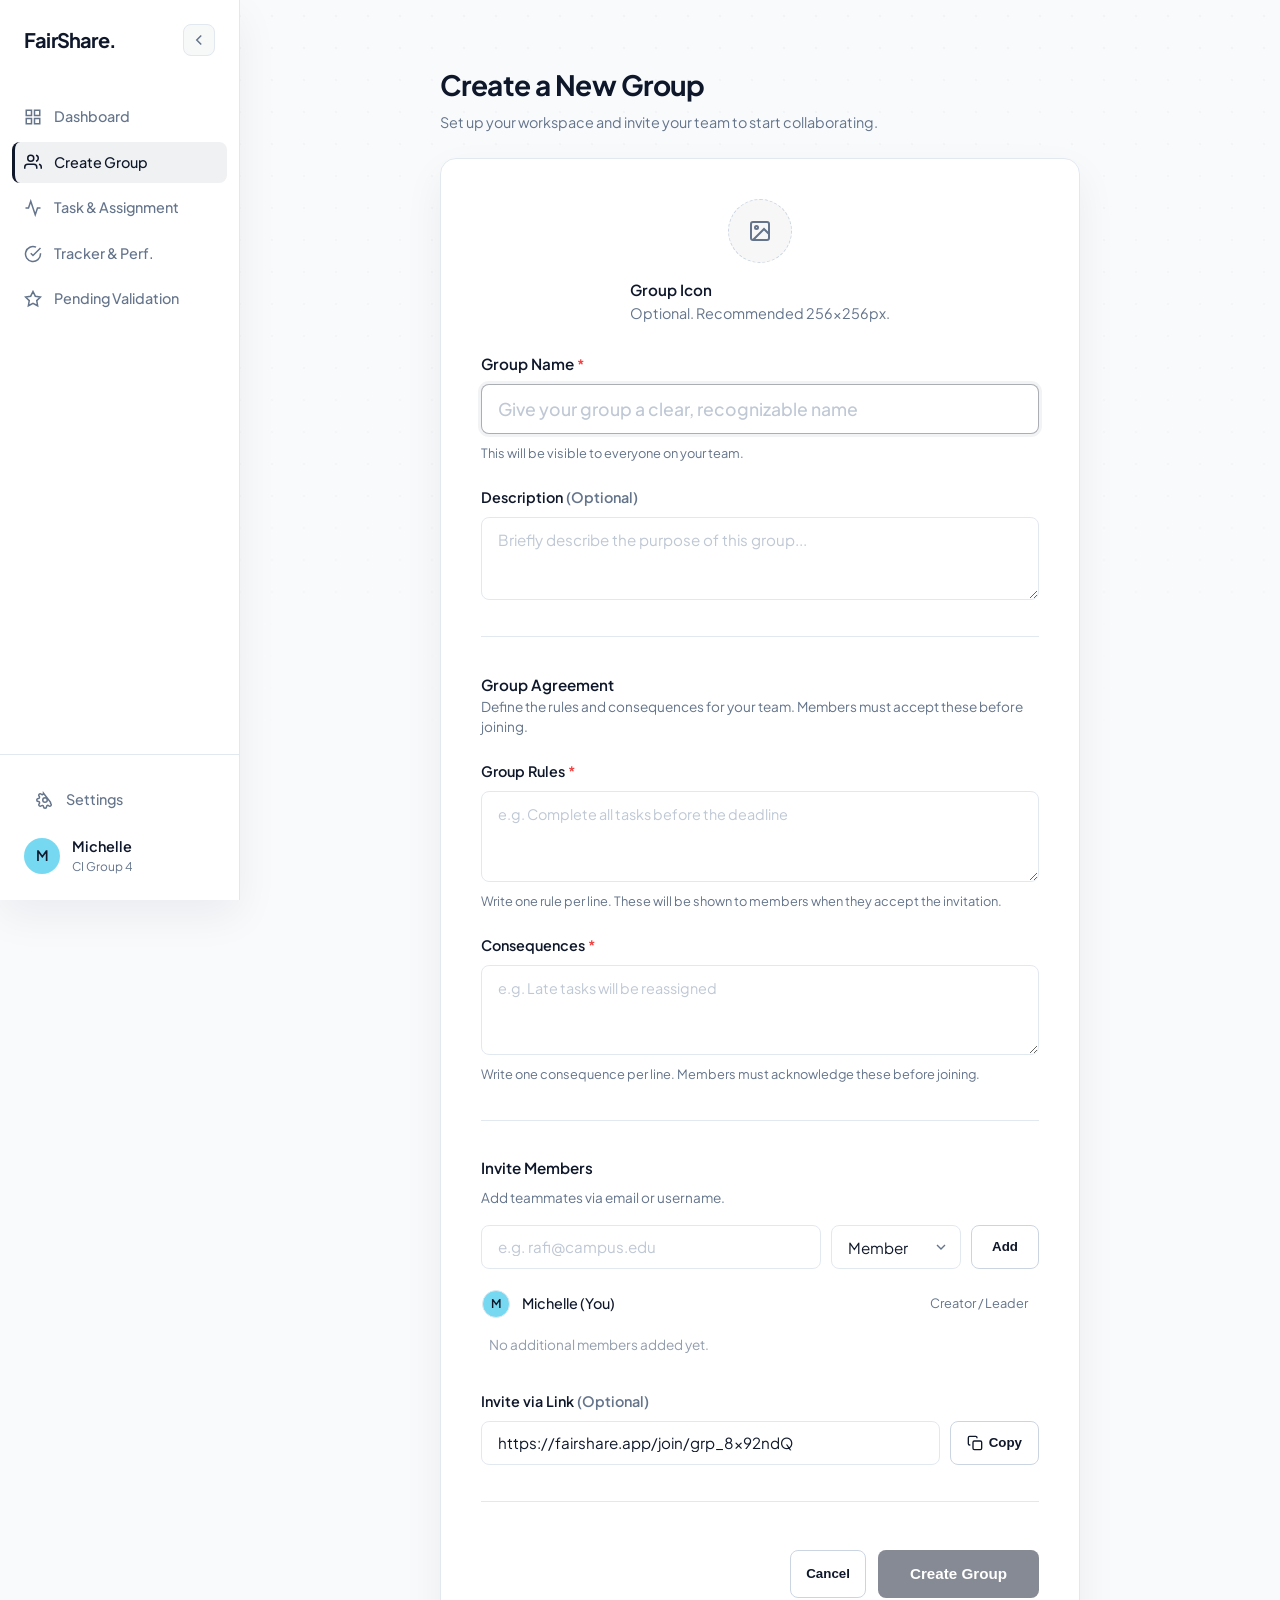
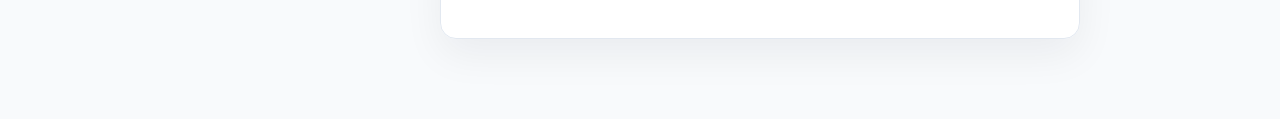
<file: create-group.html>
<!DOCTYPE html>
<html lang="en">
<head>
    <meta charset="UTF-8">
    <meta name="viewport" content="width=device-width, initial-scale=1.0">
    <title>Create Group | FairShare</title>
    <link rel="stylesheet" href="css/dashboard.css">
    <link rel="stylesheet" href="css/create-group.css"> 
    <link rel="icon" type="image/x-icon" href="assets/FairShare Logo.png">
    <link href="https://fonts.googleapis.com/css2?family=Plus+Jakarta+Sans:wght@400;500;600;700&display=swap" rel="stylesheet">
</head>
<body class="light-theme">

    <div class="bg-grid"></div>

    <header class="mobile-header">
        <div class="logo"><span class="logo-text">FairShare.</span></div>
        <button class="mobile-menu-btn" aria-label="Open menu">
            <svg width="24" height="24" viewBox="0 0 24 24" fill="none" stroke="currentColor" stroke-width="2"><line x1="3" y1="12" x2="21" y2="12"></line><line x1="3" y1="6" x2="21" y2="6"></line><line x1="3" y1="18" x2="21" y2="18"></line></svg>
        </button>
    </header>

    <div class="app-container">
        
        <!-- SIDEBAR -->
        <aside class="sidebar" id="sidebar">
            <div class="sidebar-header">
                <a href="index.html" class="logo-link">
                    <img src="assets/FairShare Logo.png" alt="FairShare Logo" class="logo-img" onerror="this.style.display='none';">
                    <span class="logo-text">FairShare.</span>
                </a>
                <button class="desktop-collapse-btn" id="collapseBtn" aria-label="Toggle Sidebar">
                    <svg class="toggle-icon" width="18" height="18" viewBox="0 0 24 24" fill="none" stroke="currentColor" stroke-width="2"><path d="m15 18-6-6 6-6"/></svg>
                </button>
            </div>

            <nav class="sidebar-nav">
                <a href="dashboard.html" class="nav-item" title="Dashboard">
                    <svg width="18" height="18" viewBox="0 0 24 24" fill="none" stroke="currentColor" stroke-width="2"><rect x="3" y="3" width="7" height="7"></rect><rect x="14" y="3" width="7" height="7"></rect><rect x="14" y="14" width="7" height="7"></rect><rect x="3" y="14" width="7" height="7"></rect></svg>
                    <span class="nav-text">Dashboard</span>
                </a>
                <!-- ACTIVE PAGE -->
                <a href="create-group.html" class="nav-item active" title="Create Group">
                    <svg width="18" height="18" viewBox="0 0 24 24" fill="none" stroke="currentColor" stroke-width="2"><path d="M17 21v-2a4 4 0 0 0-4-4H5a4 4 0 0 0-4 4v2"></path><circle cx="9" cy="7" r="4"></circle><path d="M23 21v-2a4 4 0 0 0-3-3.87"></path><path d="M16 3.13a4 4 0 0 1 0 7.75"></path></svg>
                    <span class="nav-text">Create Group</span>
                </a>
                <a href="task.html" class="nav-item" title="Task & Assignment">
                    <svg width="18" height="18" viewBox="0 0 24 24" fill="none" stroke="currentColor" stroke-width="2"><polyline points="22 12 18 12 15 21 9 3 6 12 2 12"></polyline></svg>
                    <span class="nav-text">Task & Assignment</span>
                </a>
                <a href="tracker.html" class="nav-item" title="Tracker & Performance">
                    <svg width="18" height="18" viewBox="0 0 24 24" fill="none" stroke="currentColor" stroke-width="2"><path d="M22 11.08V12a10 10 0 1 1-5.93-9.14"></path><polyline points="22 4 12 14.01 9 11.01"></polyline></svg>
                    <span class="nav-text">Tracker & Perf.</span>
                </a>
                <a href="settings.html" class="nav-item" title="Pending Validation">
                    <svg width="18" height="18" viewBox="0 0 24 24" fill="none" stroke="currentColor" stroke-width="2"><polygon points="12 2 15.09 8.26 22 9.27 17 14.14 18.18 21.02 12 17.77 5.82 21.02 7 14.14 2 9.27 8.91 8.26 12 2"></polygon></svg>
                    <span class="nav-text">Pending Validation</span>
                </a>
            </nav>

            <div class="sidebar-footer">
                <a href="#" class="nav-item" title="Settings">
                    <svg width="18" height="18" viewBox="0 0 24 24" fill="none" stroke="currentColor" stroke-width="2"><circle cx="12" cy="12" r="3"></circle><path d="M19.4 15a1.65 1.65 0 0 0 .33 1.82l.06.06a2 2 0 0 1 0 2.83 2 2 0 0 1-2.83 0l-.06-.06a1.65 1.65 0 0 0-1.82-.33 1.65 1.65 0 0 0-1 1.51V21a2 2 0 0 1-2 2 2 2 0 0 1-2-2v-.09A1.65 1.65 0 0 0 9 19.4a1.65 1.65 0 0 0-1.82.33l-.06.06a2 2 0 0 1-2.83 0 2 2 0 0 1 0-2.83l.06-.06a1.65 1.65 0 0 0 .33-1.82 1.65 1.65 0 0 0-1.51-1H3a2 2 0 0 1-2-2 2 2 0 0 1 2-2h.09A1.65 1.65 0 0 0 4.6 9a1.65 1.65 0 0 0-.33-1.82l-.06-.06a2 2 0 0 1 0-2.83 2 2 0 0 1 2.83 0l.06.06a1.65 1.65 0 0 0 1.82.33H9a1.65 1.65 0 0 0 1-1.51V3z"></path></svg>
                    <span class="nav-text">Settings</span>
                </a>
                <div class="user-profile">
                    <div class="avatar" title="Michelle">M</div>
                    <div class="user-info">
                        <span class="user-name">Michelle</span>
                        <span class="user-role">CI Group 4</span>
                    </div>
                </div>
            </div>
        </aside>

        <!-- MAIN CONTENT AREA -->
        <main class="main-content">
            
            <div class="form-wrapper">
                
                <header class="form-header fade-up-anim" style="animation-delay: 0.1s;">
                    <h1>Create a New Group</h1>
                    <p class="subtitle">Set up your workspace and invite your team to start collaborating.</p>
                </header>

                <form id="createGroupForm" class="create-form card fade-up-anim" style="animation-delay: 0.2s;">
                    
                    <!-- Group Icon -->
                    <div class="form-section icon-section">
                        <div class="icon-upload-circle" id="iconUploadBtn">
                            <svg width="24" height="24" viewBox="0 0 24 24" fill="none" stroke="currentColor" stroke-width="2"><rect x="3" y="3" width="18" height="18" rx="2" ry="2"></rect><circle cx="8.5" cy="8.5" r="1.5"></circle><polyline points="21 15 16 10 5 21"></polyline></svg>
                        </div>
                        <div class="icon-text">
                            <h4>Group Icon</h4>
                            <p class="muted">Optional. Recommended 256x256px.</p>
                        </div>
                    </div>

                    <!-- Core Details -->
                    <div class="form-section">
                        <label for="groupName" class="label-large">Group Name <span class="text-red">*</span></label>
                        <input type="text" id="groupName" class="form-input input-lg" placeholder="Give your group a clear, recognizable name" required autocomplete="off">
                        <span class="helper-text">This will be visible to everyone on your team.</span>
                    </div>

                    <div class="form-section">
                        <label for="groupDesc">Description <span class="muted">(Optional)</span></label>
                        <textarea id="groupDesc" class="form-input" rows="3" placeholder="Briefly describe the purpose of this group..."></textarea>
                    </div>

                    <hr class="divider">

                    <!-- Group Agreement -->
                    <div class="form-section agreement-section">
                        <div class="agreement-header">
                            <label class="label-large">Group Agreement</label>
                            <p class="muted agreement-intro">Define the rules and consequences for your team. Members must accept these before joining.</p>
                        </div>

                        <div class="form-section">
                            <label for="groupRules">Group Rules <span class="text-red">*</span></label>
                            <textarea id="groupRules" class="form-input agreement-textarea" rows="3" placeholder="e.g. Complete all tasks before the deadline" required></textarea>
                            <span class="helper-text">Write one rule per line. These will be shown to members when they accept the invitation.</span>
                        </div>

                        <div class="form-section">
                            <label for="groupConsequences">Consequences <span class="text-red">*</span></label>
                            <textarea id="groupConsequences" class="form-input agreement-textarea" rows="3" placeholder="e.g. Late tasks will be reassigned" required></textarea>
                            <span class="helper-text">Write one consequence per line. Members must acknowledge these before joining.</span>
                        </div>
                    </div>

                    <hr class="divider">

                    <!-- Invite Members -->
                    <div class="form-section">
                        <label class="label-large">Invite Members</label>
                        <p class="muted" style="margin-bottom: 8px; font-size: 0.85rem;">Add teammates via email or username.</p>
                        
                        <div class="invite-row">
                            <input type="text" id="memberInput" class="form-input" placeholder="e.g. rafi@campus.edu" autocomplete="off">
                            <div class="select-wrapper">
                                <select id="memberRole" class="form-select">
                                    <option value="Member">Member</option>
                                    <option value="Leader">Leader</option>
                                </select>
                                <svg class="select-icon" width="16" height="16" viewBox="0 0 24 24" fill="none" stroke="currentColor" stroke-width="2"><polyline points="6 9 12 15 18 9"></polyline></svg>
                            </div>
                            <button type="button" id="addMemberBtn" class="btn btn-secondary">Add</button>
                        </div>
                        
                        <!-- Dynamic List -->
                        <div id="membersList" class="members-list">
                            <!-- Creator stays pinned -->
                            <div class="member-chip is-creator">
                                <div class="avatar-sm">M</div>
                                <div class="chip-info">
                                    <span class="chip-name">Michelle (You)</span>
                                    <span class="chip-role muted">Creator / Leader</span>
                                </div>
                            </div>
                            <!-- Empty state text -->
                            <div id="emptyMembersText" class="empty-members-text">
                                No additional members added yet.
                            </div>
                        </div>
                    </div>

                    <div class="form-section" style="margin-top: 8px;">
                        <label>Invite via Link <span class="muted">(Optional)</span></label>
                        <div class="invite-link-row">
                            <input type="text" id="inviteLinkInput" class="form-input link-input" value="https://fairshare.app/join/grp_8x92ndQ" readonly>
                            <button type="button" id="copyLinkBtn" class="btn btn-secondary btn-icon-text">
                                <svg width="16" height="16" viewBox="0 0 24 24" fill="none" stroke="currentColor" stroke-width="2"><rect x="9" y="9" width="13" height="13" rx="2" ry="2"></rect><path d="M5 15H4a2 2 0 0 1-2-2V4a2 2 0 0 1 2-2h9a2 2 0 0 1 2 2v1"></path></svg>
                                Copy
                            </button>
                        </div>
                    </div>

                    <hr class="divider">

                    <!-- Submit Action -->
                    <div class="form-actions">
                        <button type="button" class="btn btn-secondary" onclick="window.history.back()">Cancel</button>
                        <button type="submit" id="submitGroupBtn" class="btn btn-primary btn-lg" disabled>Create Group</button>
                    </div>

                </form>

            </div>

        </main>
    </div>

    <!-- Success Toast (Hidden by default) -->
    <div id="successToast" class="toast hidden">
        <svg width="20" height="20" viewBox="0 0 24 24" fill="none" stroke="currentColor" stroke-width="2"><path d="M22 11.08V12a10 10 0 1 1-5.93-9.14"></path><polyline points="22 4 12 14.01 9 11.01"></polyline></svg>
        <span>Creating your group...</span>
    </div>

    <div class="sidebar-overlay"></div>
    <script src="js/dashboard.js"></script>
    <script src="js/create-group.js"></script>
</body>
</html>
</file>
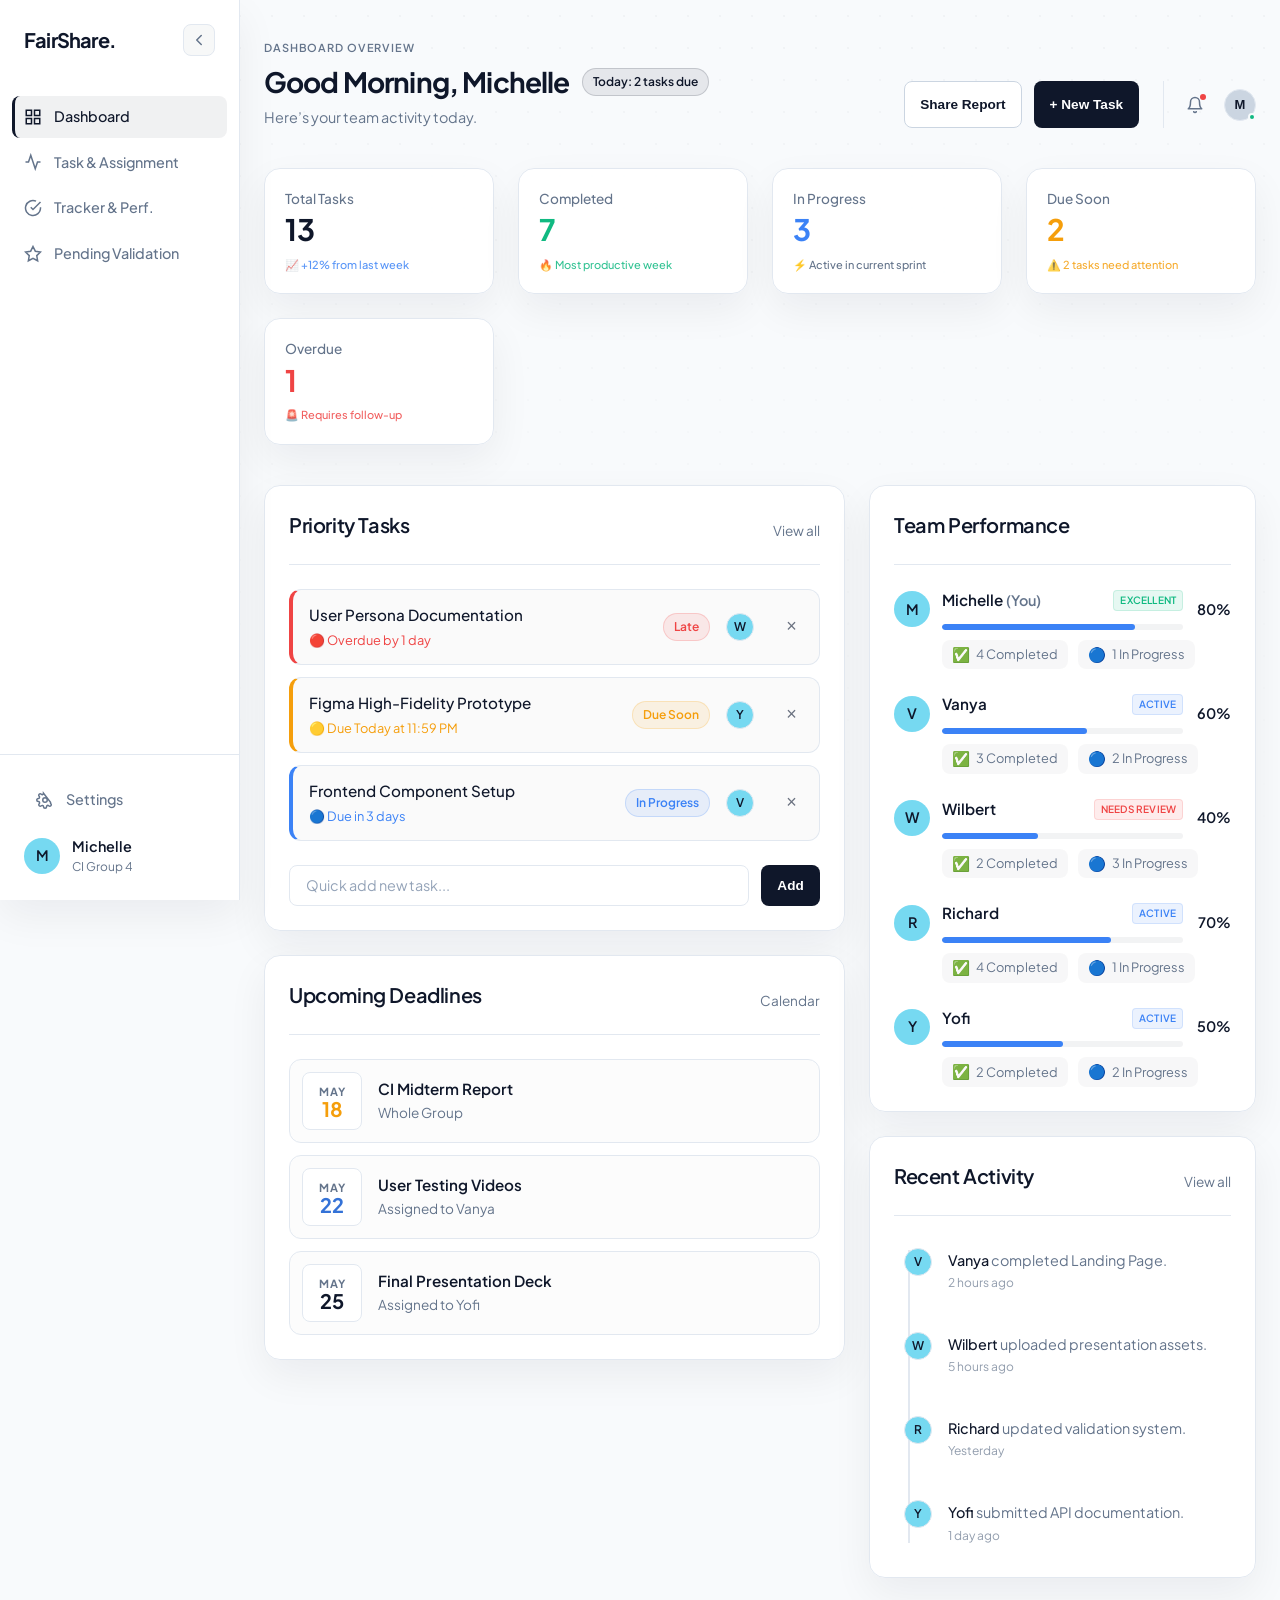
<file: dashboard.html>
<!DOCTYPE html>
<html lang="en">
<head>
    <meta charset="UTF-8">
    <meta name="viewport" content="width=device-width, initial-scale=1.0">
    <title>Dashboard | FairShare</title>
    <link rel="stylesheet" href="css/dashboard.css">
    <link rel="icon" type="image/x-icon" href="assets/FairShare Logo.png">
    <link href="https://fonts.googleapis.com/css2?family=Plus+Jakarta+Sans:wght@400;500;600;700&display=swap" rel="stylesheet">
</head>
<body class="light-theme">

    <div class="bg-grid"></div>

    <header class="mobile-header">
        <div class="logo">
            <span class="logo-text">FairShare.</span>
        </div>
        <button class="mobile-menu-btn" aria-label="Open menu">
            <svg width="24" height="24" viewBox="0 0 24 24" fill="none" stroke="currentColor" stroke-width="2"><line x1="3" y1="12" x2="21" y2="12"></line><line x1="3" y1="6" x2="21" y2="6"></line><line x1="3" y1="18" x2="21" y2="18"></line></svg>
        </button>
    </header>

    <div class="app-container">
        
        <aside class="sidebar" id="sidebar">
            <div class="sidebar-header">
                <a href="index.html" class="logo-link">
                    <img src="assets/FairShare Logo.png" alt="FairShare Logo" class="logo-img" onerror="this.style.display='none';">
                    <span class="logo-text">FairShare.</span>
                </a>
                <button class="desktop-collapse-btn" id="collapseBtn" aria-label="Toggle Sidebar" title="Collapse Sidebar">
                    <svg class="toggle-icon" width="18" height="18" viewBox="0 0 24 24" fill="none" stroke="currentColor" stroke-width="2" stroke-linecap="round" stroke-linejoin="round"><path d="m15 18-6-6 6-6"/></svg>
                </button>
                <button class="close-sidebar-btn" aria-label="Close menu">
                    <svg width="20" height="20" viewBox="0 0 24 24" fill="none" stroke="currentColor" stroke-width="2"><line x1="18" y1="6" x2="6" y2="18"></line><line x1="6" y1="6" x2="18" y2="18"></line></svg>
                </button>
            </div>

            <nav class="sidebar-nav">
                <a href="#" class="nav-item active" title="Dashboard">
                    <svg width="18" height="18" viewBox="0 0 24 24" fill="none" stroke="currentColor" stroke-width="2"><rect x="3" y="3" width="7" height="7"></rect><rect x="14" y="3" width="7" height="7"></rect><rect x="14" y="14" width="7" height="7"></rect><rect x="3" y="14" width="7" height="7"></rect></svg>
                    <span class="nav-text">Dashboard</span>
                </a>
                <a href="task.html" class="nav-item" title="Task & Assignment">
                    <svg width="18" height="18" viewBox="0 0 24 24" fill="none" stroke="currentColor" stroke-width="2"><polyline points="22 12 18 12 15 21 9 3 6 12 2 12"></polyline></svg>
                    <span class="nav-text">Task & Assignment</span>
                </a>
                <a href="tracker.html" class="nav-item" title="Tracker & Performance">
                    <svg width="18" height="18" viewBox="0 0 24 24" fill="none" stroke="currentColor" stroke-width="2"><path d="M22 11.08V12a10 10 0 1 1-5.93-9.14"></path><polyline points="22 4 12 14.01 9 11.01"></polyline></svg>
                    <span class="nav-text">Tracker & Perf.</span>
                </a>
                <a href="validation.html" class="nav-item" title="Pending Validation">
                    <svg width="18" height="18" viewBox="0 0 24 24" fill="none" stroke="currentColor" stroke-width="2"><polygon points="12 2 15.09 8.26 22 9.27 17 14.14 18.18 21.02 12 17.77 5.82 21.02 7 14.14 2 9.27 8.91 8.26 12 2"></polygon></svg>
                    <span class="nav-text">Pending Validation</span>
                </a>
            </nav>

            <div class="sidebar-footer">
                <a href="settings.html" class="nav-item" title="Settings">
                    <svg width="18" height="18" viewBox="0 0 24 24" fill="none" stroke="currentColor" stroke-width="2"><circle cx="12" cy="12" r="3"></circle><path d="M19.4 15a1.65 1.65 0 0 0 .33 1.82l.06.06a2 2 0 0 1 0 2.83 2 2 0 0 1-2.83 0l-.06-.06a1.65 1.65 0 0 0-1.82-.33 1.65 1.65 0 0 0-1 1.51V21a2 2 0 0 1-2 2 2 2 0 0 1-2-2v-.09A1.65 1.65 0 0 0 9 19.4a1.65 1.65 0 0 0-1.82.33l-.06.06a2 2 0 0 1-2.83 0 2 2 0 0 1 0-2.83l.06-.06a1.65 1.65 0 0 0 .33-1.82 1.65 1.65 0 0 0-1.51-1H3a2 2 0 0 1-2-2 2 2 0 0 1 2-2h.09A1.65 1.65 0 0 0 4.6 9a1.65 1.65 0 0 0-.33-1.82l-.06-.06a2 2 0 0 1 0-2.83 2 2 0 0 1 2.83 0l.06.06a1.65 1.65 0 0 0 1.82.33H9a1.65 1.65 0 0 0 1-1.51V3z"></path></svg>
                    <span class="nav-text">Settings</span>
                </a>
                <div class="user-profile">
                    <div class="avatar" title="Michelle">M</div>
                    <div class="user-info">
                        <span class="user-name">Michelle</span>
                        <span class="user-role">CI Group 4</span>
                    </div>
                </div>
            </div>
        </aside>

        <main class="main-content">
            
            <header class="dashboard-header reveal stagger">
                <div>
                    <p class="header-date">Dashboard Overview</p>
                    <div class="title-row">
                        <h1>Good Morning, Michelle</h1>
                        <span class="badge badge-focus">Today: 2 tasks due</span>
                    </div>
                    <p class="subtitle">Here’s your team activity today.</p>
                </div>
                <div class="header-actions">
                    <button class="btn btn-secondary btn-sm">Share Report</button>
                    <button class="btn btn-primary btn-sm">+ New Task</button>
                    
                    <div class="header-controls">
                        <div class="notification-wrapper">
                            <button class="notification-trigger" aria-label="Notifications" title="System Notifications">
                                <svg width="18" height="18" viewBox="0 0 24 24" fill="none" stroke="currentColor" stroke-width="2" stroke-linecap="round" stroke-linejoin="round"><path d="M18 8A6 6 0 0 0 6 8c0 7-3 9-3 9h18s-3-2-3-9"></path><path d="M13.73 21a2 2 0 0 1-3.46 0"></path></svg>
                                <span class="noti-badge-dot"></span>
                            </button>
                            
                            <div class="header-dropdown noti-dropdown">
                                <div class="dropdown-caption">Notifications</div>
                                <div class="dropdown-link-item">
                                    <p><strong>Michelle</strong> assigned you to <span>Figma Prototype</span></p>
                                    <small>2 hours ago</small>
                                </div>
                                <div class="dropdown-link-item">
                                    <p><strong>Richard</strong> requested peer validation on <span>Component Setup</span></p>
                                    <small>Yesterday</small>
                                </div>
                                <div class="dropdown-link-item">
                                    <p><strong>Yofi</strong> pushed changes to <span>API Docs</span></p>
                                    <small>2 days ago</small>
                                </div>
                            </div>
                        </div>

                        <div class="header-profile-status">
                            <button class="profile-trigger-btn" aria-label="User Profile" title="Michelle">
                                <div class="avatar-sm header-avatar">M</div>
                                <span class="fake-online-dot" title="Active Collaboration Connection"></span>
                            </button>
                            
                            <div class="header-dropdown profile-dropdown">
                                <div class="dropdown-caption">Workspace Identity</div>
                                <div class="dropdown-link-item" style="cursor: default; background: transparent;">
                                    <p style="font-weight: 600;">Michelle</p>
                                    <small style="color: var(--text-secondary); margin-top: 1px;">michelle@binus.ac.id</small>
                                </div>
                                <div class="dropdown-divider"></div>
                                <a href="settings.html" class="dropdown-link-item">
                                    <p>Workspace Settings</p>
                                </a>
                                <button class="dropdown-link-item" style="color: var(--status-late);">
                                    <p>Sign Out Workspace</p>
                                </button>
                            </div>
                        </div>
                    </div>
                </div>
            </header>

            <section class="quick-stats reveal stagger">
                <div class="stat-card card">
                    <h3 class="stat-title">Total Tasks</h3>
                    <div class="stat-value">13</div>
                    <div class="stat-support-text text-dim-blue">📈 +12% from last week</div>
                </div>
                <div class="stat-card card">
                    <h3 class="stat-title">Completed</h3>
                    <div class="stat-value text-green">7</div>
                    <div class="stat-support-text text-dim-green">🔥 Most productive week</div>
                </div>
                <div class="stat-card card">
                    <h3 class="stat-title">In Progress</h3>
                    <div class="stat-value text-blue">3</div>
                    <div class="stat-support-text">⚡ Active in current sprint</div>
                </div>
                <div class="stat-card card">
                    <h3 class="stat-title">Due Soon</h3>
                    <div class="stat-value text-yellow">2</div>
                    <div class="stat-support-text text-dim-yellow">⚠️ 2 tasks need attention</div>
                </div>
                <div class="stat-card card">
                    <h3 class="stat-title">Overdue</h3>
                    <div class="stat-value text-red">1</div>
                    <div class="stat-support-text text-dim-red">🚨 Requires follow-up</div>
                </div>
            </section>

            <div class="dashboard-grid">
                
                <div class="grid-col-left">
                    
                    <section class="task-overview card reveal stagger">
                        <div class="card-header">
                            <h2>Priority Tasks</h2>
                            <a href="#" class="view-all">View all</a>
                        </div>
                        
                        <div class="task-list">
                            
                            <a href="#" class="task-item task-red">
                                <div class="task-info">
                                    <h3 class="task-title">User Persona Documentation</h3>
                                    <span class="task-meta text-red">🔴 Overdue by 1 day</span>
                                </div>
                                <div class="task-actions">
                                    <span class="badge badge-late">Late</span>
                                    <div class="avatar-sm" title="Assigned to Wilbert">W</div>
                                    <button class="task-delete-btn" title="Delete Task">&times;</button>
                                </div>
                            </a>

                            <a href="#" class="task-item task-yellow">
                                <div class="task-info">
                                    <h3 class="task-title">Figma High-Fidelity Prototype</h3>
                                    <span class="task-meta text-yellow">🟡 Due Today at 11:59 PM</span>
                                </div>
                                <div class="task-actions">
                                    <span class="badge badge-warning">Due Soon</span>
                                    <div class="avatar-sm" title="Assigned to Yofi">Y</div>
                                    <button class="task-delete-btn" title="Delete Task">&times;</button>
                                </div>
                            </a>

                            <a href="#" class="task-item task-blue">
                                <div class="task-info">
                                    <h3 class="task-title">Frontend Component Setup</h3>
                                    <span class="task-meta text-blue">🔵 Due in 3 days</span>
                                </div>
                                <div class="task-actions">
                                    <span class="badge badge-progress">In Progress</span>
                                    <div class="avatar-sm" title="Assigned to Vanya">V</div>
                                    <button class="task-delete-btn" title="Delete Task">&times;</button>
                                </div>
                            </a>

                            <a href="#" class="task-item task-blue extra-task" style="display: none;">
                                <div class="task-info">
                                    <h3 class="task-title">CI Interview Transcripts</h3>
                                    <span class="task-meta text-blue">🔵 Due in 4 days</span>
                                </div>
                                <div class="task-actions">
                                    <span class="badge badge-progress">In Progress</span>
                                    <div class="avatar-sm"  title="Assigned to Wilbert">W</div>
                                    <button class="task-delete-btn" title="Delete Task">&times;</button>
                                </div>
                            </a>

                            <a href="#" class="task-item task-yellow extra-task" style="display: none;">
                                <div class="task-info">
                                    <h3 class="task-title">Usability Testing Plan</h3>
                                    <span class="task-meta text-yellow">🟡 Due in 1 day</span>
                                </div>
                                <div class="task-actions">
                                    <span class="badge badge-warning">Due Soon</span>
                                    <div class="avatar-sm" style="background: #1F2937;" title="Assigned to Richard">R</div>
                                    <button class="task-delete-btn" title="Delete Task">&times;</button>
                                </div>
                            </a>

                            <a href="#" class="task-item task-blue extra-task" style="display: none;">
                                <div class="task-info">
                                    <h3 class="task-title">Deployment & QA Checklist</h3>
                                    <span class="task-meta text-blue">🔵 Due in 6 days</span>
                                </div>
                                <div class="task-actions">
                                    <span class="badge badge-progress">In Progress</span>
                                    <div class="avatar-sm" style="background: #4B5563;" title="Assigned to Yofi">Y</div>
                                    <button class="task-delete-btn" title="Delete Task">&times;</button>
                                </div>
                            </a>

                        </div>

                        <div class="quick-add">
                            <input type="text" placeholder="Quick add new task..." class="quick-add-input">
                            <button class="btn btn-primary btn-sm">Add</button>
                        </div>
                    </section>

                    <section class="upcoming-deadlines card reveal collapse-widget">
                        <div class="card-header">
                            <h2>Upcoming Deadlines</h2>
                            <a href="#" class="view-all">Calendar</a>
                        </div>
                        <div class="deadline-list">
                            <div class="deadline-item">
                                <div class="date-box box-yellow">
                                    <span class="month">MAY</span>
                                    <span class="day">18</span>
                                </div>
                                <div class="deadline-info">
                                    <h4>CI Midterm Report</h4>
                                    <p class="muted">Whole Group</p>
                                </div>
                            </div>
                            <div class="deadline-item">
                                <div class="date-box box-blue">
                                    <span class="month">MAY</span>
                                    <span class="day">22</span>
                                </div>
                                <div class="deadline-info">
                                    <h4>User Testing Videos</h4>
                                    <p class="muted">Assigned to Vanya</p>
                                </div>
                            </div>
                            <div class="deadline-item">
                                <div class="date-box box-default">
                                    <span class="month">MAY</span>
                                    <span class="day">25</span>
                                </div>
                                <div class="deadline-info">
                                    <h4>Final Presentation Deck</h4>
                                    <p class="muted">Assigned to Yofi</p>
                                </div>
                            </div>
                        </div>
                    </section>
                </div>

                <div class="grid-col-right">
                    
                    <section class="contributor-tracker card reveal stagger">
                        <div class="card-header">
                            <h2>Team Performance</h2>
                        </div>
                        
                        <div class="contributor-list">
                            <div class="contributor-item">
                                <div class="contributor-main">
                                    <div class="avatar">M</div>
                                    <div class="contributor-info">
                                        <div class="contributor-main-header">
                                            <h4>Michelle <span class="muted">(You)</span></h4>
                                            <span class="contributor-status-tag tag-excellent">Excellent</span>
                                        </div>
                                        <div class="progress-bar"><div class="progress-fill fill-blue" style="width: 80%;"></div></div>
                                    </div>
                                    <div class="contributor-percent">80%</div>
                                </div>
                                <div class="contributor-breakdown">
                                    <span class="stat-badge"><span class="icon">✅</span> 4 Completed</span>
                                    <span class="stat-badge"><span class="icon">🔵</span> 1 In Progress</span>
                                </div>
                            </div>

                            <div class="contributor-item">
                                <div class="contributor-main">
                                    <div class="avatar">V</div>
                                    <div class="contributor-info">
                                        <div class="contributor-main-header">
                                            <h4>Vanya</h4>
                                            <span class="contributor-status-tag tag-active">Active</span>
                                        </div>
                                        <div class="progress-bar"><div class="progress-fill fill-blue" style="width: 60%;"></div></div>
                                    </div>
                                    <div class="contributor-percent">60%</div>
                                </div>
                                <div class="contributor-breakdown">
                                    <span class="stat-badge"><span class="icon">✅</span> 3 Completed</span>
                                    <span class="stat-badge"><span class="icon">🔵</span> 2 In Progress</span>
                                </div>
                            </div>

                            <div class="contributor-item">
                                <div class="contributor-main">
                                    <div class="avatar" >W</div>
                                    <div class="contributor-info">
                                        <div class="contributor-main-header">
                                            <h4>Wilbert</h4>
                                            <span class="contributor-status-tag tag-review">Needs Review</span>
                                        </div>
                                        <div class="progress-bar"><div class="progress-fill fill-blue" style="width: 40%;"></div></div>
                                    </div>
                                    <div class="contributor-percent">40%</div>
                                </div>
                                <div class="contributor-breakdown">
                                    <span class="stat-badge"><span class="icon">✅</span> 2 Completed</span>
                                    <span class="stat-badge"><span class="icon">🔵</span> 3 In Progress</span>
                                </div>
                            </div>

                            <div class="contributor-item">
                                <div class="contributor-main">
                                    <div class="avatar">R</div>
                                    <div class="contributor-info">
                                        <div class="contributor-main-header">
                                            <h4>Richard</h4>
                                            <span class="contributor-status-tag tag-active">Active</span>
                                        </div>
                                        <div class="progress-bar"><div class="progress-fill fill-blue" style="width: 70%;"></div></div>
                                        </div>
                                    <div class="contributor-percent">70%</div>
                                </div>
                                <div class="contributor-breakdown">
                                    <span class="stat-badge"><span class="icon">✅</span> 4 Completed</span>
                                    <span class="stat-badge"><span class="icon">🔵</span> 1 In Progress</span>
                                </div>
                            </div>

                            <div class="contributor-item">
                                <div class="contributor-main">
                                    <div class="avatar" >Y</div>
                                    <div class="contributor-info">
                                        <div class="contributor-main-header">
                                            <h4>Yofi</h4>
                                            <span class="contributor-status-tag tag-active">Active</span>
                                        </div>
                                        <div class="progress-bar"><div class="progress-fill fill-blue" style="width: 50%;"></div></div>
                                    </div>
                                    <div class="contributor-percent">50%</div>
                                </div>
                                <div class="contributor-breakdown">
                                    <span class="stat-badge"><span class="icon">✅</span> 2 Completed</span>
                                    <span class="stat-badge"><span class="icon">🔵</span> 2 In Progress</span>
                                </div>
                            </div>
                        </div>
                    </section>

                    <section class="activity-log card reveal">
                        <div class="card-header">
                            <h2>Recent Activity</h2>
                            <a href="#" class="view-all">View all</a>
                        </div>
                        <div class="activity-feed">
                            <div class="activity-item">
                                <div class="avatar-sm" >V</div>
                                <div class="activity-content">
                                    <p><strong>Vanya</strong> completed Landing Page.</p>
                                    <span class="activity-time">2 hours ago</span>
                                </div>
                            </div>
                            <div class="activity-item">
                                <div class="avatar-sm" >W</div>
                                <div class="activity-content">
                                    <p><strong>Wilbert</strong> uploaded presentation assets.</p>
                                    <span class="activity-time">5 hours ago</span>
                                </div>
                            </div>
                            <div class="activity-item">
                                <div class="avatar-sm">R</div>
                                <div class="activity-content">
                                    <p><strong>Richard</strong> updated validation system.</p>
                                    <span class="activity-time">Yesterday</span>
                                </div>
                            </div>
                            <div class="activity-item">
                                <div class="avatar-sm" >Y</div>
                                <div class="activity-content">
                                    <p><strong>Yofi</strong> submitted API documentation.</p>
                                    <span class="activity-time">1 day ago</span>
                                </div>
                            </div>
                            
                            <div class="activity-item extra-activity" style="display: none;">
                                <div class="avatar-sm" >Y</div>
                                <div class="activity-content">
                                    <p><strong>Yofi</strong> polished Dashboard Quick Stats.</p>
                                    <span class="activity-time">2 days ago</span>
                                </div>
                            </div>
                            <div class="activity-item extra-activity" style="display: none;">
                                <div class="avatar-sm" style="background: var(--border-hover);">V</div>
                                <div class="activity-content">
                                    <p><strong>Vanya</strong> resolved Navbar animation glitch.</p>
                                    <span class="activity-time">2 days ago</span>
                                </div>
                            </div>
                            <div class="activity-item extra-activity" style="display: none;">
                                <div class="avatar-sm" style="background: #4B5563;">R</div>
                                <div class="activity-content">
                                    <p><strong>Richard</strong> refined User Testing scripts.</p>
                                    <span class="activity-time">3 days ago</span>
                                </div>
                            </div>
                        </div>
                    </section>

                </div>
            </div>
        </main>
    </div>

    <div class="sidebar-overlay"></div>

    <div class="toast-container" id="toastContainer"></div>

    <script src="js/dashboard.js"></script>
</body>
</html>
</file>
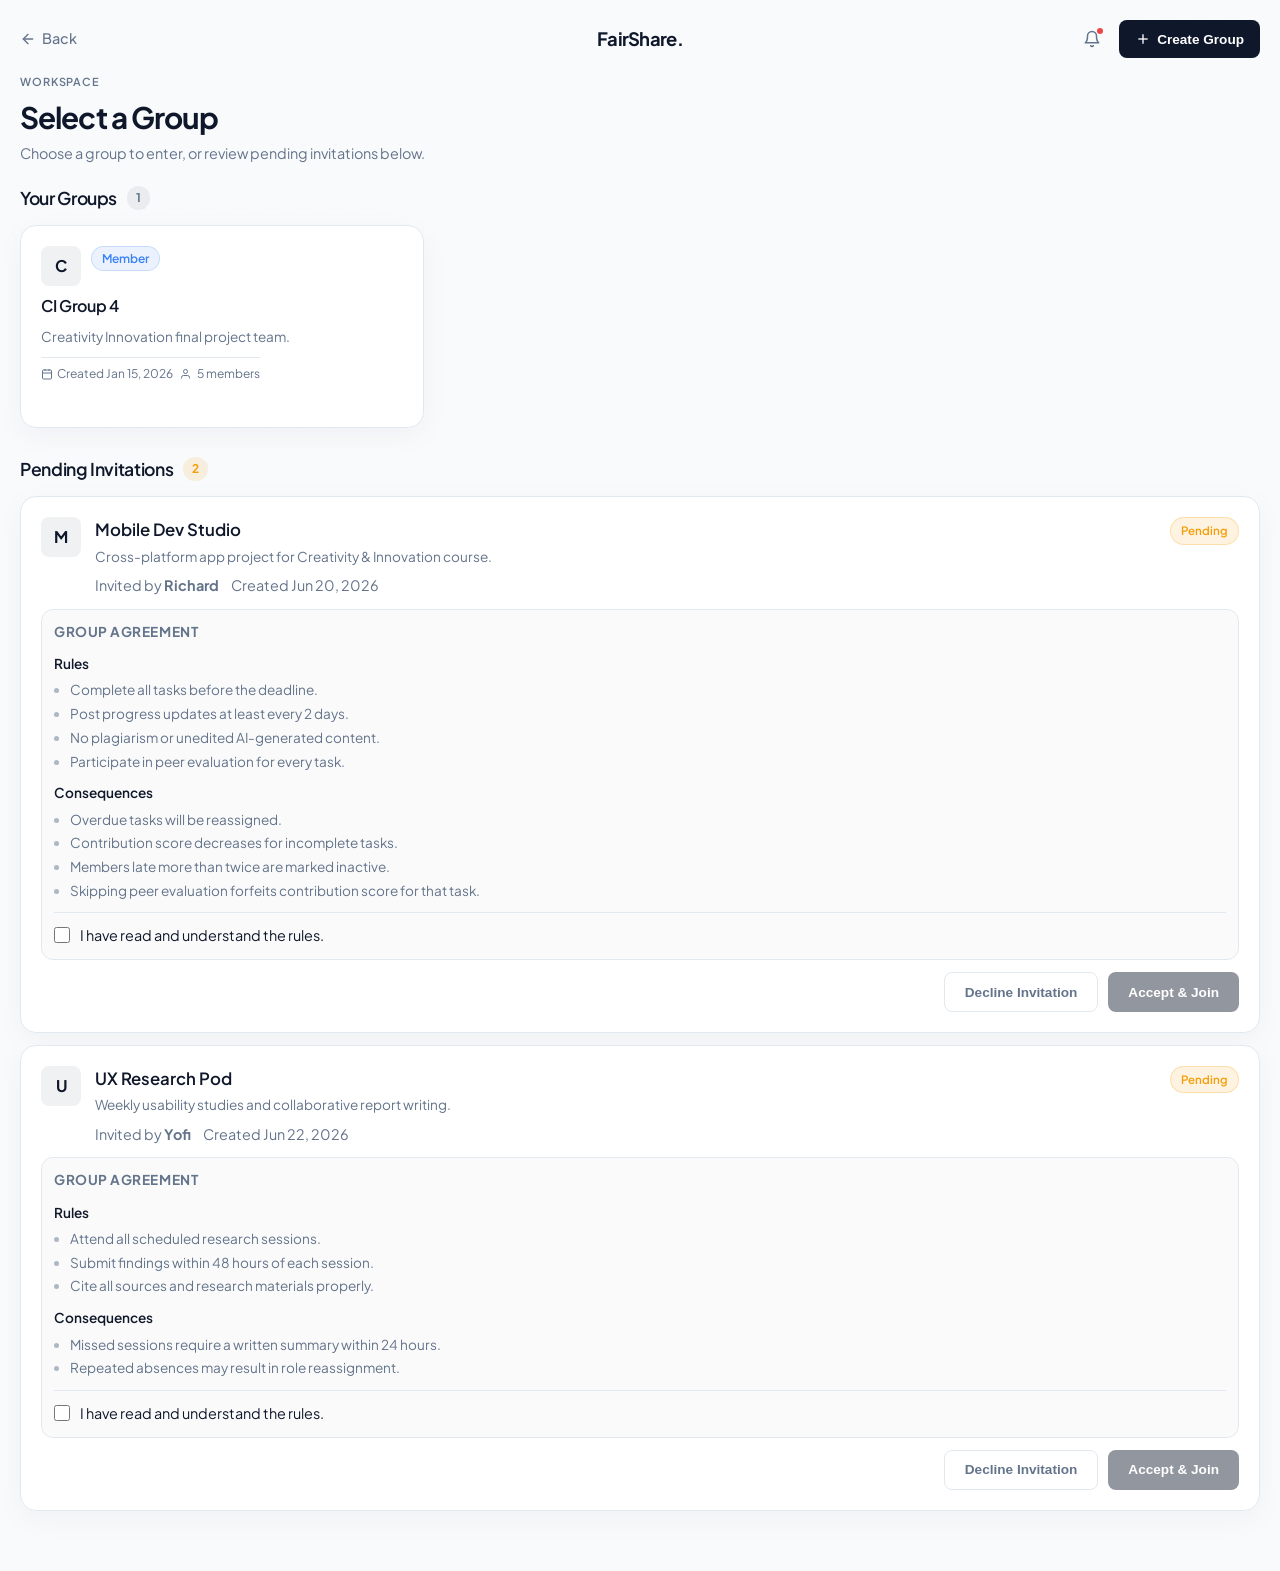
<file: groups.html>
<!DOCTYPE html>
<html lang="en">
<head>
    <meta charset="UTF-8">
    <meta name="viewport" content="width=device-width, initial-scale=1.0">
    <title>Select Group | FairShare</title>
    <link rel="stylesheet" href="css/dashboard.css">
    <link rel="stylesheet" href="css/create-group.css">
    <link rel="stylesheet" href="css/groups.css">
    <link rel="icon" type="image/x-icon" href="assets/FairShare Logo.png">
    <link href="https://fonts.googleapis.com/css2?family=Plus+Jakarta+Sans:wght@400;500;600;700&display=swap" rel="stylesheet">
</head>
<body class="light-theme groups-page">

    <div class="bg-grid"></div>

    <div class="groups-layout">

        <!-- Top Bar -->
        <header class="groups-topbar">
            <a href="index.html" class="back-button">
                <svg width="16" height="16" viewBox="0 0 24 24" fill="none" stroke="currentColor" stroke-width="2" stroke-linecap="round" stroke-linejoin="round">
                    <line x1="19" y1="12" x2="5" y2="12"></line>
                    <polyline points="12 19 5 12 12 5"></polyline>
                </svg>
                Back
            </a>

            <a href="index.html" class="groups-logo">
                <span class="logo-text">FairShare.</span>
            </a>

            <div class="groups-topbar-actions">
                <div class="notification-wrapper">
                    <button class="notification-trigger" id="notiTrigger" aria-label="Notifications" title="Notifications">
                        <svg width="18" height="18" viewBox="0 0 24 24" fill="none" stroke="currentColor" stroke-width="2" stroke-linecap="round" stroke-linejoin="round"><path d="M18 8A6 6 0 0 0 6 8c0 7-3 9-3 9h18s-3-2-3-9"></path><path d="M13.73 21a2 2 0 0 1-3.46 0"></path></svg>
                        <span class="noti-badge-dot"></span>
                    </button>
                    <div class="header-dropdown noti-dropdown" id="notiDropdown">
                        <div class="dropdown-caption">Notifications</div>
                        <div class="dropdown-link-item">
                            <p><strong>Richard</strong> invited you to <span>Mobile Dev Studio</span></p>
                            <small>2 hours ago</small>
                        </div>
                        <div class="dropdown-link-item">
                            <p><strong>Yofi</strong> invited you to <span>UX Research Pod</span></p>
                            <small>Yesterday</small>
                        </div>
                        <div class="dropdown-link-item">
                            <p>Your task <span>Figma Prototype</span> is due tomorrow</p>
                            <small>3 days ago</small>
                        </div>
                    </div>
                </div>
                <button type="button" id="openCreateGroupBtn" class="btn btn-primary btn-sm">
                    <svg width="16" height="16" viewBox="0 0 24 24" fill="none" stroke="currentColor" stroke-width="2"><line x1="12" y1="5" x2="12" y2="19"></line><line x1="5" y1="12" x2="19" y2="12"></line></svg>
                    Create Group
                </button>
            </div>
        </header>

        <main class="groups-main">

            <header class="groups-header fade-up-anim">
                <div>
                    <p class="header-date">Workspace</p>
                    <h1>Select a Group</h1>
                    <p class="subtitle">Choose a group to enter, or review pending invitations below.</p>
                </div>
            </header>

            <!-- Joined Groups -->
            <section class="groups-section fade-up-anim" style="animation-delay: 0.1s;">
                <div class="section-heading">
                    <h2>Your Groups</h2>
                    <span class="section-count" id="joinedCount">0</span>
                </div>
                <div id="joinedGroupsGrid" class="groups-grid"></div>
                <p id="joinedEmpty" class="empty-state hidden">You haven't joined any groups yet. Create one or accept an invitation.</p>
            </section>

            <!-- Pending Invitations -->
            <section class="groups-section fade-up-anim" style="animation-delay: 0.2s;">
                <div class="section-heading">
                    <h2>Pending Invitations</h2>
                    <span class="section-count section-count-pending" id="pendingCount">0</span>
                </div>
                <div id="pendingInvitesList" class="invites-list"></div>
                <p id="pendingEmpty" class="empty-state hidden">No pending invitations right now.</p>
            </section>

        </main>
    </div>

    <!-- Create Group Modal -->
    <div id="createGroupModal" class="modal-overlay" aria-hidden="true">
        <div class="modal-panel" role="dialog" aria-modal="true" aria-labelledby="createGroupTitle">
            <div class="modal-header">
                <div>
                    <h2 id="createGroupTitle">Create a New Group</h2>
                    <p>Set up your workspace and invite your team.</p>
                </div>
                <button type="button" class="modal-close" id="closeCreateGroupBtn" aria-label="Close">
                    <svg width="20" height="20" viewBox="0 0 24 24" fill="none" stroke="currentColor" stroke-width="2"><line x1="18" y1="6" x2="6" y2="18"></line><line x1="6" y1="6" x2="18" y2="18"></line></svg>
                </button>
            </div>
            <div class="modal-body">
                <form id="createGroupForm" class="create-form">
                    <div class="form-section">
                        <label for="groupName" class="label-large">Group Name <span class="text-red">*</span></label>
                        <input type="text" id="groupName" class="form-input input-lg" placeholder="Give your group a clear name" required autocomplete="off">
                    </div>

                    <div class="form-section">
                        <label for="groupDesc">Description <span class="muted">(Optional)</span></label>
                        <textarea id="groupDesc" class="form-input" rows="2" placeholder="Briefly describe this group..."></textarea>
                    </div>

                    <div class="form-section agreement-section">
                        <label class="label-large">Group Agreement</label>
                        <div class="form-section">
                            <label for="groupRules">Group Rules <span class="text-red">*</span></label>
                            <textarea id="groupRules" class="form-input agreement-textarea" rows="2" placeholder="e.g. Complete all tasks before the deadline" required></textarea>
                        </div>
                        <div class="form-section">
                            <label for="groupConsequences">Consequences <span class="text-red">*</span></label>
                            <textarea id="groupConsequences" class="form-input agreement-textarea" rows="2" placeholder="e.g. Late tasks will be reassigned" required></textarea>
                        </div>
                    </div>

                    <div class="form-section">
                        <label class="label-large">Invite Members</label>
                        <div class="invite-row">
                            <input type="text" id="memberInput" class="form-input" placeholder="e.g. rafi@campus.edu" autocomplete="off">
                            <div class="select-wrapper">
                                <select id="memberRole" class="form-select">
                                    <option value="Member">Member</option>
                                    <option value="Leader">Leader</option>
                                </select>
                                <svg class="select-icon" width="16" height="16" viewBox="0 0 24 24" fill="none" stroke="currentColor" stroke-width="2"><polyline points="6 9 12 15 18 9"></polyline></svg>
                            </div>
                            <button type="button" id="addMemberBtn" class="btn btn-secondary">Add</button>
                        </div>
                        <div id="membersList" class="members-list">
                            <div class="member-chip is-creator">
                                <div class="avatar-sm">M</div>
                                <div class="chip-info">
                                    <span class="chip-name">Michelle (You)</span>
                                    <span class="chip-role muted">Creator / Leader</span>
                                </div>
                            </div>
                            <div id="emptyMembersText" class="empty-members-text">No additional members added yet.</div>
                        </div>
                    </div>

                    <div class="form-actions">
                        <button type="button" class="btn btn-secondary" id="cancelCreateGroupBtn">Cancel</button>
                        <button type="submit" id="submitGroupBtn" class="btn btn-primary btn-lg" disabled>Create Group</button>
                    </div>
                </form>
            </div>
        </div>
    </div>

    <div id="toastContainer" class="toast-container"></div>

    <script src="js/groups.js"></script>
</body>
</html>
</file>
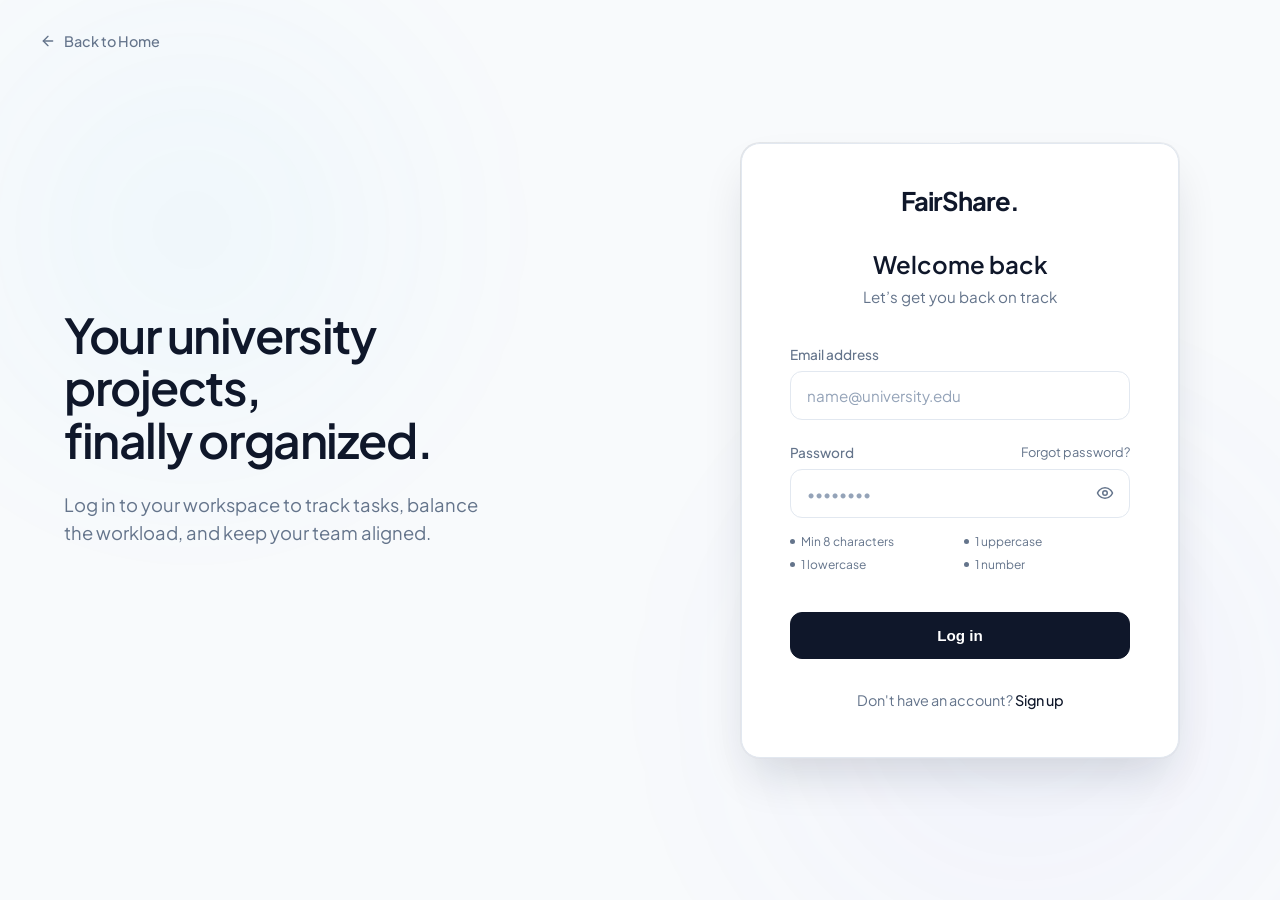
<file: login.html>
<!DOCTYPE html>
<html lang="en">
<head>
    <meta charset="UTF-8">
    <meta name="viewport" content="width=device-width, initial-scale=1.0">
    <title>Log in to FairShare</title>
    <link rel="stylesheet" href="css/login.css">
    <link rel="icon" type="image/x-icon" href="assets/FairShare Logo.png">
    <link href="https://fonts.googleapis.com/css2?family=Plus+Jakarta+Sans:wght@400;500;600;700&display=swap" rel="stylesheet">
</head>
<body class="light-theme">

    <!-- Tombol Back to Home Baru -->
    <a href="index.html" class="back-button">
        <svg xmlns="http://www.w3.org/2000/svg" width="16" height="16" viewBox="0 0 24 24" fill="none" stroke="currentColor" stroke-width="2" stroke-linecap="round" stroke-linejoin="round">
            <line x1="19" y1="12" x2="5" y2="12"></line>
            <polyline points="12 19 5 12 12 5"></polyline>
        </svg>
        Back to Home
    </a>

    <main class="saas-layout">
        <!-- Soft moving background blur shapes -->
        <div class="ambient-mesh">
            <div class="blob blob-1"></div>
            <div class="blob blob-2"></div>
        </div>

        <!-- Left: Brand & Context -->
        <section class="brand-section slide-up" style="--delay: 0s;">
            <div class="brand-copy">
                <h1>Your university projects, <br>finally organized.</h1>
                <p>Log in to your workspace to track tasks, balance the workload, and keep your team aligned.</p>
            </div>
        </section>

        <!-- Right: Floating Action Panel -->
        <section class="form-section">
            <div class="floating-card slide-up" style="--delay: 0.1s;">
                <!-- Inner card acts as the background, leaving a 1px gap for the glowing border -->
                <div class="floating-card-inner">
                    
                    <!-- Tempat Anda Memasukkan Logo -->
                    <div class="logo-container">
                        <!-- Ganti "logo.png" dengan path logo asli Anda -->
                        <img src="assets/FairShare Logo.png" alt="FairShare" class="brand-logo" onerror="this.style.display='none'">
                        <span class="logo-text">FairShare.</span>
                    </div>

                    <div class="card-header">
                        <h2>Welcome back</h2>
                        <p>Let’s get you back on track</p>
                    </div>

                    <!-- Hidden Error Banner -->
                    <div id="error-banner" class="error-banner">
                        <svg xmlns="http://www.w3.org/2000/svg" width="16" height="16" viewBox="0 0 24 24" fill="none" stroke="currentColor" stroke-width="2" stroke-linecap="round" stroke-linejoin="round">
                            <circle cx="12" cy="12" r="10"></circle>
                            <line x1="12" y1="8" x2="12" y2="12"></line>
                            <line x1="12" y1="16" x2="12.01" y2="16"></line>
                        </svg>
                        <span>Email or password doesn't match. Try again.</span>
                    </div>

                    <form id="loginForm" class="login-form">
                        <div class="form-group">
                            <label for="email">Email address</label>
                            <input type="email" id="email" name="email" placeholder="name@university.edu" required autocomplete="email">
                        </div>

                        <div class="form-group">
                            <div class="label-row">
                                <label for="password">Password</label>
                                <a href="#forgot" class="link-muted">Forgot password?</a>
                            </div>
                            
                            <div class="input-wrapper">
                                <input type="password" id="password" name="password" placeholder="••••••••" required autocomplete="current-password">
                                <button type="button" class="password-toggle" aria-label="Toggle password visibility">
                                    <svg class="eye-icon" xmlns="http://www.w3.org/2000/svg" width="18" height="18" viewBox="0 0 24 24" fill="none" stroke="currentColor" stroke-width="2" stroke-linecap="round" stroke-linejoin="round">
                                        <path d="M2 12s3-7 10-7 10 7 10 7-3 7-10 7-10-7-10-7Z"/>
                                        <circle cx="12" cy="12" r="3"/>
                                    </svg>
                                </button>
                            </div>

                            <!-- Real-time Validation UI -->
                            <ul class="password-reqs">
                                <li id="req-len" class="invalid"><span></span> Min 8 characters</li>
                                <li id="req-up" class="invalid"><span></span> 1 uppercase</li>
                                <li id="req-low" class="invalid"><span></span> 1 lowercase</li>
                                <li id="req-num" class="invalid"><span></span> 1 number</li>
                            </ul>
                        </div>

                        <button type="submit" id="submitBtn" class="btn btn-primary" disabled>Log in</button>
                    </form>

                    <div class="card-footer">
                        <p>Don't have an account? <a href="signup.html" class="link-highlight">Sign up</a></p>
                    </div>
                </div>
            </div>
        </section>
    </main>

    <script src="js/login.js"></script>
</body>
</html>
</file>
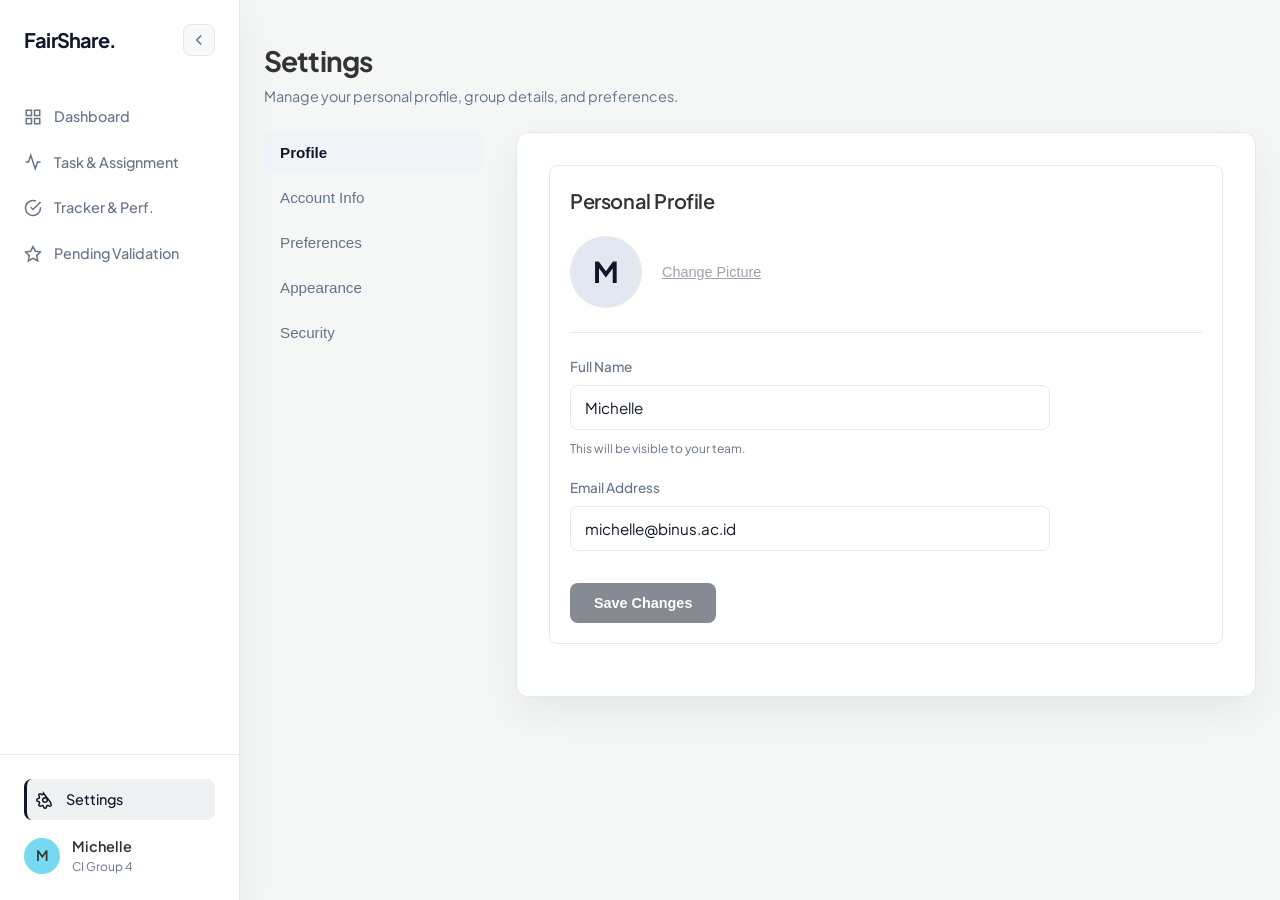
<file: settings.html>
<!DOCTYPE html>
<html lang="en">
<head>
    <meta charset="UTF-8">
    <meta name="viewport" content="width=device-width, initial-scale=1.0">
    <title>Settings | FairShare</title>
    <link rel="stylesheet" href="css/dashboard.css">
    <link rel="stylesheet" href="css/settings.css">
    <link rel="icon" type="image/x-icon" href="assets/FairShare Logo.png">
    <link href="https://fonts.googleapis.com/css2?family=Plus+Jakarta+Sans:wght@400;500;600;700&display=swap" rel="stylesheet">
</head>
<body class="light-theme">

    <div class="bg-grid"></div>

    <header class="mobile-header">
        <div class="logo"><span class="logo-text">FairShare.</span></div>
        <button class="mobile-menu-btn" aria-label="Open menu">
            <svg width="24" height="24" viewBox="0 0 24 24" fill="none" stroke="currentColor" stroke-width="2"><line x1="3" y1="12" x2="21" y2="12"></line><line x1="3" y1="6" x2="21" y2="6"></line><line x1="3" y1="18" x2="21" y2="18"></line></svg>
        </button>
    </header>

    <div class="app-container">
        
        <!-- SIDEBAR -->
        <aside class="sidebar" id="sidebar">
            <div class="sidebar-header">
                <a href="index.html" class="logo-link">
                    <img src="assets/FairShare Logo.png" alt="FairShare Logo" class="logo-img" onerror="this.style.display='none';">
                    <span class="logo-text">FairShare.</span>
                </a>
                <button class="desktop-collapse-btn" id="collapseBtn" aria-label="Toggle Sidebar">
                    <svg class="toggle-icon" width="18" height="18" viewBox="0 0 24 24" fill="none" stroke="currentColor" stroke-width="2"><path d="m15 18-6-6 6-6"/></svg>
                </button>
            </div>

            <nav class="sidebar-nav">
                <a href="dashboard.html" class="nav-item" title="Dashboard">
                    <svg width="18" height="18" viewBox="0 0 24 24" fill="none" stroke="currentColor" stroke-width="2"><rect x="3" y="3" width="7" height="7"></rect><rect x="14" y="3" width="7" height="7"></rect><rect x="14" y="14" width="7" height="7"></rect><rect x="3" y="14" width="7" height="7"></rect></svg>
                    <span class="nav-text">Dashboard</span>
                </a>
                <a href="tasks.html" class="nav-item" title="Task & Assignment">
                    <svg width="18" height="18" viewBox="0 0 24 24" fill="none" stroke="currentColor" stroke-width="2"><polyline points="22 12 18 12 15 21 9 3 6 12 2 12"></polyline></svg>
                    <span class="nav-text">Task & Assignment</span>
                </a>
                <a href="tracker.html" class="nav-item" title="Tracker & Performance">
                    <svg width="18" height="18" viewBox="0 0 24 24" fill="none" stroke="currentColor" stroke-width="2"><path d="M22 11.08V12a10 10 0 1 1-5.93-9.14"></path><polyline points="22 4 12 14.01 9 11.01"></polyline></svg>
                    <span class="nav-text">Tracker & Perf.</span>
                </a>
                <a href="validation.html" class="nav-item" title="Pending Validation">
                    <svg width="18" height="18" viewBox="0 0 24 24" fill="none" stroke="currentColor" stroke-width="2"><polygon points="12 2 15.09 8.26 22 9.27 17 14.14 18.18 21.02 12 17.77 5.82 21.02 7 14.14 2 9.27 8.91 8.26 12 2"></polygon></svg>
                    <span class="nav-text">Pending Validation</span>
                </a>
            </nav>

            <div class="sidebar-footer">
                <a href="settings.html" class="nav-item active" title="Settings">
                    <svg width="18" height="18" viewBox="0 0 24 24" fill="none" stroke="currentColor" stroke-width="2"><circle cx="12" cy="12" r="3"></circle><path d="M19.4 15a1.65 1.65 0 0 0 .33 1.82l.06.06a2 2 0 0 1 0 2.83 2 2 0 0 1-2.83 0l-.06-.06a1.65 1.65 0 0 0-1.82-.33 1.65 1.65 0 0 0-1 1.51V21a2 2 0 0 1-2 2 2 2 0 0 1-2-2v-.09A1.65 1.65 0 0 0 9 19.4a1.65 1.65 0 0 0-1.82.33l-.06.06a2 2 0 0 1-2.83 0 2 2 0 0 1 0-2.83l.06-.06a1.65 1.65 0 0 0 .33-1.82 1.65 1.65 0 0 0-1.51-1H3a2 2 0 0 1-2-2 2 2 0 0 1 2-2h.09A1.65 1.65 0 0 0 4.6 9a1.65 1.65 0 0 0-.33-1.82l-.06-.06a2 2 0 0 1 0-2.83 2 2 0 0 1 2.83 0l.06.06a1.65 1.65 0 0 0 1.82.33H9a1.65 1.65 0 0 0 1-1.51V3z"></path></svg>
                    <span class="nav-text">Settings</span>
                </a>
                <div class="user-profile">
                    <div class="avatar" title="Michelle">M</div>
                    <div class="user-info">
                        <span class="user-name">Michelle</span>
                        <span class="user-role">CI Group 4</span>
                    </div>
                </div>
            </div>
        </aside>

        <!-- MAIN CONTENT AREA -->
        <main class="main-content">
            <header class="page-header">
                <h1>Settings</h1>
                <p class="subtitle">Manage your personal profile, group details, and preferences.</p>
            </header>

            <div class="settings-container">
                
                <aside class="settings-nav">
                    <button class="settings-tab active" data-target="profile">Profile</button>
                    <button class="settings-tab" data-target="account">Account Info</button>
                    <button class="settings-tab" data-target="preferences">Preferences</button>
                    <button class="settings-tab" data-target="appearance">Appearance</button>
                    <button class="settings-tab" data-target="security">Security</button>
                </aside>

                <div class="settings-content">
                    
                    <!-- 1. PROFILE SECTION -->
                    <section id="profile" class="settings-section active">
                        <h2>Personal Profile</h2>
                        <div class="profile-pic-area">
                            <div class="avatar-lg" id="profile-avatar">M</div>
                            <button class="btn-text">Change Picture</button>
                        </div>
                        
                        <div class="section-divider"></div>

                        <form class="settings-form" id="form-profile">
                            <div class="form-group">
                                <label>Full Name</label>
                                <input type="text" class="form-input" id="profile-name" value="Michelle" autocomplete="off">
                                <span class="helper-text">This will be visible to your team.</span>
                            </div>
                            <div class="form-group">
                                <label>Email Address</label>
                                <input type="email" class="form-input" id="profile-email" value="michelle@binus.ac.id" autocomplete="off">
                            </div>
                            <div class="form-actions">
                                <button type="submit" class="btn-primary" id="btn-save-profile" disabled>Save Changes</button>
                                <span class="last-updated hidden" id="last-updated-profile">Last updated: just now</span>
                            </div>
                        </form>
                    </section>

                    <!-- 2. ACCOUNT / GROUP SECTION -->
                    <section id="account" class="settings-section">
                        <h2>Group Information</h2>
                        <p class="muted-text" style="margin-bottom: 24px;">This information is managed by your workspace.</p>
                        <div class="section-divider"></div>
                        <div class="info-card">
                            <div class="info-row">
                                <span class="info-label">Group Name</span>
                                <span class="info-value">CI Group 4</span>
                            </div>
                            <div class="info-row">
                                <span class="info-label">Your Role</span>
                                <span class="info-value">Project Member</span>
                            </div>
                            <div class="info-row">
                                <span class="info-label">Total Members</span>
                                <span class="info-value">5 Members</span>
                            </div>
                        </div>
                    </section>

                    <!-- 3. PREFERENCES SECTION -->
                    <div id="preferences" class="settings-section">
                        <h2>Preferences</h2>
                        <div class="section-divider"></div>
                        <div class="toggle-list">
                            <div class="toggle-item">
                                <div class="toggle-info">
                                    <label>Push Notifications</label>
                                    <p>Receive updates when a task status changes.</p>
                                </div>
                                <label class="switch">
                                    <input type="checkbox" checked>
                                    <span class="slider"></span>
                                </label>
                            </div>

                            <div class="toggle-item">
                                <div class="toggle-info">
                                    <label>Task Reminders</label>
                                    <p>Get alerted when a deadline is approaching.</p>
                                </div>
                                <label class="switch">
                                    <input type="checkbox" checked>
                                    <span class="slider"></span>
                                </label>
                            </div>
                        </div>
                    </div>


                    <section id="appearance" class="settings-section">
                        <h2>Appearance</h2>
                        <div class="section-divider"></div>
                        <div class="toggle-list">
                            <div class="toggle-item">
                                <div class="toggle-info">
                                    <label>Dark Mode</label>
                                    <p>Switch between light and dark theme templates.</p>
                                </div>
                                <label class="switch">
                                    <input type="checkbox" id="darkModeToggle">
                                    <span class="slider round"></span>
                                </label>
                            </div>
                        </div>
                    </section>

                    <!-- 4. SECURITY SECTION -->
                    <section id="security" class="settings-section">
                        <h2>Security</h2>
                        <div class="section-divider"></div>
                        <form class="settings-form" id="form-security">
                            <div class="form-group">
                                <label>New Password</label>
                                <input type="password" class="form-input" id="new-password" placeholder="Enter new password">
                                <span class="error-text hidden" id="err-new-pwd">Password must be at least 6 characters</span>
                            </div>
                            <div class="form-group">
                                <label>Confirm Password</label>
                                <input type="password" class="form-input" id="confirm-password" placeholder="Confirm new password">
                                <span class="error-text hidden" id="err-conf-pwd">Passwords do not match</span>
                            </div>
                            <div class="form-actions">
                                <button type="submit" class="btn-primary" id="btn-update-pwd" disabled>Update Password</button>
                                <span class="last-updated hidden" id="last-updated-security">Last updated: just now</span>
                            </div>
                        </form>
                    </section>

                </div>
            </div>
        </main>
    </div>

    <div class="sidebar-overlay"></div>
    <script src="js/dashboard.js"></script>
    <script src="js/settings.js"></script>
</body>
</html>
</file>
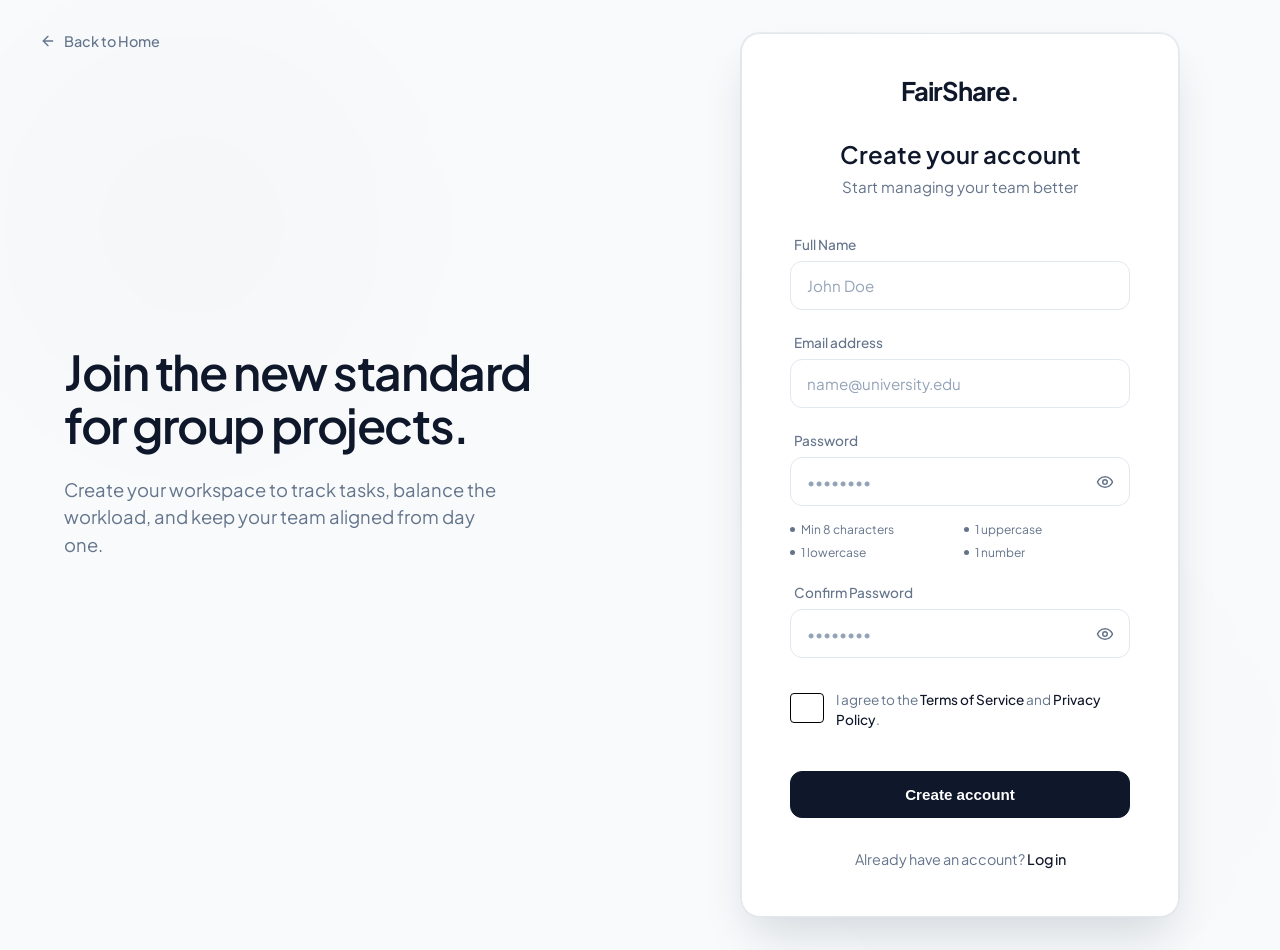
<file: signup.html>
<!DOCTYPE html>
<html lang="en">
<head>
    <meta charset="UTF-8">
    <meta name="viewport" content="width=device-width, initial-scale=1.0">
    <title>Create FairShare Account</title>
    <!-- We reuse the SAME login.css to enforce strict design consistency -->
    <link rel="stylesheet" href="css/sign.css">
    <link rel="icon" type="image/x-icon" href="assets/FairShare Logo.png">
    <link href="https://fonts.googleapis.com/css2?family=Plus+Jakarta+Sans:wght@400;500;600;700&display=swap" rel="stylesheet">
</head>
<body class="light-theme">

    <!-- Top Navigation (Escape Route) -->
    <a href="index.html" class="back-button">
        <svg xmlns="http://www.w3.org/2000/svg" width="16" height="16" viewBox="0 0 24 24" fill="none" stroke="currentColor" stroke-width="2" stroke-linecap="round" stroke-linejoin="round">
            <line x1="19" y1="12" x2="5" y2="12"></line>
            <polyline points="12 19 5 12 12 5"></polyline>
        </svg>
        Back to Home
    </a>

    <main class="saas-layout">
        <!-- Soft moving background blur shapes -->
        <div class="ambient-mesh">
            <div class="blob blob-1"></div>
            <div class="blob blob-2"></div>
        </div>

        <!-- Left: Brand & Context -->
        <section class="brand-section slide-up" style="--delay: 0s;">
            <div class="brand-copy">
                <h1>Join the new standard <br>for group projects.</h1>
                <p>Create your workspace to track tasks, balance the workload, and keep your team aligned from day one.</p>
            </div>
        </section>

        <!-- Right: Floating Action Panel -->
        <section class="form-section">
            <div class="floating-card slide-up" style="--delay: 0.1s;">
                <!-- Inner card acts as the background, leaving a 1px gap for the glowing border -->
                <div class="floating-card-inner">
                    
                    <!-- Centered Logo -->
                    <div class="logo-container">
                        <img src="assets/FairShare Logo.png" alt="FairShare" class="brand-logo" onerror="this.style.display='none'">
                        <span class="logo-text">FairShare.</span>
                    </div>

                    <div class="card-header">
                        <h2>Create your account</h2>
                        <p>Start managing your team better</p>
                    </div>

                    <!-- Hidden Error Banner -->
                    <div id="error-banner" class="error-banner">
                        <svg xmlns="http://www.w3.org/2000/svg" width="16" height="16" viewBox="0 0 24 24" fill="none" stroke="currentColor" stroke-width="2" stroke-linecap="round" stroke-linejoin="round">
                            <circle cx="12" cy="12" r="10"></circle>
                            <line x1="12" y1="8" x2="12" y2="12"></line>
                            <line x1="12" y1="16" x2="12.01" y2="16"></line>
                        </svg>
                        <span id="error-text">Please check your inputs and try again.</span>
                    </div>

                    <form id="signupForm" class="login-form">
                        
                        <div class="form-group">
                            <label for="fullname">Full Name</label>
                            <input type="text" id="fullname" name="fullname" placeholder="John Doe" required autocomplete="name">
                        </div>

                        <div class="form-group">
                            <label for="email">Email address</label>
                            <input type="email" id="email" name="email" placeholder="name@university.edu" required autocomplete="email">
                        </div>

                        <div class="form-group">
                            <div class="label-row">
                                <label for="password">Password</label>
                            </div>
                            
                            <div class="input-wrapper">
                                <input type="password" id="password" name="password" placeholder="••••••••" required autocomplete="new-password">
                                <button type="button" class="password-toggle" aria-label="Toggle password visibility">
                                    <svg class="eye-icon" xmlns="http://www.w3.org/2000/svg" width="18" height="18" viewBox="0 0 24 24" fill="none" stroke="currentColor" stroke-width="2" stroke-linecap="round" stroke-linejoin="round">
                                        <path d="M2 12s3-7 10-7 10 7 10 7-3 7-10 7-10-7-10-7Z"/>
                                        <circle cx="12" cy="12" r="3"/>
                                    </svg>
                                </button>
                            </div>

                            <!-- Real-time Validation UI -->
                            <ul class="password-reqs">
                                <li id="req-len" class="invalid"><span></span> Min 8 characters</li>
                                <li id="req-up" class="invalid"><span></span> 1 uppercase</li>
                                <li id="req-low" class="invalid"><span></span> 1 lowercase</li>
                                <li id="req-num" class="invalid"><span></span> 1 number</li>
                            </ul>
                        </div>

                        <div class="form-group">
                            <label for="confirm-password">Confirm Password</label>
                            <div class="input-wrapper">
                                <input type="password" id="confirm-password" name="confirm-password" placeholder="••••••••" required autocomplete="new-password">
                                <button type="button" class="password-toggle" aria-label="Toggle password visibility">
                                    <svg class="eye-icon" xmlns="http://www.w3.org/2000/svg" width="18" height="18" viewBox="0 0 24 24" fill="none" stroke="currentColor" stroke-width="2" stroke-linecap="round" stroke-linejoin="round">
                                        <path d="M2 12s3-7 10-7 10 7 10 7-3 7-10 7-10-7-10-7Z"/>
                                        <circle cx="12" cy="12" r="3"/>
                                    </svg>
                                </button>
                            </div>
                        </div>

                        <!-- Notice how we append specific styling rules for this below in the css file, but keep it within the login-form logic -->
                        <div class="checkbox-group">
                            <input type="checkbox" id="terms" name="terms" required>
                            <label for="terms">I agree to the <a href="#terms" class="link-highlight">Terms of Service</a> and <a href="#privacy" class="link-highlight">Privacy Policy</a>.</label>
                        </div>

                        <button type="submit" id="submitBtn" class="btn btn-primary" disabled>Create account</button>
                    </form>

                    <div class="card-footer">
                        <p>Already have an account? <a href="login.html" class="link-highlight">Log in</a></p>
                    </div>
                </div>
            </div>
        </section>
    </main>

    <script src="js/sign.js"></script>
</body>
</html>
</file>
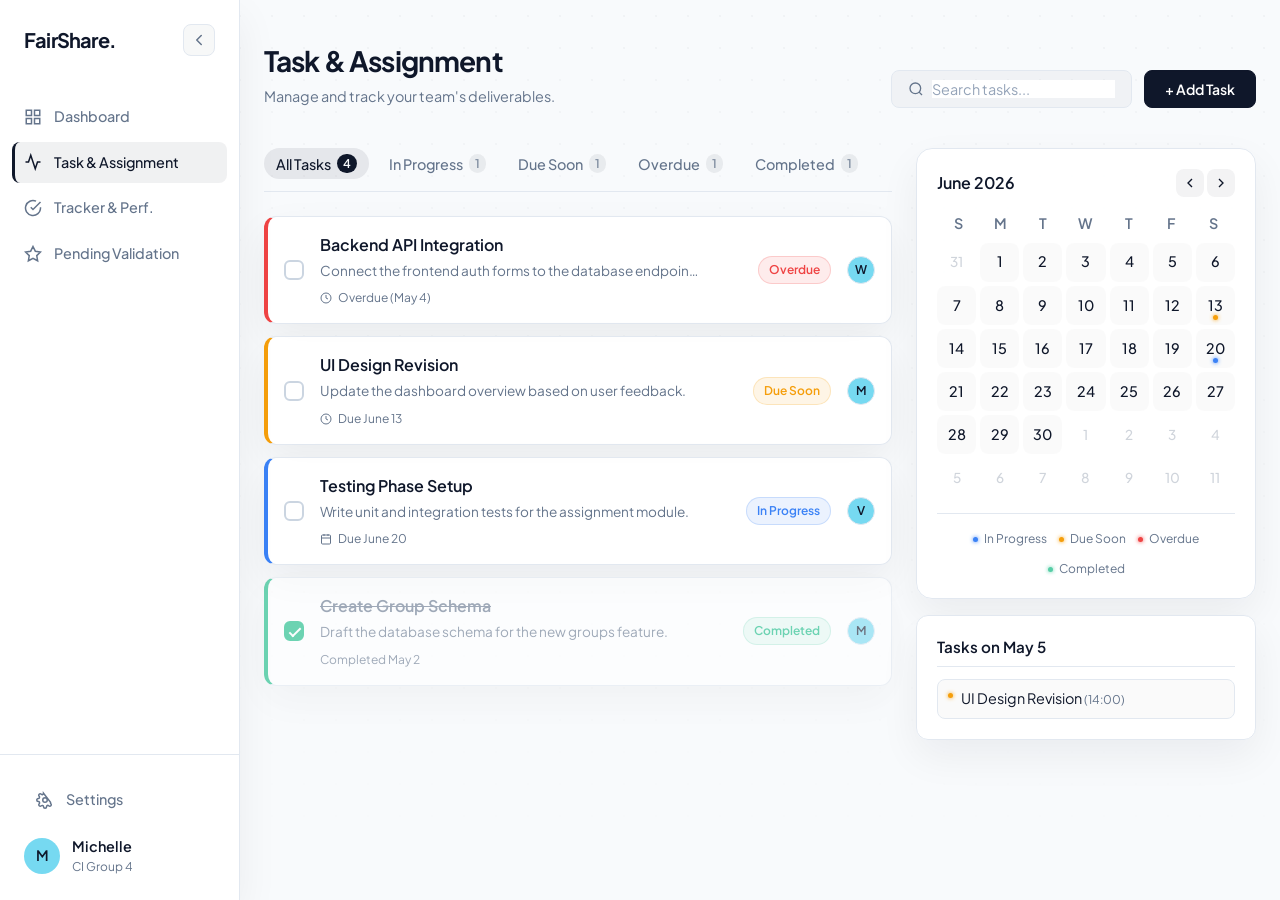
<file: task.html>
<!DOCTYPE html>
<html lang="en">
<head>
    <meta charset="UTF-8">
    <meta name="viewport" content="width=device-width, initial-scale=1.0">
    <title>Tasks & Assignments | FairShare</title>
    <link rel="stylesheet" href="css/dashboard.css">
    <link rel="stylesheet" href="css/task.css"> 
    <link rel="icon" type="image/x-icon" href="assets/FairShare Logo.png">
    <link href="https://fonts.googleapis.com/css2?family=Plus+Jakarta+Sans:wght@400;500;600;700&display=swap" rel="stylesheet">
</head>
<body class="light-theme">

    <div class="bg-grid"></div>

    <header class="mobile-header">
        <div class="logo"><span class="logo-text">FairShare.</span></div>
        <button class="mobile-menu-btn" aria-label="Open menu">
            <svg width="24" height="24" viewBox="0 0 24 24" fill="none" stroke="currentColor" stroke-width="2"><line x1="3" y1="12" x2="21" y2="12"></line><line x1="3" y1="6" x2="21" y2="6"></line><line x1="3" y1="18" x2="21" y2="18"></line></svg>
        </button>
    </header>

    <div class="app-container">
        
        <aside class="sidebar" id="sidebar">
            <div class="sidebar-header">
                <a href="index.html" class="logo-link">
                    <img src="assets/FairShare Logo.png" alt="FairShare Logo" class="logo-img" onerror="this.style.display='none';">
                    <span class="logo-text">FairShare.</span>
                </a>
                <button class="desktop-collapse-btn" id="collapseBtn" aria-label="Toggle Sidebar" title="Collapse Sidebar">
                    <svg class="toggle-icon" width="18" height="18" viewBox="0 0 24 24" fill="none" stroke="currentColor" stroke-width="2" stroke-linecap="round" stroke-linejoin="round"><path d="m15 18-6-6 6-6"/></svg>
                </button>
                <button class="close-sidebar-btn" aria-label="Close menu">
                    <svg width="20" height="20" viewBox="0 0 24 24" fill="none" stroke="currentColor" stroke-width="2"><line x1="18" y1="6" x2="6" y2="18"></line><line x1="6" y1="6" x2="18" y2="18"></line></svg>
                </button>
            </div>

            <nav class="sidebar-nav">
                <a href="dashboard.html" class="nav-item" title="Dashboard">
                    <svg width="18" height="18" viewBox="0 0 24 24" fill="none" stroke="currentColor" stroke-width="2"><rect x="3" y="3" width="7" height="7"></rect><rect x="14" y="3" width="7" height="7"></rect><rect x="14" y="14" width="7" height="7"></rect><rect x="3" y="14" width="7" height="7"></rect></svg>
                    <span class="nav-text">Dashboard</span>
                </a>
                <a href="task.html" class="nav-item active" title="Task & Assignment">
                    <svg width="18" height="18" viewBox="0 0 24 24" fill="none" stroke="currentColor" stroke-width="2"><polyline points="22 12 18 12 15 21 9 3 6 12 2 12"></polyline></svg>
                    <span class="nav-text">Task & Assignment</span>
                </a>
                <a href="tracker.html" class="nav-item" title="Tracker & Performance">
                    <svg width="18" height="18" viewBox="0 0 24 24" fill="none" stroke="currentColor" stroke-width="2"><path d="M22 11.08V12a10 10 0 1 1-5.93-9.14"></path><polyline points="22 4 12 14.01 9 11.01"></polyline></svg>
                    <span class="nav-text">Tracker & Perf.</span>
                </a>
                <a href="validation.html" class="nav-item" title="Pending Validation">
                    <svg width="18" height="18" viewBox="0 0 24 24" fill="none" stroke="currentColor" stroke-width="2"><polygon points="12 2 15.09 8.26 22 9.27 17 14.14 18.18 21.02 12 17.77 5.82 21.02 7 14.14 2 9.27 8.91 8.26 12 2"></polygon></svg>
                    <span class="nav-text">Pending Validation</span>
                </a>
            </nav>

            <div class="sidebar-footer">
                <a href="settings.html" class="nav-item" title="Settings">
                    <svg width="18" height="18" viewBox="0 0 24 24" fill="none" stroke="currentColor" stroke-width="2"><circle cx="12" cy="12" r="3"></circle><path d="M19.4 15a1.65 1.65 0 0 0 .33 1.82l.06.06a2 2 0 0 1 0 2.83 2 2 0 0 1-2.83 0l-.06-.06a1.65 1.65 0 0 0-1.82-.33 1.65 1.65 0 0 0-1 1.51V21a2 2 0 0 1-2 2 2 2 0 0 1-2-2v-.09A1.65 1.65 0 0 0 9 19.4a1.65 1.65 0 0 0-1.82.33l-.06.06a2 2 0 0 1-2.83 0 2 2 0 0 1 0-2.83l.06-.06a1.65 1.65 0 0 0 .33-1.82 1.65 1.65 0 0 0-1.51-1H3a2 2 0 0 1-2-2 2 2 0 0 1 2-2h.09A1.65 1.65 0 0 0 4.6 9a1.65 1.65 0 0 0-.33-1.82l-.06-.06a2 2 0 0 1 0-2.83 2 2 0 0 1 2.83 0l.06.06a1.65 1.65 0 0 0 1.82.33H9a1.65 1.65 0 0 0 1-1.51V3z"></path></svg>
                    <span class="nav-text">Settings</span>
                </a>
                <div class="user-profile">
                    <div class="avatar" title="Michelle">M</div>
                    <div class="user-info">
                        <span class="user-name">Michelle</span>
                        <span class="user-role">CI Group 4</span>
                    </div>
                </div>
            </div>
        </aside>

        <main class="main-content">
            
            <header class="dashboard-header reveal stagger">
                <div>
                    <h1>Task & Assignment</h1>
                    <p class="subtitle">Manage and track your team's deliverables.</p>
                </div>
                <div class="header-actions">
                    <div class="search-box">
                        <svg width="16" height="16" viewBox="0 0 24 24" fill="none" stroke="currentColor" stroke-width="2"><circle cx="11" cy="11" r="8"></circle><line x1="21" y1="21" x2="16.65" y2="16.65"></line></svg>
                        <input type="text" placeholder="Search tasks...">
                    </div>
                    <button class="btn btn-primary">+ Add Task</button>
                </div>
            </header>

            <div class="tasks-page-layout reveal stagger">
                
                <div class="tasks-main-col">
                    
                    <div class="filter-tabs">
                        <button class="filter-btn active" data-filter="all">All Tasks <span class="task-count">0</span></button>
                        <button class="filter-btn" data-filter="progress">In Progress <span class="task-count">0</span></button>
                        <button class="filter-btn" data-filter="soon">Due Soon <span class="task-count">0</span></button>
                        <button class="filter-btn text-red" data-filter="overdue">Overdue <span class="task-count">0</span></button>
                        <button class="filter-btn" data-filter="completed">Completed <span class="task-count">0</span></button>
                    </div>

                    <div class="task-board">

                        <!-- 1. OVERDUE TASK -->
                        <div class="task-card card-hover priority-high" data-status="overdue">
                            <label class="custom-checkbox">
                                <input type="checkbox" class="task-check">
                                <span class="checkmark"></span>
                            </label>
                            <div class="task-card-content">
                                <h3 class="task-title">Backend API Integration</h3>
                                <p class="task-desc">Connect the frontend auth forms to the database endpoints.</p>
                                <div class="task-meta">
                                    <span class="meta-item text-red">
                                        <svg width="12" height="12" viewBox="0 0 24 24" fill="none" stroke="currentColor" stroke-width="2"><circle cx="12" cy="12" r="10"></circle><polyline points="12 6 12 12 16 14"></polyline></svg>
                                        Overdue (May 4)
                                    </span>
                                </div>
                            </div>
                            <div class="task-card-end">
                                <span class="badge badge-late">Overdue</span>
                                <div class="avatar-sm bg-purple" title="Wilbert">W</div>
                            </div>
                        </div>

                        <!-- 2. DUE SOON TASK -->
                        <div class="task-card card-hover priority-medium" data-status="soon">
                            <label class="custom-checkbox">
                                <input type="checkbox" class="task-check">
                                <span class="checkmark"></span>
                            </label>
                            <div class="task-card-content">
                                <h3 class="task-title">UI Design Revision</h3>
                                <p class="task-desc">Update the dashboard overview based on user feedback.</p>
                                <div class="task-meta">
                                    <span class="meta-item text-yellow">
                                        <svg width="12" height="12" viewBox="0 0 24 24" fill="none" stroke="currentColor" stroke-width="2"><circle cx="12" cy="12" r="10"></circle><polyline points="12 6 12 12 16 14"></polyline></svg>
                                        Due June 13
                                    </span>
                                </div>
                            </div>
                            <div class="task-card-end">
                                <span class="badge badge-warning">Due Soon</span>
                                <div class="avatar-sm" title="Michelle">M</div>
                            </div>
                        </div>

                        <!-- 3. IN PROGRESS TASK -->
                        <div class="task-card card-hover priority-low" data-status="progress">
                            <label class="custom-checkbox">
                                <input type="checkbox" class="task-check">
                                <span class="checkmark"></span>
                            </label>
                            <div class="task-card-content">
                                <h3 class="task-title">Testing Phase Setup</h3>
                                <p class="task-desc">Write unit and integration tests for the assignment module.</p>
                                <div class="task-meta">
                                    <span class="meta-item">
                                        <svg width="12" height="12" viewBox="0 0 24 24" fill="none" stroke="currentColor" stroke-width="2"><rect x="3" y="4" width="18" height="18" rx="2" ry="2"></rect><line x1="16" y1="2" x2="16" y2="6"></line><line x1="8" y1="2" x2="8" y2="6"></line><line x1="3" y1="10" x2="21" y2="10"></line></svg>
                                        Due June 20
                                    </span>
                                </div>
                            </div>
                            <div class="task-card-end">
                                <span class="badge badge-progress">In Progress</span>
                                <div class="avatar-sm bg-teal" title="Vanya">V</div>
                            </div>
                        </div>

                        <div class="task-card card-hover is-completed" data-status="completed">
                            <label class="custom-checkbox">
                                <input type="checkbox" class="task-check" checked>
                                <span class="checkmark"></span>
                            </label>
                            <div class="task-card-content">
                                <h3 class="task-title">Create Group Schema</h3>
                                <p class="task-desc">Draft the database schema for the new groups feature.</p>
                                <div class="task-meta">
                                    <span class="meta-item">Completed May 2</span>
                                </div>
                            </div>
                            <div class="task-card-end">
                                <span class="badge badge-done">Completed</span>
                                <div class="avatar-sm" title="Michelle">M</div>
                            </div>
                        </div>

                        <div id="empty-state" class="empty-state hidden">
                            <svg width="48" height="48" viewBox="0 0 24 24" fill="none" stroke="currentColor" stroke-width="1.5"><path d="M22 11.08V12a10 10 0 1 1-5.93-9.14"></path><polyline points="22 4 12 14.01 9 11.01"></polyline></svg>
                            <h3>No tasks here 🎉</h3>
                            <p class="muted">You're all caught up in this view.</p>
                        </div>

                    </div>
                </div>

                <div class="calendar-sidebar">
                    
                    <div class="card calendar-card">
                        <div class="calendar-header">
                            <h3 id="currentMonthYear">June 2026</h3>
                            <div class="cal-nav">
                                <button class="btn-icon" id="prevMonthBtn" aria-label="Previous Month"><svg width="16" height="16" viewBox="0 0 24 24" fill="none" stroke="currentColor" stroke-width="2"><path d="m15 18-6-6 6-6"/></svg></button>
                                <button class="btn-icon" id="nextMonthBtn" aria-label="Next Month"><svg width="16" height="16" viewBox="0 0 24 24" fill="none" stroke="currentColor" stroke-width="2"><path d="m9 18 6-6-6-6"/></svg></button>
                            </div>
                        </div>
                        
                        <div class="calendar-days">
                            <span>S</span><span>M</span><span>T</span><span>W</span><span>T</span><span>F</span><span>S</span>
                        </div>
                        
                        <div class="calendar-grid" id="calendarDays">
                            </div>

                        <div class="calendar-legend">
                            <div class="legend-item"><span class="dot bg-blue"></span> In Progress</div>
                            <div class="legend-item"><span class="dot bg-yellow"></span> Due Soon</div>
                            <div class="legend-item"><span class="dot bg-red"></span> Overdue</div>
                            <div class="legend-item"><span class="dot bg-green"></span> Completed</div>
                        </div>
                    </div>

                    <div class="card selected-date-card">
                        <h4 id="selected-date-title">Tasks on May 5</h4>
                        <div class="mini-task-list" id="selected-date-tasks">
                            <div class="mini-task">
                                <span class="dot bg-yellow"></span>
                                <p>UI Design Revision <span class="muted">(14:00)</span></p>
                            </div>
                        </div>
                    </div>

                </div>
            </div>
        </main>
    </div>

    <div class="sidebar-overlay"></div>
    <script src="js/dashboard.js"></script>
    <script src="js/task.js"></script>
</body>
</html>
</file>
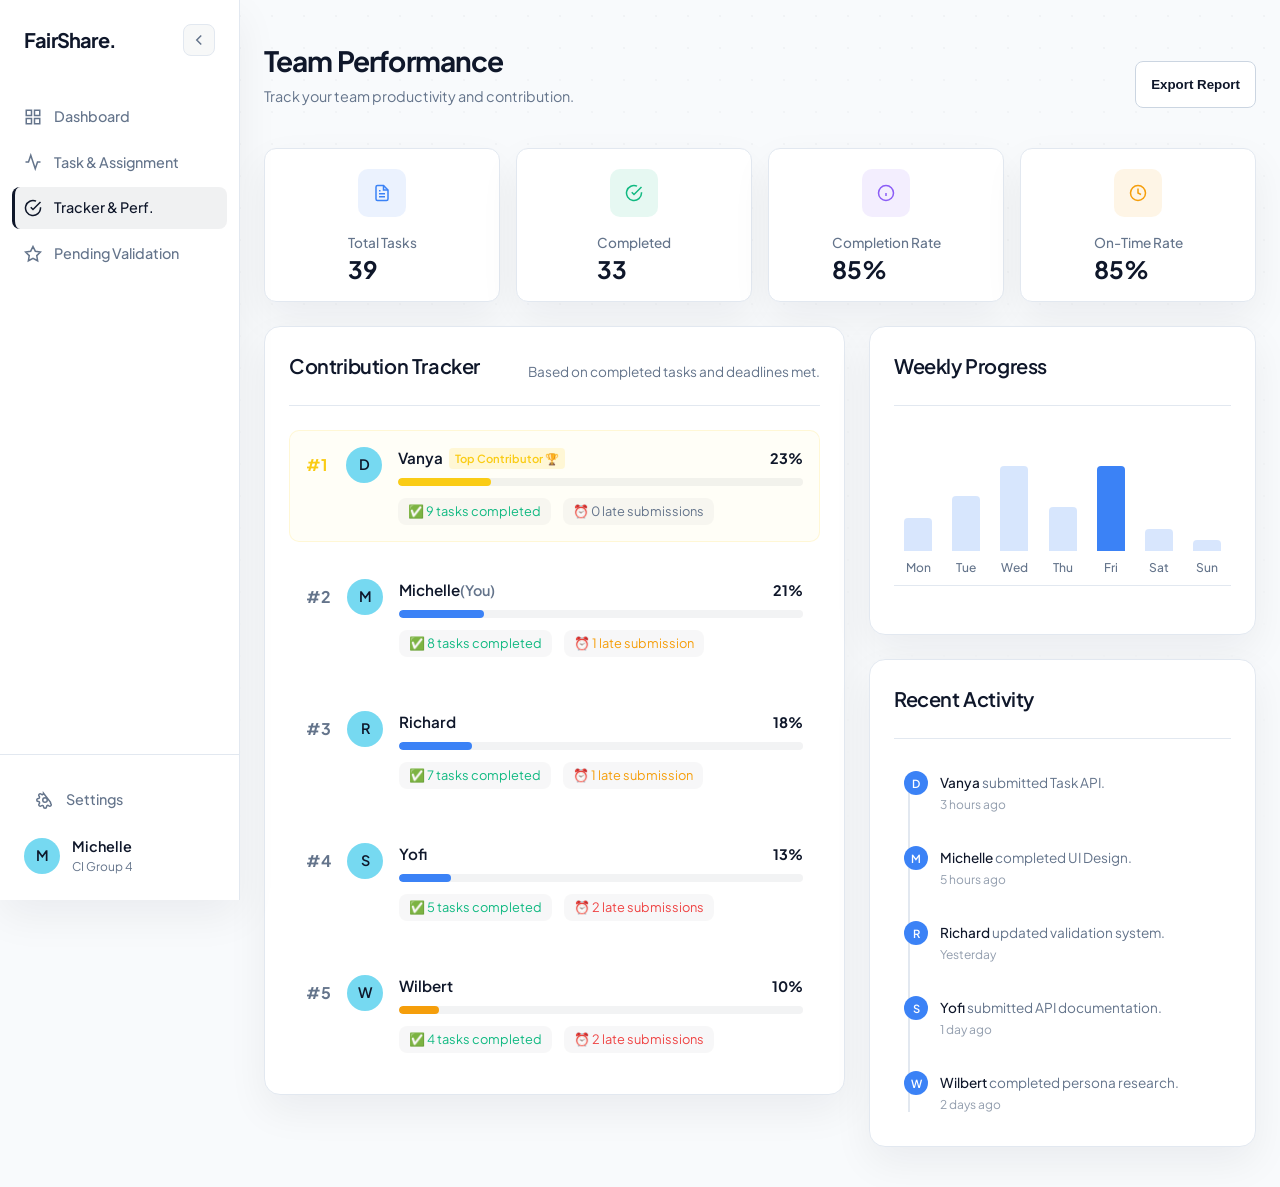
<file: tracker.html>
<!DOCTYPE html>
<html lang="en">
<head>
    <meta charset="UTF-8">
    <meta name="viewport" content="width=device-width, initial-scale=1.0">
    <title>Tracker & Performance | FairShare</title>
    <link rel="stylesheet" href="css/dashboard.css">
    <link rel="stylesheet" href="css/tracker.css"> <link rel="icon" type="image/x-icon" href="assets/FairShare Logo.png">
    <link href="https://fonts.googleapis.com/css2?family=Plus+Jakarta+Sans:wght@400;500;600;700&display=swap" rel="stylesheet">
</head>
<body class="light-theme">

    <div class="bg-grid"></div>

    <header class="mobile-header">
        <div class="logo"><span class="logo-text">FairShare.</span></div>
        <button class="mobile-menu-btn" aria-label="Open menu">
            <svg width="24" height="24" viewBox="0 0 24 24" fill="none" stroke="currentColor" stroke-width="2"><line x1="3" y1="12" x2="21" y2="12"></line><line x1="3" y1="6" x2="21" y2="6"></line><line x1="3" y1="18" x2="21" y2="18"></line></svg>
        </button>
    </header>

    <div class="app-container">
        
        <aside class="sidebar" id="sidebar">
            <div class="sidebar-header">
                <a href="index.html" class="logo-link">
                    <img src="assets/FairShare Logo.png" alt="FairShare Logo" class="logo-img" onerror="this.style.display='none';">
                    <span class="logo-text">FairShare.</span>
                </a>
                <button class="desktop-collapse-btn" id="collapseBtn" aria-label="Toggle Sidebar">
                    <svg class="toggle-icon" width="18" height="18" viewBox="0 0 24 24" fill="none" stroke="currentColor" stroke-width="2"><path d="m15 18-6-6 6-6"/></svg>
                </button>
            </div>

            <nav class="sidebar-nav">
                <a href="dashboard.html" class="nav-item" title="Dashboard">
                    <svg width="18" height="18" viewBox="0 0 24 24" fill="none" stroke="currentColor" stroke-width="2"><rect x="3" y="3" width="7" height="7"></rect><rect x="14" y="3" width="7" height="7"></rect><rect x="14" y="14" width="7" height="7"></rect><rect x="3" y="14" width="7" height="7"></rect></svg>
                    <span class="nav-text">Dashboard</span>
                </a>
                <a href="task.html" class="nav-item" title="Task & Assignment">
                    <svg width="18" height="18" viewBox="0 0 24 24" fill="none" stroke="currentColor" stroke-width="2"><polyline points="22 12 18 12 15 21 9 3 6 12 2 12"></polyline></svg>
                    <span class="nav-text">Task & Assignment</span>
                </a>
                <a href="tracker.html" class="nav-item active" title="Tracker & Performance">
                    <svg width="18" height="18" viewBox="0 0 24 24" fill="none" stroke="currentColor" stroke-width="2"><path d="M22 11.08V12a10 10 0 1 1-5.93-9.14"></path><polyline points="22 4 12 14.01 9 11.01"></polyline></svg>
                    <span class="nav-text">Tracker & Perf.</span>
                </a>
                <a href="validation.html" class="nav-item" title="Pending Validation">
                    <svg width="18" height="18" viewBox="0 0 24 24" fill="none" stroke="currentColor" stroke-width="2"><polygon points="12 2 15.09 8.26 22 9.27 17 14.14 18.18 21.02 12 17.77 5.82 21.02 7 14.14 2 9.27 8.91 8.26 12 2"></polygon></svg>
                    <span class="nav-text">Pending Validation</span>
                </a>
            </nav>

            <div class="sidebar-footer">
                <a href="settings.html" class="nav-item" title="Settings">
                    <svg width="18" height="18" viewBox="0 0 24 24" fill="none" stroke="currentColor" stroke-width="2"><circle cx="12" cy="12" r="3"></circle><path d="M19.4 15a1.65 1.65 0 0 0 .33 1.82l.06.06a2 2 0 0 1 0 2.83 2 2 0 0 1-2.83 0l-.06-.06a1.65 1.65 0 0 0-1.82-.33 1.65 1.65 0 0 0-1 1.51V21a2 2 0 0 1-2 2 2 2 0 0 1-2-2v-.09A1.65 1.65 0 0 0 9 19.4a1.65 1.65 0 0 0-1.82.33l-.06.06a2 2 0 0 1-2.83 0 2 2 0 0 1 0-2.83l.06-.06a1.65 1.65 0 0 0 .33-1.82 1.65 1.65 0 0 0-1.51-1H3a2 2 0 0 1-2-2 2 2 0 0 1 2-2h.09A1.65 1.65 0 0 0 4.6 9a1.65 1.65 0 0 0-.33-1.82l-.06-.06a2 2 0 0 1 0-2.83 2 2 0 0 1 2.83 0l.06.06a1.65 1.65 0 0 0 1.82.33H9a1.65 1.65 0 0 0 1-1.51V3z"></path></svg>
                    <span class="nav-text">Settings</span>
                </a>
                <div class="user-profile">
                    <div class="avatar" title="Michelle">M</div>
                    <div class="user-info">
                        <span class="user-name">Michelle</span>
                        <span class="user-role">CI Group 4</span>
                    </div>
                </div>
            </div>
        </aside>

        <main class="main-content">
            
            <header class="dashboard-header reveal">
                <div>
                    <h1>Team Performance</h1>
                    <p class="subtitle">Track your team productivity and contribution.</p>
                </div>
                <div class="header-actions">
                    <button class="btn btn-secondary">Export Report</button>
                </div>
            </header>

            <section class="summary-grid reveal stagger-1">
                <div class="stat-card card">
                    <span class="stat-icon bg-blue-light"><svg width="18" height="18" viewBox="0 0 24 24" fill="none" stroke="var(--status-progress)" stroke-width="2"><path d="M14 2H6a2 2 0 0 0-2 2v16a2 2 0 0 0 2 2h12a2 2 0 0 0 2-2V8z"></path><polyline points="14 2 14 8 20 8"></polyline><line x1="16" y1="13" x2="8" y2="13"></line><line x1="16" y1="17" x2="8" y2="17"></line><polyline points="10 9 9 9 8 9"></polyline></svg></span>
                    <div class="stat-info">
                        <h3 class="stat-title">Total Tasks</h3>
                        <div class="stat-value">39</div>
                    </div>
                </div>
                
                <div class="stat-card card">
                    <span class="stat-icon bg-green-light"><svg width="18" height="18" viewBox="0 0 24 24" fill="none" stroke="var(--status-done)" stroke-width="2"><path d="M22 11.08V12a10 10 0 1 1-5.93-9.14"></path><polyline points="22 4 12 14.01 9 11.01"></polyline></svg></span>
                    <div class="stat-info">
                        <h3 class="stat-title">Completed</h3>
                        <div class="stat-value">33</div>
                    </div>
                </div>

                <div class="stat-card card">
                    <span class="stat-icon bg-purple-light"><svg width="18" height="18" viewBox="0 0 24 24" fill="none" stroke="#8B5CF6" stroke-width="2"><circle cx="12" cy="12" r="10"></circle><line x1="12" y1="16" x2="12" y2="12"></line><line x1="12" y1="8" x2="12.01" y2="8"></line></svg></span>
                    <div class="stat-info">
                        <h3 class="stat-title">Completion Rate</h3>
                        <div class="stat-value">85%</div>
                    </div>
                </div>

                <div class="stat-card card">
                    <span class="stat-icon bg-yellow-light"><svg width="18" height="18" viewBox="0 0 24 24" fill="none" stroke="var(--status-warning)" stroke-width="2"><circle cx="12" cy="12" r="10"></circle><polyline points="12 6 12 12 16 14"></polyline></svg></span>
                    <div class="stat-info">
                        <h3 class="stat-title">On-Time Rate</h3>
                        <div class="stat-value">85%</div>
                    </div>
                </div>
            </section>

            <div class="performance-layout">
                
                <div class="perf-col-left">
                    <section class="card reveal stagger-2">
                        <div class="card-header">
                            <h2>Contribution Tracker</h2>
                            <p class="muted" style="font-size: 0.85rem;">Based on completed tasks and deadlines met.</p>
                        </div>
                        
                        <div class="contributor-list">
                            
                            <div class="contributor-row top-contributor">
                                <div class="rank">#1</div>
                                <div class="avatar" >D</div>
                                <div class="contributor-details">
                                    <div class="c-header">
                                        <h4>Vanya <span class="badge badge-gold">Top Contributor 🏆</span></h4>
                                        <span class="c-percent">23%</span>
                                    </div>
                                    <div class="progress-track"><div class="progress-fill fill-gold js-bar" data-width="23%"></div></div>
                                    <div class="c-stats">
                                        <span class="stat-badge text-green">✅ 9 tasks completed</span>
                                        <span class="stat-badge text-blue">⏰ 0 late submissions</span>
                                    </div>
                                </div>
                            </div>

                            <div class="contributor-row">
                                <div class="rank">#2</div>
                                <div class="avatar">M</div>
                                <div class="contributor-details">
                                    <div class="c-header">
                                        <h4>Michelle <span class="muted">(You)</span></h4>
                                        <span class="c-percent">21%</span>
                                    </div>
                                    <div class="progress-track"><div class="progress-fill fill-blue js-bar" data-width="21%"></div></div>
                                    <div class="c-stats">
                                        <span class="stat-badge text-green">✅ 8 tasks completed</span>
                                        <span class="stat-badge text-yellow">⏰ 1 late submission</span>
                                    </div>
                                </div>
                            </div>

                            <div class="contributor-row">
                                <div class="rank">#3</div>
                                <div class="avatar">R</div>
                                <div class="contributor-details">
                                    <div class="c-header">
                                        <h4>Richard</h4>
                                        <span class="c-percent">18%</span>
                                    </div>
                                    <div class="progress-track"><div class="progress-fill fill-blue js-bar" data-width="18%"></div></div>
                                    <div class="c-stats">
                                        <span class="stat-badge text-green">✅ 7 tasks completed</span>
                                        <span class="stat-badge text-yellow">⏰ 1 late submission</span>
                                    </div>
                                </div>
                            </div>

                            <div class="contributor-row">
                                <div class="rank">#4</div>
                                <div class="avatar">S</div>
                                <div class="contributor-details">
                                    <div class="c-header">
                                        <h4>Yofi</h4>
                                        <span class="c-percent">13%</span>
                                    </div>
                                    <div class="progress-track"><div class="progress-fill fill-blue js-bar" data-width="13%"></div></div>
                                    <div class="c-stats">
                                        <span class="stat-badge text-green">✅ 5 tasks completed</span>
                                        <span class="stat-badge text-red">⏰ 2 late submissions</span>
                                    </div>
                                </div>
                            </div>

                            <div class="contributor-row">
                                <div class="rank">#5</div>
                                <div class="avatar">W</div>
                                <div class="contributor-details">
                                    <div class="c-header">
                                        <h4>Wilbert</h4>
                                        <span class="c-percent">10%</span>
                                    </div>
                                    <div class="progress-track"><div class="progress-fill fill-yellow js-bar" data-width="10%"></div></div>
                                    <div class="c-stats">
                                        <span class="stat-badge text-green">✅ 4 tasks completed</span>
                                        <span class="stat-badge text-red">⏰ 2 late submissions</span>
                                    </div>
                                </div>
                            </div>

                        </div>
                    </section>
                </div>

                <div class="perf-col-right">
                    
                    <section class="card reveal stagger-3">
                        <div class="card-header">
                            <h2>Weekly Progress</h2>
                        </div>
                        <div class="chart-container">
                            <div class="bar-chart">
                                <div class="chart-col">
                                    <div class="chart-bar js-chart-bar" data-height="30%" title="3 Tasks"></div>
                                    <span class="day-label">Mon</span>
                                </div>
                                <div class="chart-col">
                                    <div class="chart-bar js-chart-bar" data-height="50%" title="5 Tasks"></div>
                                    <span class="day-label">Tue</span>
                                </div>
                                <div class="chart-col">
                                    <div class="chart-bar js-chart-bar" data-height="80%" title="8 Tasks"></div>
                                    <span class="day-label">Wed</span>
                                </div>
                                <div class="chart-col">
                                    <div class="chart-bar js-chart-bar" data-height="40%" title="4 Tasks"></div>
                                    <span class="day-label">Thu</span>
                                </div>
                                <div class="chart-col">
                                    <div class="chart-bar js-chart-bar current-day" data-height="90%" title="9 Tasks"></div>
                                    <span class="day-label">Fri</span>
                                </div>
                                <div class="chart-col">
                                    <div class="chart-bar js-chart-bar" data-height="20%" title="2 Tasks"></div>
                                    <span class="day-label">Sat</span>
                                </div>
                                <div class="chart-col">
                                    <div class="chart-bar js-chart-bar" data-height="10%" title="1 Task"></div>
                                    <span class="day-label">Sun</span>
                                </div>
                            </div>
                        </div>
                    </section>

                    <section class="card reveal stagger-4">
                        <div class="card-header">
                            <h2>Recent Activity</h2>
                        </div>
                        <div class="activity-feed">
                            <div class="activity-item">
                                <div class="avatar-xs">D</div>
                                <div class="activity-content">
                                    <p><strong>Vanya</strong> submitted Task API.</p>
                                    <span class="activity-time">3 hours ago</span>
                                </div>
                            </div>
                            <div class="activity-item">
                                <div class="avatar-xs">M</div>
                                <div class="activity-content">
                                    <p><strong>Michelle</strong> completed UI Design.</p>
                                    <span class="activity-time">5 hours ago</span>
                                </div>
                            </div>
                            <div class="activity-item">
                                <div class="avatar-xs">R</div>
                                <div class="activity-content">
                                    <p><strong>Richard</strong> updated validation system.</p>
                                    <span class="activity-time">Yesterday</span>
                                </div>
                            </div>
                            <div class="activity-item">
                                <div class="avatar-xs">S</div>
                                <div class="activity-content">
                                    <p><strong>Yofi</strong> submitted API documentation.</p>
                                    <span class="activity-time">1 day ago</span>
                                </div>
                            </div>
                            <div class="activity-item">
                                <div class="avatar-xs">W</div>
                                <div class="activity-content">
                                    <p><strong>Wilbert</strong> completed persona research.</p>
                                    <span class="activity-time">2 days ago</span>
                                </div>
                            </div>
                        </div>
                    </section>

                </div>
            </div>

        </main>
    </div>

    <div class="sidebar-overlay"></div>
    <script src="js/dashboard.js"></script>
    <script src="js/tracker.js"></script>
</body>
</html>
</file>
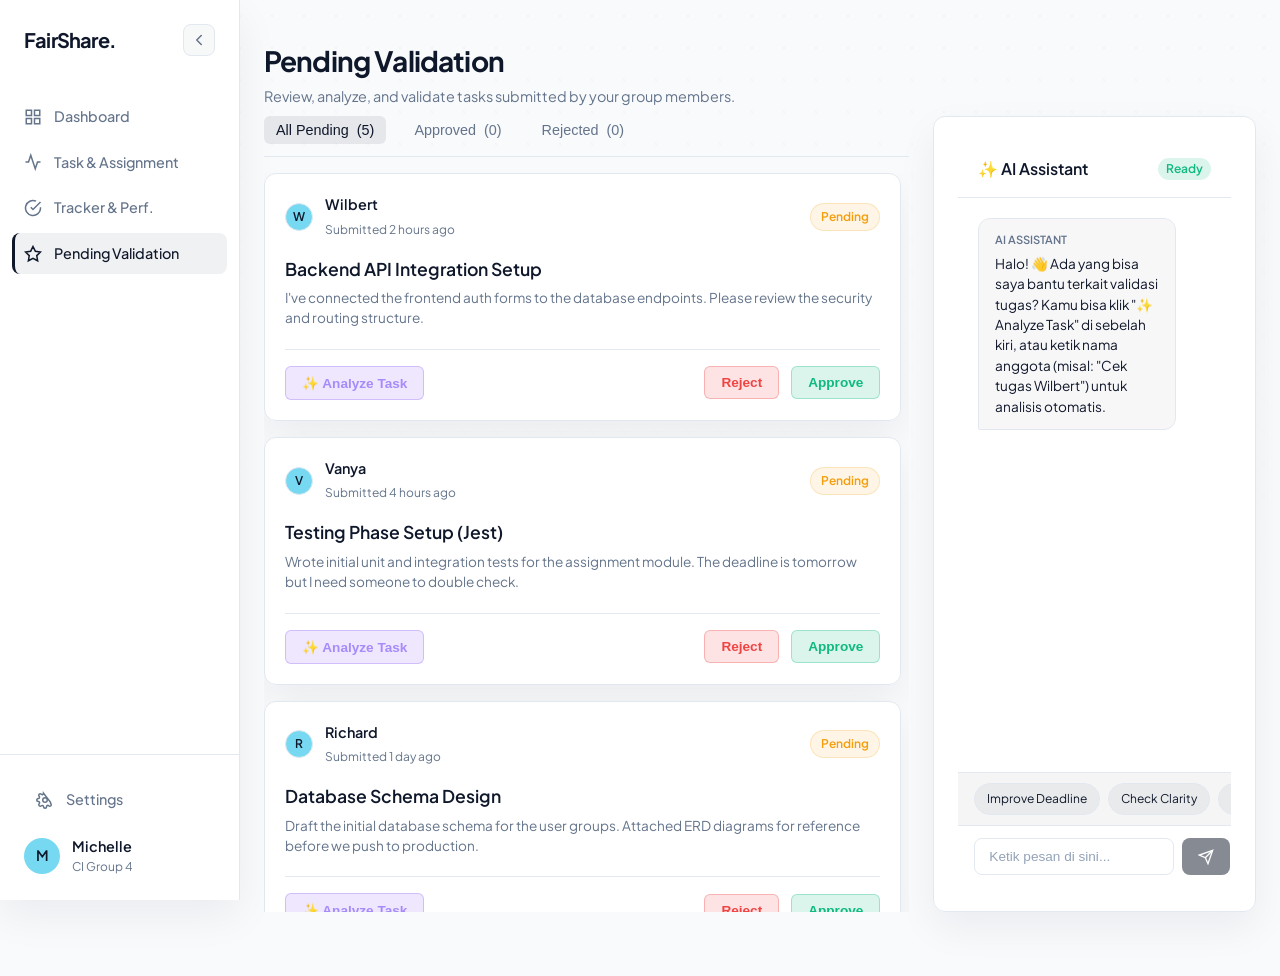
<file: validation.html>
<!DOCTYPE html>
<html lang="en">
<head>
    <meta charset="UTF-8">
    <meta name="viewport" content="width=device-width, initial-scale=1.0">
    <title>Pending Validation | FairShare</title>
    <link rel="stylesheet" href="css/dashboard.css">
    <link rel="stylesheet" href="css/validation.css">
    <link rel="icon" type="image/x-icon" href="assets/FairShare Logo.png">
    <link href="https://fonts.googleapis.com/css2?family=Plus+Jakarta+Sans:wght@400;500;600;700&display=swap" rel="stylesheet">
</head>
<body class="light-theme">

    <div class="bg-grid"></div>

    <header class="mobile-header">
        <div class="logo"><span class="logo-text">FairShare.</span></div>
        <button class="mobile-menu-btn" aria-label="Open menu">
            <svg width="24" height="24" viewBox="0 0 24 24" fill="none" stroke="currentColor" stroke-width="2"><line x1="3" y1="12" x2="21" y2="12"></line><line x1="3" y1="6" x2="21" y2="6"></line><line x1="3" y1="18" x2="21" y2="18"></line></svg>
        </button>
    </header>

    <div class="app-container">
        <aside class="sidebar" id="sidebar">
            <div class="sidebar-header">
                <a href="index.html" class="logo-link">
                    <img src="assets/FairShare Logo.png" alt="FairShare Logo" class="logo-img" onerror="this.style.display='none';">
                    <span class="logo-text">FairShare.</span>
                </a>
                <button class="desktop-collapse-btn" id="collapseBtn" aria-label="Toggle Sidebar" title="Collapse Sidebar">
                    <svg class="toggle-icon" width="18" height="18" viewBox="0 0 24 24" fill="none" stroke="currentColor" stroke-width="2" stroke-linecap="round" stroke-linejoin="round"><path d="m15 18-6-6 6-6"/></svg>
                </button>
                <button class="close-sidebar-btn" aria-label="Close menu">
                    <svg width="20" height="20" viewBox="0 0 24 24" fill="none" stroke="currentColor" stroke-width="2"><line x1="18" y1="6" x2="6" y2="18"></line><line x1="6" y1="6" x2="18" y2="18"></line></svg>
                </button>
            </div>

            <nav class="sidebar-nav">
                <a href="dashboard.html" class="nav-item" title="Dashboard">
                    <svg width="18" height="18" viewBox="0 0 24 24" fill="none" stroke="currentColor" stroke-width="2"><rect x="3" y="3" width="7" height="7"></rect><rect x="14" y="3" width="7" height="7"></rect><rect x="14" y="14" width="7" height="7"></rect><rect x="3" y="14" width="7" height="7"></rect></svg>
                    <span class="nav-text">Dashboard</span>
                </a>
                <a href="task.html" class="nav-item" title="Task & Assignment">
                    <svg width="18" height="18" viewBox="0 0 24 24" fill="none" stroke="currentColor" stroke-width="2"><polyline points="22 12 18 12 15 21 9 3 6 12 2 12"></polyline></svg>
                    <span class="nav-text">Task & Assignment</span>
                </a>
                <a href="tracker.html" class="nav-item" title="Tracker & Performance">
                    <svg width="18" height="18" viewBox="0 0 24 24" fill="none" stroke="currentColor" stroke-width="2"><path d="M22 11.08V12a10 10 0 1 1-5.93-9.14"></path><polyline points="22 4 12 14.01 9 11.01"></polyline></svg>
                    <span class="nav-text">Tracker & Perf.</span>
                </a>
                <a href="validation.html" class="nav-item active" title="Pending Validation">
                    <svg width="18" height="18" viewBox="0 0 24 24" fill="none" stroke="currentColor" stroke-width="2"><polygon points="12 2 15.09 8.26 22 9.27 17 14.14 18.18 21.02 12 17.77 5.82 21.02 7 14.14 2 9.27 8.91 8.26 12 2"></polygon></svg>
                    <span class="nav-text">Pending Validation</span>
                </a>
            </nav>

            <div class="sidebar-footer">
                <a href="settings.html" class="nav-item" title="Settings">
                    <svg width="18" height="18" viewBox="0 0 24 24" fill="none" stroke="currentColor" stroke-width="2"><circle cx="12" cy="12" r="3"></circle><path d="M19.4 15a1.65 1.65 0 0 0 .33 1.82l.06.06a2 2 0 0 1 0 2.83 2 2 0 0 1-2.83 0l-.06-.06a1.65 1.65 0 0 0-1.82-.33 1.65 1.65 0 0 0-1 1.51V21a2 2 0 0 1-2 2 2 2 0 0 1-2-2v-.09A1.65 1.65 0 0 0 9 19.4a1.65 1.65 0 0 0-1.82.33l-.06.06a2 2 0 0 1-2.83 0 2 2 0 0 1 0-2.83l.06-.06a1.65 1.65 0 0 0 .33-1.82 1.65 1.65 0 0 0-1.51-1H3a2 2 0 0 1-2-2 2 2 0 0 1 2-2h.09A1.65 1.65 0 0 0 4.6 9a1.65 1.65 0 0 0-.33-1.82l-.06-.06a2 2 0 0 1 0-2.83 2 2 0 0 1 2.83 0l.06.06a1.65 1.65 0 0 0 1.82.33H9a1.65 1.65 0 0 0 1-1.51V3z"></path></svg>
                    <span class="nav-text">Settings</span>
                </a>
                <div class="user-profile">
                    <div class="avatar" title="Michelle">M</div>
                    <div class="user-info">
                        <span class="user-name">Michelle</span>
                        <span class="user-role">CI Group 4</span>
                    </div>
                </div>
            </div>
        </aside>

        <main class="main-content">
            <header class="dashboard-header page-header reveal stagger">
                <div>
                    <h1>Pending Validation</h1>
                    <p class="subtitle">Review, analyze, and validate tasks submitted by your group members.</p>
                </div>
            </header>

            <div class="container reveal stagger">
                <div class="left-column">
                    <div class="filter-tabs">
                        <button class="filter-btn active" data-filter="all">All Pending <span id="count-all" class="task-count">(5)</span></button>
                        <button class="filter-btn" data-filter="approved">Approved <span id="count-approved" class="task-count">(0)</span></button>
                        <button class="filter-btn" data-filter="rejected">Rejected <span id="count-rejected" class="task-count">(0)</span></button>
                    </div>

                    <div class="tasks-list" id="tasks-list">
                        
                        <div class="validation-card card-hover" data-status="pending">
                            <div class="val-card-header">
                                <div class="val-user">
                                    <div class="avatar-sm bg-purple">W</div>
                                    <div>
                                        <h4>Wilbert</h4>
                                        <span>Submitted 2 hours ago</span>
                                    </div>
                                </div>
                                <span class="badge badge-warning">Pending</span>
                            </div>
                            <div class="val-card-body">
                                <h3>Backend API Integration Setup</h3>
                                <p class="task-desc">I've connected the frontend auth forms to the database endpoints. Please review the security and routing structure.</p>
                            </div>
                            <div class="val-card-footer">
                                <button class="btn analyze-btn">✨ Analyze Task</button>
                                <div class="val-actions">
                                    <button class="btn btn-danger reject-btn">Reject</button>
                                    <button class="btn btn-success approve-btn">Approve</button>
                                </div>
                            </div>
                        </div>

                        <div class="validation-card card-hover" data-status="pending">
                            <div class="val-card-header">
                                <div class="val-user">
                                    <div class="avatar-sm bg-teal">V</div>
                                    <div>
                                        <h4>Vanya</h4>
                                        <span>Submitted 4 hours ago</span>
                                    </div>
                                </div>
                                <span class="badge badge-warning">Pending</span>
                            </div>
                            <div class="val-card-body">
                                <h3>Testing Phase Setup (Jest)</h3>
                                <p class="task-desc">Wrote initial unit and integration tests for the assignment module. The deadline is tomorrow but I need someone to double check.</p>
                            </div>
                            <div class="val-card-footer">
                                <button class="btn analyze-btn">✨ Analyze Task</button>
                                <div class="val-actions">
                                    <button class="btn btn-danger reject-btn">Reject</button>
                                    <button class="btn btn-success approve-btn">Approve</button>
                                </div>
                            </div>
                        </div>

                        <div class="validation-card card-hover" data-status="pending">
                            <div class="val-card-header">
                                <div class="val-user">
                                    <div class="avatar-sm bg-blue">R</div>
                                    <div>
                                        <h4>Richard</h4>
                                        <span>Submitted 1 day ago</span>
                                    </div>
                                </div>
                                <span class="badge badge-warning">Pending</span>
                            </div>
                            <div class="val-card-body">
                                <h3>Database Schema Design</h3>
                                <p class="task-desc">Draft the initial database schema for the user groups. Attached ERD diagrams for reference before we push to production.</p>
                            </div>
                            <div class="val-card-footer">
                                <button class="btn analyze-btn">✨ Analyze Task</button>
                                <div class="val-actions">
                                    <button class="btn btn-danger reject-btn">Reject</button>
                                    <button class="btn btn-success approve-btn">Approve</button>
                                </div>
                            </div>
                        </div>

                        <div class="validation-card card-hover" data-status="pending">
                            <div class="val-card-header">
                                <div class="val-user">
                                    <div class="avatar-sm bg-yellow">Y</div>
                                    <div>
                                        <h4>Yofi</h4>
                                        <span>Submitted 1 day ago</span>
                                    </div>
                                </div>
                                <span class="badge badge-warning">Pending</span>
                            </div>
                            <div class="val-card-body">
                                <h3>User Interview Report</h3>
                                <p class="task-desc">Compiled the results from our 5 user interviews regarding the dashboard layout and usability issues. Docs link attached.</p>
                            </div>
                            <div class="val-card-footer">
                                <button class="btn analyze-btn">✨ Analyze Task</button>
                                <div class="val-actions">
                                    <button class="btn btn-danger reject-btn">Reject</button>
                                    <button class="btn btn-success approve-btn">Approve</button>
                                </div>
                            </div>
                        </div>

                        <div class="validation-card card-hover" data-status="pending">
                            <div class="val-card-header">
                                <div class="val-user">
                                    <div class="avatar-sm bg-purple">W</div>
                                    <div>
                                        <h4>Wilbert</h4>
                                        <span>Submitted 2 days ago</span>
                                    </div>
                                </div>
                                <span class="badge badge-warning">Pending</span>
                            </div>
                            <div class="val-card-body">
                                <h3>Frontend UI Component Fixes</h3>
                                <p class="task-desc">Fixed the responsive bugs on the settings page and optimized the calendar view for mobile devices. Ready for testing.</p>
                            </div>
                            <div class="val-card-footer">
                                <button class="btn analyze-btn">✨ Analyze Task</button>
                                <div class="val-actions">
                                    <button class="btn btn-danger reject-btn">Reject</button>
                                    <button class="btn btn-success approve-btn">Approve</button>
                                </div>
                            </div>
                        </div>

                    </div>
                </div>

                <div class="ai-panel card">
                    <div class="ai-header">
                        <h3>✨ AI Assistant</h3>
                        <span class="ai-status" id="aiStatus">Ready</span>
                    </div>
                    
                    <div class="chat-body" id="aiMessages">
                        </div>
                    
                    <div class="suggested-prompts" id="suggestedPrompts">
                        <span class="prompt-chip">Improve Deadline</span>
                        <span class="prompt-chip">Check Clarity</span>
                        <span class="prompt-chip">Review Submission</span>
                        <span class="prompt-chip">Analyze Teamwork</span>
                    </div>

                    <div class="chat-input">
                        <input type="text" id="aiInput" placeholder="Ketik pesan di sini..." autocomplete="off">
                        <button id="aiSendBtn" class="btn btn-primary" style="padding: 0 16px;" disabled>
                            <svg width="16" height="16" viewBox="0 0 24 24" fill="none" stroke="currentColor" stroke-width="2"><line x1="22" y1="2" x2="11" y2="13"></line><polygon points="22 2 15 22 11 13 2 9 22 2"></polygon></svg>
                        </button>
                    </div>
                </div>

            </div>
        </main>
    </div>

    <div class="sidebar-overlay"></div>
    <script src="js/dashboard.js"></script>
    <script src="js/validation.js"></script>
</body>
</html>
</file>
<file: css/dashboard.css>
:root {
    --bg-primary: #F8FAFC;
    --bg-elevated: #FFFFFF;
    --card-bg: rgba(255, 255, 255, 0.92);
    
    --border-subtle: #E2E8F0;
    --border-hover: #CBD5E1;
    --border-focus: rgba(15, 23, 42, 0.35);
    
    --text-primary: #0F172A;
    --text-secondary: #64748B;
    
    --btn-primary-bg: #0F172A;
    --btn-primary-text: #FFFFFF;
    --btn-primary-hover: #1E293B;
    --btn-secondary-bg: #FFFFFF;
    --btn-secondary-border: #CBD5E1;
    --btn-secondary-hover: #F1F5F9;

    --status-done: #10B981;
    --status-progress: #3B82F6;
    --status-warning: #F59E0B;
    --status-late: #EF4444;

    --radius-sm: 8px;
    --radius-md: 12px;
    --radius-lg: 16px;
    --space-sm: 12px;
    --space-md: 24px;
    --space-lg: 40px;
    
    --ease-apple: cubic-bezier(0.16, 1, 0.3, 1);
    --transition-fast: 0.2s ease-in-out;
}

* { margin: 0; padding: 0; box-sizing: border-box; }
html { scroll-behavior: smooth; }

/* --- FIXED: Body width & overflow untuk cegah horizontal scroll --- */
body {
    font-family: 'Plus Jakarta Sans', -apple-system, sans-serif;
    background-color: var(--bg-primary);
    color: var(--text-primary);
    line-height: 1.5;
    overflow-x: hidden;
    min-height: 100vh;
    width: 100%;
}

.bg-grid {
    position: fixed; top: 0; left: 0; width: 100vw; height: 100vh;
    background-image: radial-gradient(rgba(15, 23, 42, 0.03) 1px, transparent 1px);
    background-size: 32px 32px; z-index: -1; pointer-events: none;
    mask-image: linear-gradient(to bottom, rgba(0,0,0,1) 0%, rgba(0,0,0,0) 100%);
    -webkit-mask-image: linear-gradient(to bottom, rgba(0,0,0,1) 0%, rgba(0,0,0,0) 100%);
}

h1 { font-size: 1.75rem; font-weight: 700; letter-spacing: -0.03em; }
h2 { font-size: 1.25rem; font-weight: 600; letter-spacing: -0.02em; margin-bottom: var(--space-sm); }
h3 { font-size: 1rem; font-weight: 600; }
h4 { font-size: 0.95rem; font-weight: 600; }
p, span { font-size: 0.9rem; }
.subtitle { color: var(--text-secondary); margin-top: 4px; }
.muted { color: var(--text-secondary); }

.text-green { color: var(--status-done); }
.text-blue { color: var(--status-progress); }
.text-yellow { color: var(--status-warning); }
.text-red { color: var(--status-late); }

.app-container { display: flex; min-height: 100vh; width: 100%; }

/* --- 1. SIDEBAR DYNAMIC LAYOUT (FIXED UNTUK MOBILE) --- */
.sidebar {
    width: 240px;
    background-color: var(--bg-elevated);
    border-right: 1px solid var(--border-subtle);
    display: flex; flex-direction: column;
    position: fixed; top: 0; left: 0; z-index: 50;
    height: 100dvh; /* FIX: Pakai 100dvh biar gak ketutupan address bar HP */
    transition: width 0.3s var(--ease-apple), transform 0.3s var(--ease-apple);
    overflow: hidden; 
}

body.sidebar-collapsed .sidebar { width: 72px; }
body.sidebar-collapsed .logo-text,
body.sidebar-collapsed .nav-text,
body.sidebar-collapsed .user-info {
    opacity: 0; width: 0; display: none; 
}
body.sidebar-collapsed .sidebar-header { flex-direction: column; gap: 16px; justify-content: center; padding: 16px 8px; }
body.sidebar-collapsed .nav-item { justify-content: center; padding: 12px; }
body.sidebar-collapsed .user-profile { justify-content: center; }

.sidebar-header { padding: var(--space-md); display: flex; justify-content: space-between; align-items: center; }
.logo-link { display: flex; align-items: center; gap: 10px; text-decoration: none; color: var(--text-primary); }
.logo-img { height: 26px; width: 26px; object-fit: contain; }
.logo-text { font-weight: 700; font-size: 1.25rem; letter-spacing: -0.04em; }

.desktop-collapse-btn {
    display: flex; align-items: center; justify-content: center;
    background: rgba(15, 23, 42, 0.03); border: 1px solid var(--border-subtle); 
    color: var(--text-secondary); cursor: pointer; 
    width: 32px; height: 32px; border-radius: var(--radius-sm);
    transition: var(--transition-fast);
}
.desktop-collapse-btn:hover { color: var(--text-primary); background-color: rgba(15, 23, 42, 0.08); border-color: var(--border-hover); }
.close-sidebar-btn { display: none; background: none; border: none; color: var(--text-secondary); cursor: pointer; }

/* FIX: Area link menu tengah yang bisa di-scroll kalau menunya kebanyakan */
/* --- FIXED: Rapatkan Navigasi (Buang flex: 1 yang bikin melar) --- */
.sidebar-nav { 
    flex: initial; /* Ganti dari flex: 1 biar gak rakus ruang */
    padding: 0 var(--space-sm); 
    display: flex; 
    flex-direction: column; 
    gap: 4px; 
    margin-top: 1rem; 
    
    /* Tetap bisa scroll HANYA kalau menunya nanti nambah banyak banget */
    overflow-y: auto; 
    scrollbar-width: none; 
}

/* --- FIXED: Paksa Footer Stay di Bawah Layar dengan Rapi --- */
.sidebar-footer { 
    margin-top: auto; /* INI KUNCINYA: Otomatis dorong footer ke paling bawah layar */
    padding: var(--space-md); 
    border-top: 1px solid var(--border-subtle); 
    display: flex; 
    flex-direction: column; 
    gap: 1rem; 
    flex-shrink: 0; /* Jangan biarin footer gepeng atau kepotong */
    
    /* Jarak aman buat HP berponi / iPhone */
    padding-bottom: calc(var(--space-md) + env(safe-area-inset-bottom));
}

.nav-item {
    display: flex; align-items: center; gap: 12px;
    padding: 10px 12px 10px 9px;
    border-radius: var(--radius-sm); border-left: 3px solid transparent;
    color: var(--text-secondary); text-decoration: none; font-weight: 500; font-size: 0.9rem;
    transition: all var(--transition-fast); white-space: nowrap;
}
.nav-item:hover { color: var(--text-primary); background-color: rgba(15, 23, 42, 0.03); }
.nav-item.active { color: var(--text-primary); background-color: rgba(15, 23, 42, 0.06); border-left-color: var(--text-primary); }
.nav-item.active svg { color: var(--text-primary); }

/* FIX: Bagian Footer tempat Settings & Profile agar tidak kepotong */
.sidebar-footer { 
    padding: var(--space-md); border-top: 1px solid var(--border-subtle); display: flex; flex-direction: column; gap: 1rem; 
    flex-shrink: 0; 
    margin-bottom: env(safe-area-inset-bottom);
}
.user-profile { display: flex; align-items: center; gap: 12px; }
.avatar { width: 36px; height: 36px; border-radius: 50%; background-color: #76d9f1; display: flex; align-items: center; justify-content: center; font-weight: 600; font-size: 0.9rem; flex-shrink: 0;}
.avatar-sm { width: 28px; height: 28px; border-radius: 50%; background-color: #76d9f1; display: flex; align-items: center; justify-content: center; font-weight: 600; font-size: 0.75rem; border: 1px solid var(--border-subtle); flex-shrink: 0;}

.user-info { display: flex; flex-direction: column; white-space: nowrap; }
.user-name { font-weight: 600; font-size: 0.9rem; }
.user-role { font-size: 0.75rem; color: var(--text-secondary); }

/* --- 2. MAIN CONTENT AUTO-EXPAND --- */
/* --- FIXED: Width logic and Ultrawide Centering Magic --- */
.main-content {
    flex: 1; 
    margin-left: 240px; 
    padding: var(--space-lg) var(--space-md);
    width: calc(100% - 240px); /* Pastikan gak overflow dari lebar sisa setelah sidebar */
    transition: margin-left 0.3s var(--ease-apple), width 0.3s var(--ease-apple), padding 0.3s var(--ease-apple); 
}

body.sidebar-collapsed .main-content { 
    margin-left: 72px; 
    width: calc(100% - 72px);
}

.dashboard-header { display: flex; justify-content: space-between; align-items: flex-end; margin-bottom: var(--space-lg); }
.title-row { display: flex; align-items: center; gap: 12px; }
.badge-focus { background: rgba(15, 23, 42, 0.08); color: var(--text-primary); border: 1px solid rgba(15, 23, 42, 0.16); }

/* Base Card Style */
.card {
    background-color: var(--card-bg);
    backdrop-filter: blur(12px); -webkit-backdrop-filter: blur(12px);
    border: 1px solid var(--border-subtle); border-radius: var(--radius-lg);
    padding: var(--space-md);
    box-shadow: 0 8px 30px rgba(0,0,0,0.04);
    transition: transform 0.3s var(--ease-apple), border-color 0.3s var(--ease-apple), box-shadow 0.3s var(--ease-apple);
}
.card:hover { transform: translateY(-2px); border-color: var(--border-hover); box-shadow: 0 8px 30px rgba(15, 23, 42, 0.08); }
.card-header { display: flex; justify-content: space-between; align-items: center; border-bottom: 1px solid var(--border-subtle); padding-bottom: var(--space-sm); margin-bottom: var(--space-md); }
.view-all { font-size: 0.85rem; color: var(--text-secondary); text-decoration: none; transition: var(--transition-fast); }
.view-all:hover { color: var(--text-primary); }

/* Buttons */
.btn { display: inline-flex; align-items: center; justify-content: center; border-radius: var(--radius-sm); font-weight: 600; cursor: pointer; transition: all var(--transition-fast); }
.btn-sm { padding: 0.5rem 1rem; font-size: 0.85rem; }
.btn-primary { background-color: var(--btn-primary-bg); color: var(--btn-primary-text); border: none; box-shadow: inset 0 1px 0 rgba(15, 23, 42, 0.16); }
.btn-primary:hover { background-color: var(--btn-primary-hover); transform: translateY(-1px); }
.btn-secondary { background-color: var(--btn-secondary-bg); color: var(--text-primary); border: 1px solid var(--btn-secondary-border); padding: 15px; }
.btn-secondary:hover { background-color: var(--btn-secondary-hover); }
.header-actions { display: flex; gap: 12px; }

/* Quick Stats */
.quick-stats { display: grid; grid-template-columns: repeat(auto-fit, minmax(150px, 1fr)); gap: var(--space-sm); margin-bottom: var(--space-md); }
.stat-card { padding: 1.25rem; display: flex; flex-direction: column; gap: 6px; }
.stat-title { color: var(--text-secondary); font-size: 0.85rem; font-weight: 500; }
.stat-value { font-size: 1.85rem; font-weight: 700; line-height: 1; }
.stat-footer { font-size: 0.75rem; color: var(--text-secondary); margin-top: 4px; }

.dashboard-grid { display: grid; grid-template-columns: 3fr 2fr; gap: var(--space-md); }
.grid-col-left, .grid-col-right { display: flex; flex-direction: column; gap: var(--space-md); }

/* --- 3. REFINED PRIORITY TASKS --- */
.task-list { display: flex; flex-direction: column; gap: 12px; margin-bottom: var(--space-md); }
.task-item {
    display: flex; justify-content: space-between; align-items: center;
    padding: 14px 16px; border-radius: var(--radius-md); background: rgba(15, 23, 42, 0.02); 
    border: 1px solid var(--border-subtle); border-left: 4px solid transparent;
    transition: all 0.3s ease; text-decoration: none; color: inherit;
}
/* Priority Categorization */
.task-red { border-left-color: var(--status-late); }
.task-yellow { border-left-color: var(--status-warning); }
.task-blue { border-left-color: var(--status-progress); }

.task-item:hover { background: rgba(15, 23, 42, 0.05); transform: translateY(-2px); box-shadow: 0 6px 16px rgba(15, 23, 42, 0.04); }

.task-info { display: flex; flex-direction: column; gap: 4px; }
.task-title { font-size: 0.95rem; font-weight: 500; }
.task-meta { font-size: 0.8rem; display: flex; align-items: center; gap: 6px; }
.task-actions { display: flex; align-items: center; gap: 16px; }

/* Badges */
.badge { padding: 4px 10px; border-radius: 100px; font-size: 0.75rem; font-weight: 600; white-space: nowrap; }
.badge-done { background: rgba(16, 185, 129, 0.1); color: var(--status-done); border: 1px solid rgba(16, 185, 129, 0.2); }
.badge-late { background: rgba(239, 68, 68, 0.1); color: var(--status-late); border: 1px solid rgba(239, 68, 68, 0.2); }
.badge-warning { background: rgba(245, 158, 11, 0.1); color: var(--status-warning); border: 1px solid rgba(245, 158, 11, 0.2); }
.badge-progress { background: rgba(59, 130, 246, 0.1); color: var(--status-progress); border: 1px solid rgba(59, 130, 246, 0.2); }

/* Quick Add UX */
.quick-add { display: flex; gap: 12px; }
.quick-add-input {
    flex: 1; background: var(--bg-primary); border: 1px solid var(--border-subtle); color: var(--text-primary);
    padding: 0.65rem 1rem; border-radius: var(--radius-sm); font-family: inherit; font-size: 0.9rem; outline: none; transition: all var(--transition-fast);
}
.quick-add-input:focus { border-color: var(--border-focus); box-shadow: 0 0 0 3px rgba(15, 23, 42, 0.08); }

/* Upcoming Deadlines (3 items) */
.deadline-list { display: flex; flex-direction: column; gap: 12px; }
.deadline-item { 
    display: flex; align-items: center; gap: 16px; padding: 12px; 
    border-radius: var(--radius-md); background: rgba(15, 23, 42, 0.01); 
    border: 1px solid var(--border-subtle); transition: background var(--transition-fast);
}
.deadline-item:hover { background: rgba(15, 23, 42, 0.03); }
.date-box { 
    display: flex; flex-direction: column; align-items: center; justify-content: center; 
    background: var(--bg-elevated); padding: 8px; border-radius: var(--radius-sm); 
    min-width: 60px; border: 1px solid var(--border-subtle); 
}
/* --- Perbaikan Target Warna Date Box (Tanggal yang Berwarna) --- */
.date-box .month { 
    font-size: 0.7rem; 
    font-weight: 700; 
    letter-spacing: 1px; 
    color: var(--text-secondary); /* Bulan dibuat muted (abu-abu) agar fokus ke tanggal */
}

.date-box .day { 
    font-size: 1.25rem; 
    font-weight: 700; 
    line-height: 1; 
}

/* Pindahan logic warna: Sekarang menargetkan .day (Angka Tanggal) */
.date-box.box-yellow .day { color: var(--status-warning); }
.date-box.box-blue .day   { color: var(--status-progress); }
.date-box.box-default .day { color: var(--text-primary); }
.deadline-info h4 { margin-bottom: 2px; font-size: 0.95rem; }

/* Contributor Tracker Polish */
.contributor-list { display: flex; flex-direction: column; gap: 1.5rem; }
.contributor-item { display: flex; flex-direction: column; gap: 10px; }
.contributor-main { display: flex; align-items: center; gap: 12px; }
.contributor-info { flex: 1; display: flex; flex-direction: column; gap: 6px; }
.contributor-percent { font-size: 0.9rem; font-weight: 600; width: 36px; text-align: right; }
.progress-bar { width: 100%; height: 6px; background: rgba(15, 23, 42, 0.05); border-radius: 100px; overflow: hidden; }
.progress-fill { height: 100%; border-radius: 100px; transition: width 1s var(--ease-apple); }
.fill-blue { background: var(--status-progress); }

/* Improved User Stats Spacing */
.contributor-breakdown { display: flex; gap: 10px; margin-left: 48px; flex-wrap: wrap; }
.stat-badge { font-size: 0.8rem; color: var(--text-secondary); display: flex; align-items: center; gap: 6px; background: rgba(15, 23, 42, 0.03); padding: 4px 10px; border-radius: var(--radius-sm); }
.stat-badge.late { color: var(--status-late); background: rgba(239, 68, 68, 0.1); }

/* Refined Activity Log */
.activity-feed { display: flex; flex-direction: column; gap: 1.5rem; position: relative; }
.activity-feed::before { 
    content: ''; position: absolute; top: 10px; bottom: 10px; left: 14px; 
    width: 2px; background: var(--border-subtle); z-index: 0; 
}
.activity-item { display: flex; gap: 16px; position: relative; z-index: 1; align-items: flex-start; }
.activity-content { flex: 1; display: flex; flex-direction: column; gap: 2px; margin-top: 2px; }
.activity-content p { font-size: 0.9rem; color: var(--text-secondary); line-height: 1.4; }
.activity-content strong { color: var(--text-primary); font-weight: 500; }
.activity-time { font-size: 0.75rem; color: var(--text-secondary); opacity: 0.7; margin-top: 2px; }

/* Responsive */
.mobile-header { display: none; justify-content: space-between; align-items: center; padding: var(--space-md); background: var(--bg-elevated); border-bottom: 1px solid var(--border-subtle); position: sticky; top: 0; z-index: 40; }
.mobile-menu-btn { background: none; border: none; color: var(--text-primary); cursor: pointer; }
.sidebar-overlay { display: none; position: fixed; inset: 0; background: rgba(15, 23, 42, 0.18); backdrop-filter: blur(4px); z-index: 45; opacity: 0; transition: opacity var(--transition-fast); }

/* Smoother Reveal Animations */
.reveal { opacity: 0; transform: translateY(10px); transition: opacity 0.4s var(--ease-apple), transform 0.4s var(--ease-apple); will-change: opacity, transform; }
.reveal.is-visible { opacity: 1; transform: translateY(0); }

/* --- ULTRAWIDE MONITOR FIX --- */
@media (min-width: 1440px) {
    .main-content {
        /* Otomatis membagi sisa layar jadi padding di kiri-kanan, bikin konten rapi di tengah */
        padding-left: max(var(--space-md), calc((100vw - 240px - 1100px) / 2));
        padding-right: max(var(--space-md), calc((100vw - 240px - 1100px) / 2));
    }
    body.sidebar-collapsed .main-content {
        padding-left: max(var(--space-md), calc((100vw - 72px - 1100px) / 2));
        padding-right: max(var(--space-md), calc((100vw - 72px - 1100px) / 2));
    }
}

/* --- TABLET FIX --- */
@media (max-width: 1024px) {
    .dashboard-grid { grid-template-columns: 1fr; }
}

/* --- MOBILE LAYOUT FIX --- */
@media (max-width: 768px) {
    .sidebar { transform: translateX(-100%); width: 280px !important; } 
    .sidebar.open { transform: translateX(0); }
    .desktop-collapse-btn { display: none; }
    .close-sidebar-btn { display: block; }
    .sidebar-overlay.active { display: block; opacity: 1; }
    
    .main-content, body.sidebar-collapsed .main-content { 
        margin-left: 0; 
        width: 100%;
        padding: var(--space-md); 
    }
    .mobile-header { display: flex; }
    
    .dashboard-header { flex-direction: column; align-items: flex-start; gap: 1rem; }
    .header-actions { width: 100%; display: grid; grid-template-columns: 1fr 1fr; }
    .quick-stats { grid-template-columns: repeat(2, 1fr); }
    
    /* Perbaikan Task List biar ga bertumpukan di HP */
    .task-item { flex-direction: column; align-items: flex-start; gap: 12px; }
    .task-actions { width: 100%; justify-content: flex-start; flex-direction: row; flex-wrap: wrap; }
    
    /* Perbaikan Form Tambah Task di HP */
    .quick-add { flex-direction: column; }
    .quick-add .btn { width: 100%; }
}

/* --- Tambahan Fitur Smart Eraser Button (Monochromatic Theme) --- */
.task-delete-btn {
    background: transparent;
    border: none;
    color: #6B7280;
    font-size: 18px;
    font-weight: 500;
    cursor: pointer;
    margin-left: 10px;
    padding: 2px 6px;
    border-radius: 4px;
    display: flex;
    align-items: center;
    justify-content: center;
    transition: color 0.2s, background-color 0.2s;
}

.task-delete-btn:hover {
    color: #0F172A;
    background-color: rgba(15, 23, 42, 0.08);
}

/* --- Tambahan Dashboard Header Improvement Layout --- */
.dashboard-header {
    position: relative;
    z-index: 1010; /* Menjamin seluruh header berada di atas layer widget bento box */
    overflow: visible !important; /* Mencegah pemotongan (clipping) kartu absolute dropdown */
}

.header-date {
    font-size: 11px;
    color: var(--text-secondary);
    margin-bottom: 4px;
    font-weight: 600;
    letter-spacing: 0.08em;
    text-transform: uppercase;
}

.header-controls {
    display: flex;
    align-items: center;
    gap: 14px;
    margin-left: 12px;
    border-left: 1px solid var(--border-subtle);
    padding-left: 16px;
}

.notification-wrapper {
    position: relative;
    display: flex;
    align-items: center;
}

.notification-trigger {
    background: transparent;
    border: none;
    color: var(--text-secondary);
    cursor: pointer;
    display: flex;
    align-items: center;
    justify-content: center;
    padding: 6px;
    border-radius: 6px;
    transition: color 0.2s, background-color 0.2s;
}

.notification-trigger:hover {
    color: var(--text-primary);
    background-color: rgba(15, 23, 42, 0.05);
}

.noti-badge-dot {
    position: absolute;
    top: 4px;
    right: 4px;
    width: 6px;
    height: 6px;
    background-color: var(--status-late);
    border-radius: 50%;
    transition: opacity 0.2s;
}

.header-profile-status {
    position: relative;
    display: flex;
    align-items: center;
}

/* Mengubah profile trigger menjadi button semantik agar bebas konflik click */
.profile-trigger-btn {
    background: transparent;
    border: none;
    padding: 0;
    margin: 0;
    position: relative;
    cursor: pointer;
    display: flex;
    align-items: center;
}

.header-avatar {
    width: 32px;
    height: 32px;
    background: var(--border-hover);
    color: #0F172A;
    font-weight: 600;
    font-size: 13px;
    border-radius: 50%;
    display: flex;
    align-items: center;
    justify-content: center;
    border: 1px solid var(--border-subtle);
    transition: border-color 0.2s;
}

.profile-trigger-btn:hover .header-avatar {
    border-color: var(--border-focus);
}

.fake-online-dot {
    position: absolute;
    bottom: 0;
    right: 0;
    width: 8px;
    height: 8px;
    background-color: var(--status-done);
    border: 2px solid var(--bg-primary);
    border-radius: 50%;
}

/* --- QUICK STATS POLISH UPGRADE --- */
.quick-stats {
    display: grid;
    grid-template-columns: repeat(auto-fit, minmax(180px, 1fr));
    gap: var(--space-md);
    margin-bottom: var(--space-lg);
}

.stat-card.card {
    display: flex;
    flex-direction: column;
    justify-content: space-between;
    min-height: 125px;
    padding: 1.25rem;
    transition: transform 0.3s var(--ease-apple), border-color 0.3s var(--ease-apple), box-shadow 0.3s var(--ease-apple);
}

.stat-card.card:hover {
    transform: translateY(-2px);
    border-color: var(--border-hover);
    box-shadow: 0 16px 40px rgba(0, 0, 0, 0.08);
}

.stat-support-text {
    font-size: 11px;
    color: var(--text-secondary);
    margin-top: 6px;
    font-weight: 500;
    display: flex;
    align-items: center;
    gap: 4px;
}

.text-dim-green { color: rgba(16, 185, 129, 0.85); }
.text-dim-blue { color: rgba(59, 130, 246, 0.85); }
.text-dim-yellow { color: rgba(245, 158, 11, 0.85); }
.text-dim-red { color: rgba(239, 68, 68, 0.85); }

/* --- CONTRIBUTOR TRACKER IMPROVEMENT STYLE --- */
.contributor-info {
    flex: 1;
}

.contributor-main-header {
    display: flex;
    align-items: center;
    justify-content: space-between;
    width: 100%;
    margin-bottom: 6px;
}

.contributor-status-tag {
    font-size: 10px;
    font-weight: 600;
    padding: 2px 6px;
    border-radius: 4px;
    letter-spacing: 0.02em;
    text-transform: uppercase;
}

.tag-excellent {
    background-color: rgba(16, 185, 129, 0.1);
    color: var(--status-done);
    border: 1px solid rgba(16, 185, 129, 0.15);
}

.tag-active {
    background-color: rgba(59, 130, 246, 0.1);
    color: var(--status-progress);
    border: 1px solid rgba(59, 130, 246, 0.15);
}

.tag-review {
    background-color: rgba(239, 68, 68, 0.1);
    color: var(--status-late);
    border: 1px solid rgba(239, 68, 68, 0.15);
}

.progress-fill {
    transform-origin: left;
    animation: loadProgressFill 1.4s cubic-bezier(0.16, 1, 0.3, 1) forwards;
}

@keyframes loadProgressFill {
    from { transform: scaleX(0); }
    to { transform: scaleX(1); }
}

/* --- RECENT ACTIVITY UPGRADE STYLE --- */
.activity-item {
    transition: background-color 0.25s var(--ease-apple), transform 0.25s var(--ease-apple);
    cursor: pointer;
    padding: 8px 10px;
    border-radius: var(--radius-sm, 8px);
}

.activity-item:hover {
    background-color: rgba(15, 23, 42, 0.04);
    transform: translateX(4px);
}

/* --- HEADER NEW TASK REDIRECTION HIGHLIGHT ANIMATION --- */
.quick-add-input.highlight-focus {
    border-color: #0F172A !important;
    box-shadow: 0 0 0 3px rgba(15, 23, 42, 0.08) !important;
}

/* --- SAAS PREMIUM FLOATING DROPDOWN CARD SYSTEM --- */
.header-dropdown {
    position: absolute;
    top: calc(100% + 12px);
    right: 0;
    width: 280px;
    background: #FFFFFF;
    border: 1px solid var(--border-subtle);
    border-radius: var(--radius-md, 12px);
    box-shadow: 0 16px 40px rgba(15, 23, 42, 0.12);
    padding: 8px;
    z-index: 1050; /* Z-Index super tinggi agar melayang di atas konten lain */
    display: none; /* Dikontrol murni via Class Toggle di JS */
    flex-direction: column;
    gap: 4px;
}

/* Trigger pembukaan berbasis state class aktif */
.header-dropdown.active {
    display: flex;
    animation: premiumDropdownIn 0.2s cubic-bezier(0.16, 1, 0.3, 1) forwards;
}

@keyframes premiumDropdownIn {
    from { opacity: 0; transform: translateY(-6px) scale(0.98); }
    to { opacity: 1; transform: translateY(0) scale(1); }
}

.dropdown-caption {
    font-size: 10px;
    font-weight: 700;
    color: var(--text-secondary);
    padding: 8px 10px 4px 10px;
    letter-spacing: 0.06em;
    text-transform: uppercase;
}

.dropdown-link-item {
    display: flex;
    flex-direction: column;
    padding: 10px;
    border-radius: 6px;
    color: var(--text-primary);
    text-decoration: none;
    font-size: 12px;
    transition: background-color 0.2s;
    background: transparent;
    border: none;
    width: 100%;
    text-align: left;
    cursor: pointer;
}

.dropdown-link-item:hover {
    background-color: rgba(15, 23, 42, 0.05);
}

.dropdown-link-item p { margin: 0; font-size: 12px; line-height: 1.4; color: #0F172A; text-align: left; }
.dropdown-link-item span { color: var(--status-progress); font-weight: 600; }
.dropdown-link-item small { font-size: 10px; color: var(--text-secondary); margin-top: 3px; }
.dropdown-divider { height: 1px; background-color: var(--border-subtle); margin: 4px 6px; }

/* --- FLOATING TOAST NOTIFICATION STACKER --- */
.toast-container {
    position: fixed;
    bottom: 24px;
    right: 24px;
    z-index: 99999;
    display: flex;
    flex-direction: column;
    gap: 10px;
}

.toast-notification {
    background: #FFFFFF;
    border: 1px solid var(--border-hover);
    border-radius: var(--radius-sm, 8px);
    padding: 12px 16px;
    color: #0F172A;
    font-size: 12px;
    font-weight: 500;
    display: flex;
    align-items: center;
    gap: 10px;
    box-shadow: 0 16px 32px rgba(15, 23, 42, 0.16);
    animation: toastSlideIn 0.4s cubic-bezier(0.16, 1, 0.3, 1) forwards;
}

@keyframes toastSlideIn {
    from { opacity: 0; transform: translateY(24px) scale(0.95); }
    to { opacity: 1; transform: translateY(0) scale(1); }
}

.toast-notification.fade-out {
    animation: toastFadeOut 0.3s cubic-bezier(0.16, 1, 0.3, 1) forwards;
}

@keyframes toastFadeOut {
    from { opacity: 1; transform: translateY(0); }
    to { opacity: 0; transform: translateY(12px); }
}

/* ==========================================================================
   FIX: Perbaikan Sidebar Collapse untuk Menu Settings & Footer (FairShare UI)
   ========================================================================== */

/* 1. Sesuaikan padding footer saat collapse agar icon & avatar presisi di tengah */
body.sidebar-collapsed .sidebar-footer {
    padding: 16px 8px !important; 
    align-items: center;
    justify-content: center;
    gap: 16px;
}

/* 2. Sembunyikan semua teks/elemen di dalam .nav-item selain icon SVG */
body.sidebar-collapsed .nav-item > *:not(svg):not(path) {
    display: none !important;
}

/* 3. Bersihkan sisa layout/teks tambahan di footer agar tidak bocor keluar monitor */
body.sidebar-collapsed .sidebar-footer > *:not(.user-profile):not(.nav-item) {
    display: none !important;
}

/* --- UPGRADE: Upcoming Deadlines Component (Polished) --- */
.deadline-list { 
    display: flex; 
    flex-direction: column; 
    gap: 12px; 
}

.deadline-item { 
    display: flex; 
    align-items: center; 
    gap: 16px; 
    padding: 12px; 
    border-radius: var(--radius-md); 
    background: rgba(15, 23, 42, 0.01); 
    border: 1px solid var(--border-subtle); 
    /* IMPROV: Animasi transisi yang lebih smooth */
    transition: background var(--transition-fast), border-color var(--transition-fast), transform var(--transition-fast);
}

/* IMPROV: Hover effect ala Linear / GitHub UI */
.deadline-item:hover { 
    background: rgba(15, 23, 42, 0.03); 
    border-color: var(--border-hover);
    transform: translateX(4px); /* Efek bergeser sedikit ke kanan pas di-hover */
}

.date-box { 
    display: flex; 
    flex-direction: column; 
    align-items: center; 
    justify-content: center; 
    background: var(--bg-elevated); 
    padding: 8px; 
    border-radius: var(--radius-sm); 
    min-width: 60px; 
    height: 58px;
    border: 1px solid var(--border-subtle); 
}

/* IMPROV: Teks Bulan dibuat seragam & muted (text-secondary) agar mata fokus ke tanggal */
.date-box .month { 
    font-size: 0.7rem; 
    font-weight: 700; 
    letter-spacing: 1px; 
    color: var(--text-secondary); 
    text-transform: uppercase;
}

.date-box .day { 
    font-size: 1.25rem; 
    font-weight: 700; 
    line-height: 1; 
    color: var(--text-primary); 
}

/* FIX: Sekarang Tanggal (.day) yang mengambil warna status, bukan Bulan (.month) */
.date-box.box-yellow .day { color: var(--status-warning); }
.date-box.box-blue .day   { color: color-mix(in srgb, var(--status-progress) 85%, #0F172A); } /* Boost kontras dikit */
.date-box.box-red .day    { color: var(--status-late); } /* FIX: Menambahkan handling status Overdue */
.date-box.box-default .day { color: var(--text-primary); }

.deadline-info {
    flex: 1;
    min-width: 0; /* FIX: Kunci flexbox biar fungsi ellipsis di bawah jalan */
}

.deadline-info h4 { 
    margin-bottom: 2px; 
    font-size: 0.95rem; 
    /* FIX: Proteksi text-overflow agar tidak merusak baris layout */
    white-space: nowrap;
    overflow: hidden;
    text-overflow: ellipsis;
}

.deadline-info p {
    color: var(--text-secondary);
    font-size: 0.85rem;
}

/* === FairShare Light Mode Final Overrides === */
.logo-img,
.brand-logo {
    display: none !important;
}
.logo-text {
    color: var(--text-primary, #0F172A) !important;
}
.btn-primary,
button.btn-primary,
.submit-btn,
.primary-btn {
    background-color: var(--btn-primary-bg, var(--accent-brand, #0F172A)) !important;
    color: var(--btn-primary-text, #FFFFFF) !important;
    border-color: var(--btn-primary-bg, var(--accent-brand, #0F172A)) !important;
}
.btn-primary:hover,
button.btn-primary:hover,
.submit-btn:hover,
.primary-btn:hover {
    background-color: var(--btn-primary-hover, var(--accent-brand-hover, #1E293B)) !important;
    color: #FFFFFF !important;
}
.card,
.floating-card-inner,
.sidebar,
.mobile-header,
.settings-content,
.validation-card,
.task-card,
.stat-card,
.create-form {
    box-shadow: 0 16px 40px rgba(15, 23, 42, 0.06);
}
input,
textarea,
select {
    background-color: #FFFFFF !important;
    color: #0F172A !important;
}
input::placeholder,
textarea::placeholder {
    color: #94A3B8 !important;
}

/* =========================================================
   UNIFIED DARK MODE VARIABLE MAPPING
   ========================================================= */
body.dark-mode {
    /* Backgrounds */
    --bg-primary: #0F172A;        /* Slate 900 */
    --bg-elevated: #1E293B;       /* Slate 800 */
    --card-bg: rgba(30, 41, 59, 0.95);
    --bg-main: #0F172A;
    --bg-card: #1E293B;
    
    /* Borders */
    --border-subtle: #334155;
    --border-hover: #475569;
    --border-color: #334155;
    --border-focus: rgba(255, 255, 255, 0.45);

    /* Text Colors */
    --text-primary: #F8FAFC;      /* Terang */
    --text-secondary: #94A3B8;    /* Muted */
    --text-main: #F8FAFC;
    --text-muted: #94A3B8;
    
    /* Buttons */
    --btn-primary-bg: #F8FAFC;
    --btn-primary-text: #0F172A;  /* Teks hitam di atas tombol putih saat dark mode */
    --btn-primary-hover: #E2E8F0;
    --btn-secondary-bg: #1E293B;
    --btn-secondary-border: #334155;
    --btn-secondary-text: #F8FAFC;
    --btn-secondary-hover: #334155;

    /* Statuses */
    --status-done: #10B981;
    --status-progress: #3B82F6;
    --status-warning: #F59E0B;
    --status-late: #EF4444;
}

/* Penyesuaian grid background mode gelap */
body.dark-mode .bg-grid {
    background-image: radial-gradient(rgba(255, 255, 255, 0.03) 1px, transparent 1px);
}

/* Overrides khusus Dashboard */
body.dark-mode input,
body.dark-mode textarea,
body.dark-mode select {
    background-color: var(--bg-elevated) !important;
    color: var(--text-primary) !important;
    border-color: var(--border-subtle) !important;
}
body.dark-mode input::placeholder,
body.dark-mode textarea::placeholder {
    color: var(--text-secondary) !important;
}
body.dark-mode .task-delete-btn {
    color: #6B7280 !important;
}
body.dark-mode .task-delete-btn:hover {
    color: #FFFFFF !important;
    background-color: rgba(255, 255, 255, 0.08) !important;
}
body.dark-mode .header-avatar {
    background: var(--border-hover) !important;
    color: var(--text-primary) !important;
}
/* Ganti menjadi ini: */
body.dark-mode .header-dropdown,
body.dark-mode .toast-notification {
    background: var(--bg-elevated) !important;
    color: var(--text-primary) !important;
    border-color: var(--border-subtle) !important;
}

/* =========================================================
   PERBAIKAN DROPDOWN USER INFO & NOTIFICATIONS (DARK MODE)
   ========================================================= */
body.dark-mode .dropdown-link-item p,
body.dark-mode .dropdown-link-item p strong {
    color: var(--text-primary) !important;
}
body.dark-mode .dropdown-link-item small {
    color: var(--text-secondary) !important;
}
body.dark-mode .dropdown-link-item span {
    color: var(--status-progress) !important;
}
body.dark-mode .dropdown-caption {
    color: var(--text-secondary) !important;
}

/* Pastikan tombol Sign Out tetap berwarna merah di Dark Mode */
body.dark-mode .dropdown-link-item[style*="var(--status-late)"] p {
    color: var(--status-late) !important;
}
/* Mengembalikan kontras penuh warna biru deadline saat Dark Mode */
body.dark-mode .date-box.box-blue .day {
    color: var(--status-progress) !important;
}
/* Efek hover list task di Dark Mode */
body.dark-mode .task-item {
    background: rgba(255, 255, 255, 0.02);
}
body.dark-mode .task-item:hover {
    background: rgba(255, 255, 255, 0.05);
}
</file>
<file: css/create-group.css>
/* Layout & Staggered Animations */
.form-wrapper {
    max-width: 640px; 
    margin: 0 auto; 
    padding: var(--space-md) 0 var(--space-lg) 0;
}

.fade-up-anim {
    opacity: 0; transform: translateY(15px);
    animation: fadeUp 0.6s var(--ease-apple) forwards;
}
@keyframes fadeUp { to { opacity: 1; transform: translateY(0); } }

.form-header { margin-bottom: var(--space-md); }
.form-header h1 { font-size: 1.75rem; margin-bottom: 6px; letter-spacing: -0.02em; }

/* The Form Card */
.create-form {
    display: flex; flex-direction: column;
    gap: var(--space-md); padding: var(--space-lg);
}

/* Form Elements & Alignment */
.form-section { display: flex; flex-direction: column; gap: 8px; }
.form-section label { font-size: 0.9rem; font-weight: 600; color: var(--text-primary); }
.form-section .label-large { font-size: 0.95rem; }

.helper-text { font-size: 0.8rem; color: var(--text-secondary); margin-top: 2px; }

/* Unified Input Styles */
.form-input, .form-select {
    background: rgba(15, 23, 42, 0.02);
    border: 1px solid var(--border-subtle);
    color: var(--text-primary);
    padding: 0.75rem 1rem;
    border-radius: var(--radius-sm);
    font-family: inherit; font-size: 0.95rem;
    transition: border-color 0.2s ease, box-shadow 0.2s ease, background 0.2s ease;
    outline: none; height: 44px; /* Strict height constraint */
}
textarea.form-input { height: auto; min-height: 80px; resize: vertical; }

.form-input::placeholder { color: var(--text-secondary); opacity: 0.6; }

/* Sublte Glow Focus State */
.form-input:focus, .form-select:focus { 
    border-color: rgba(15, 23, 42, 0.35); 
    background: rgba(15, 23, 42, 0.04);
    box-shadow: 0 0 0 3px rgba(15, 23, 42, 0.05);
}

.input-lg { font-size: 1.1rem; height: 50px; font-weight: 500; }

.divider { border: 0; height: 1px; background: var(--border-subtle); margin: var(--space-sm) 0; }

/* Group Agreement */
.agreement-section { gap: var(--space-md); }
.agreement-header { gap: 4px; }
.agreement-intro { font-size: 0.85rem; line-height: 1.5; margin: 0; }
.agreement-textarea { min-height: 72px; line-height: 1.5; font-size: 0.9rem; }

/* Icon Upload Section */
.icon-section { display: flex; align-items: center; gap: 16px; margin-bottom: 4px; }
.icon-upload-circle {
    width: 64px; height: 64px; border-radius: 50%;
    background: rgba(15, 23, 42, 0.03); border: 1px dashed var(--border-hover);
    display: flex; align-items: center; justify-content: center;
    color: var(--text-secondary); cursor: pointer; transition: all 0.2s ease;
}
.icon-upload-circle:hover { background: rgba(15, 23, 42, 0.08); color: var(--text-primary); border-color: var(--text-primary); transform: translateY(-1px); }
.icon-text h4 { font-size: 0.95rem; margin-bottom: 2px; }

/* Invite Members Layout */
.invite-row { display: flex; gap: 10px; align-items: center; }
.invite-row .form-input { flex: 1; }

/* Clean Custom Select */
.select-wrapper { position: relative; width: 130px; height: 44px; }
.select-wrapper .form-select { 
    width: 100%; appearance: none; -webkit-appearance: none; 
    padding-right: 32px; cursor: pointer; 
}
.select-icon {
    position: absolute; right: 12px; top: 50%; transform: translateY(-50%);
    pointer-events: none; color: var(--text-secondary);
}

.invite-row .btn { height: 44px; padding: 0 1.25rem; } /* Align button height */

/* Dynamic Members List */
.members-list { display: flex; flex-direction: column; gap: 6px; margin-top: 12px; }
.empty-members-text { font-size: 0.85rem; color: var(--text-secondary); opacity: 0.7; padding: 4px 8px; }

.member-chip {
    display: flex; align-items: center; gap: 12px;
    background: rgba(15, 23, 42, 0.03); border: 1px solid var(--border-subtle);
    padding: 6px 10px; border-radius: var(--radius-sm);
    animation: fade-in 0.25s var(--ease-apple) forwards;
}
.member-chip.fade-out { animation: fade-out 0.2s ease forwards; }

.member-chip.is-creator { background: transparent; border-color: transparent; padding-left: 0; padding-top: 0;}

.chip-info { flex: 1; display: flex; align-items: center; justify-content: space-between; }
.chip-name { font-size: 0.9rem; font-weight: 500; }
.chip-role { font-size: 0.8rem; }

.remove-btn {
    background: none; border: none; color: var(--text-secondary);
    font-size: 1.1rem; cursor: pointer; padding: 4px; border-radius: 4px;
    transition: all 0.2s ease; display: flex; align-items: center; justify-content: center;
}
.remove-btn:hover { color: var(--status-late); background: rgba(239, 68, 68, 0.1); }

/* Invite Link Area */
.invite-link-row { display: flex; gap: 10px; }
.link-input { flex: 1; color: var(--text-secondary); background: rgba(15, 23, 42, 0.04); cursor: default; }
.link-input:focus { border-color: var(--border-subtle); box-shadow: none; }
.btn-icon-text { display: flex; align-items: center; gap: 6px; height: 44px; padding: 0 1rem; }

/* Submit Actions */
.form-actions { display: flex; justify-content: flex-end; gap: 12px; margin-top: 12px; }
.form-actions .btn { height: 48px; } /* Slightly taller for primary actions */
.btn-lg { padding: 0 2rem; font-size: 0.95rem; }
.btn-primary:disabled { opacity: 0.5; cursor: not-allowed; transform: none !important; }

/* Toast Notification */
.toast {
    position: fixed; bottom: 2rem; right: 2rem; z-index: 100;
    background: var(--status-done); color: #FFFFFF;
    padding: 12px 20px; border-radius: var(--radius-sm); font-weight: 500; font-size: 0.9rem;
    display: flex; align-items: center; gap: 10px;
    box-shadow: 0 10px 25px rgba(0,0,0,0.3);
    transform: translateY(100px); opacity: 0; transition: all 0.4s var(--ease-apple);
}
.toast.show { transform: translateY(0); opacity: 1; }
.toast.hidden { display: none; }

/* Animations */
@keyframes fade-in { from { opacity: 0; transform: translateY(5px); } to { opacity: 1; transform: translateY(0); } }
@keyframes fade-out { from { opacity: 1; transform: scale(1); } to { opacity: 0; transform: scale(0.95); } }

/* Mobile fixes */
@media (max-width: 600px) {
    .create-form { padding: var(--space-md); }
    .invite-row { flex-direction: column; align-items: stretch; }
    .select-wrapper { width: 100%; }
    .form-actions { flex-direction: column-reverse; }
    .form-actions .btn { width: 100%; }
    .toast { left: 1rem; right: 1rem; bottom: 1rem; justify-content: center; }
}

/* === FairShare Light Mode Final Overrides === */
.logo-img,
.brand-logo {
    display: none !important;
}
.logo-text {
    color: var(--text-primary, #0F172A) !important;
}
.btn-primary,
button.btn-primary,
.submit-btn,
.primary-btn {
    background-color: var(--btn-primary-bg, var(--accent-brand, #0F172A)) !important;
    color: var(--btn-primary-text, #FFFFFF) !important;
    border-color: var(--btn-primary-bg, var(--accent-brand, #0F172A)) !important;
}
.btn-primary:hover,
button.btn-primary:hover,
.submit-btn:hover,
.primary-btn:hover {
    background-color: var(--btn-primary-hover, var(--accent-brand-hover, #1E293B)) !important;
    color: #FFFFFF !important;
}
.card,
.floating-card-inner,
.sidebar,
.mobile-header,
.settings-content,
.validation-card,
.task-card,
.stat-card,
.create-form {
    box-shadow: 0 16px 40px rgba(15, 23, 42, 0.06);
}
input,
textarea,
select {
    background-color: #FFFFFF !important;
    color: #0F172A !important;
}
input::placeholder,
textarea::placeholder {
    color: #94A3B8 !important;
}
</file>
<file: css/groups.css>
/* Group Select Page — extends dashboard.css */

.groups-page { min-height: 100vh; }

.groups-layout {
    width: 100%;
    max-width: 1280px;
    margin: 0 auto;
    padding: 12px 20px 32px;
    min-height: 100vh;
}

/* Top Bar */
.groups-topbar {
    display: flex;
    align-items: center;
    justify-content: space-between;
    padding: 8px 0 16px;
    position: relative;
    z-index: 100;
}

.groups-page .back-button {
    position: static;
    color: var(--text-secondary);
    text-decoration: none;
    font-size: 0.9rem;
    font-weight: 500;
    display: inline-flex;
    align-items: center;
    gap: 6px;
    transition: color 0.2s ease;
}
.groups-page .back-button:hover { color: var(--text-primary); }

.groups-logo {
    position: absolute;
    left: 50%;
    transform: translateX(-50%);
    text-decoration: none;
    color: var(--text-primary);
}
.groups-logo .logo-text { font-weight: 700; font-size: 1.15rem; letter-spacing: -0.04em; }

.groups-topbar-actions {
    display: flex;
    align-items: center;
    gap: 12px;
}
.groups-topbar-actions .btn { gap: 6px; height: 38px; padding: 0 1rem; }

/* Page Header */
.groups-header { margin-bottom: 20px; }
.groups-header h1 { font-size: 1.85rem; }

/* Sections */
.groups-section { margin-bottom: 28px; }

.section-heading {
    display: flex;
    align-items: center;
    gap: 10px;
    margin-bottom: 14px;
}
.section-heading h2 { margin-bottom: 0; font-size: 1.1rem; }

.section-count {
    font-size: 0.75rem;
    font-weight: 700;
    background: rgba(15, 23, 42, 0.06);
    color: var(--text-secondary);
    padding: 3px 9px;
    border-radius: 100px;
}
.section-count-pending {
    background: rgba(245, 158, 11, 0.12);
    color: var(--status-warning);
}

.empty-state {
    font-size: 0.9rem;
    color: var(--text-secondary);
    padding: var(--space-md);
    text-align: center;
    border: 1px dashed var(--border-subtle);
    border-radius: var(--radius-md);
    background: rgba(15, 23, 42, 0.02);
}
.empty-state.hidden { display: none; }

/* Joined Group Cards Grid */
.groups-grid {
    display: grid;
    grid-template-columns: repeat(auto-fill, minmax(300px, 1fr));
    gap: 14px;
}

.group-card {
    background: var(--card-bg);
    border: 1px solid var(--border-subtle);
    border-radius: var(--radius-lg);
    padding: 1.25rem;
    cursor: pointer;
    transition: transform 0.3s var(--ease-apple), border-color 0.3s var(--ease-apple), box-shadow 0.3s var(--ease-apple);
    box-shadow: 0 8px 30px rgba(15, 23, 42, 0.04);
    display: flex;
    flex-direction: column;
    gap: 10px;
    text-align: left;
    font-family: inherit;
    color: inherit;
    width: 100%;
}
.group-card:hover {
    transform: translateY(-3px);
    border-color: var(--border-hover);
    box-shadow: 0 12px 36px rgba(15, 23, 42, 0.1);
}

.group-card-top {
    display: flex;
    align-items: flex-start;
    justify-content: space-between;
    gap: 10px;
}

.group-card-icon {
    width: 40px;
    height: 40px;
    border-radius: var(--radius-sm);
    background: rgba(15, 23, 42, 0.06);
    display: flex;
    align-items: center;
    justify-content: center;
    font-weight: 700;
    font-size: 1rem;
    color: var(--text-primary);
    flex-shrink: 0;
}

.group-card-title {
    font-size: 1rem;
    font-weight: 600;
    letter-spacing: -0.02em;
    line-height: 1.3;
}

.group-card-desc {
    font-size: 0.85rem;
    color: var(--text-secondary);
    line-height: 1.5;
    display: -webkit-box;
    -webkit-line-clamp: 2;
    -webkit-box-orient: vertical;
    overflow: hidden;
}

.group-card-meta {
    display: flex;
    flex-wrap: wrap;
    gap: 8px;
    margin-top: auto;
    padding-top: 8px;
    border-top: 1px solid var(--border-subtle);
}

.meta-pill {
    font-size: 0.75rem;
    color: var(--text-secondary);
    display: inline-flex;
    align-items: center;
    gap: 4px;
}

.group-card-enter {
    font-size: 0.8rem;
    font-weight: 600;
    color: var(--text-primary);
    opacity: 0;
    transition: opacity 0.2s ease;
}
.group-card:hover .group-card-enter { opacity: 1; }

/* Pending Invitation Cards */
.invites-list {
    display: flex;
    flex-direction: column;
    gap: var(--space-sm);
}

.invite-card {
    background: var(--card-bg);
    border: 1px solid var(--border-subtle);
    border-radius: var(--radius-lg);
    padding: 1.25rem;
    box-shadow: 0 8px 30px rgba(15, 23, 42, 0.04);
    transition: border-color 0.3s ease, box-shadow 0.3s ease;
}
.invite-card:hover {
    border-color: var(--border-hover);
    box-shadow: 0 10px 32px rgba(15, 23, 42, 0.07);
}

.invite-card-header {
    display: flex;
    align-items: flex-start;
    gap: 14px;
    margin-bottom: var(--space-sm);
}

.invite-card-body { flex: 1; min-width: 0; }

.invite-card-title {
    font-size: 1.05rem;
    font-weight: 600;
    margin-bottom: 4px;
}

.invite-card-desc {
    font-size: 0.85rem;
    color: var(--text-secondary);
    line-height: 1.5;
    margin-bottom: 8px;
}

.invite-card-meta {
    display: flex;
    flex-wrap: wrap;
    gap: 12px;
    font-size: 0.78rem;
    color: var(--text-secondary);
}

.invite-badge {
    font-size: 0.72rem;
    font-weight: 600;
    padding: 4px 10px;
    border-radius: 100px;
    background: rgba(245, 158, 11, 0.12);
    color: var(--status-warning);
    border: 1px solid rgba(245, 158, 11, 0.25);
    white-space: nowrap;
    flex-shrink: 0;
}

/* Group Agreement Panel */
.agreement-panel {
    margin-top: var(--space-sm);
    padding: var(--space-sm);
    background: rgba(15, 23, 42, 0.02);
    border: 1px solid var(--border-subtle);
    border-radius: var(--radius-md);
}

.agreement-panel-title {
    font-size: 0.85rem;
    font-weight: 700;
    letter-spacing: 0.04em;
    text-transform: uppercase;
    color: var(--text-secondary);
    margin-bottom: var(--space-sm);
}

.agreement-block { margin-bottom: var(--space-sm); }
.agreement-block:last-of-type { margin-bottom: 0; }

.agreement-block h4 {
    font-size: 0.85rem;
    font-weight: 600;
    margin-bottom: 6px;
    color: var(--text-primary);
}

.agreement-list {
    list-style: none;
    display: flex;
    flex-direction: column;
    gap: 4px;
}

.agreement-list li {
    font-size: 0.85rem;
    color: var(--text-secondary);
    padding-left: 16px;
    position: relative;
    line-height: 1.45;
}
.agreement-list li::before {
    content: '';
    position: absolute;
    left: 0;
    top: 8px;
    width: 5px;
    height: 5px;
    border-radius: 50%;
    background: var(--text-secondary);
    opacity: 0.5;
}

.agreement-checkbox {
    display: flex;
    align-items: flex-start;
    gap: 10px;
    margin-top: var(--space-sm);
    padding-top: var(--space-sm);
    border-top: 1px solid var(--border-subtle);
    cursor: pointer;
    font-size: 0.85rem;
    color: var(--text-primary);
    user-select: none;
}
.agreement-checkbox input {
    width: 16px;
    height: 16px;
    margin-top: 2px;
    accent-color: var(--btn-primary-bg);
    cursor: pointer;
    flex-shrink: 0;
}

.invite-actions {
    display: flex;
    justify-content: flex-end;
    gap: 10px;
    margin-top: var(--space-sm);
    flex-wrap: wrap;
}

.invite-actions .btn {
    height: 40px;
    padding: 0 1.25rem;
    font-size: 0.85rem;
}

.btn-decline {
    background: transparent;
    color: var(--text-secondary);
    border: 1px solid var(--border-subtle);
}
.btn-decline:hover {
    background: rgba(239, 68, 68, 0.06);
    color: var(--status-late);
    border-color: rgba(239, 68, 68, 0.25);
}

.btn-accept:disabled {
    opacity: 0.45;
    cursor: not-allowed;
    transform: none !important;
}

/* Animations */
.fade-up-anim {
    opacity: 0;
    transform: translateY(12px);
    animation: fadeUpGroups 0.55s var(--ease-apple) forwards;
}
@keyframes fadeUpGroups { to { opacity: 1; transform: translateY(0); } }

.invite-card.removing {
    animation: inviteRemove 0.3s ease forwards;
}
@keyframes inviteRemove {
    to { opacity: 0; transform: scale(0.97); max-height: 0; padding: 0; margin: 0; overflow: hidden; }
}

/* Mobile */
@media (max-width: 640px) {
    .groups-layout { padding: 10px 14px 24px; }
    .groups-topbar { flex-wrap: wrap; gap: 12px; }
    .groups-logo { position: static; transform: none; order: -1; width: 100%; text-align: center; }
    .groups-topbar-actions { width: 100%; justify-content: space-between; }
    .groups-grid { grid-template-columns: 1fr; }
    .invite-actions { flex-direction: column-reverse; }
    .invite-actions .btn { width: 100%; }
}

/* Create Group Modal */
.modal-overlay {
    position: fixed;
    inset: 0;
    z-index: 2000;
    background: rgba(15, 23, 42, 0.35);
    backdrop-filter: blur(4px);
    display: flex;
    align-items: center;
    justify-content: center;
    padding: 16px;
    opacity: 0;
    visibility: hidden;
    transition: opacity 0.25s ease, visibility 0.25s ease;
}
.modal-overlay.open {
    opacity: 1;
    visibility: visible;
}

.modal-panel {
    width: 100%;
    max-width: 580px;
    max-height: calc(100vh - 32px);
    background: var(--bg-elevated, #fff);
    border: 1px solid var(--border-subtle);
    border-radius: var(--radius-lg);
    box-shadow: 0 24px 64px rgba(15, 23, 42, 0.18);
    display: flex;
    flex-direction: column;
    transform: translateY(12px) scale(0.98);
    transition: transform 0.3s var(--ease-apple);
}
.modal-overlay.open .modal-panel {
    transform: translateY(0) scale(1);
}

.modal-header {
    display: flex;
    align-items: flex-start;
    justify-content: space-between;
    gap: 12px;
    padding: 18px 20px 0;
    flex-shrink: 0;
}
.modal-header h2 {
    font-size: 1.15rem;
    margin-bottom: 2px;
}
.modal-header p {
    font-size: 0.82rem;
    color: var(--text-secondary);
}
.modal-close {
    background: none;
    border: none;
    color: var(--text-secondary);
    cursor: pointer;
    padding: 4px;
    border-radius: 6px;
    display: flex;
    align-items: center;
    justify-content: center;
    transition: background 0.2s, color 0.2s;
    flex-shrink: 0;
}
.modal-close:hover {
    background: rgba(15, 23, 42, 0.06);
    color: var(--text-primary);
}

.modal-body {
    overflow-y: auto;
    padding: 16px 20px 20px;
}

.modal-body .create-form {
    padding: 0;
    gap: 14px;
    box-shadow: none;
    border: none;
    background: transparent;
}
.modal-body .create-form:hover {
    transform: none;
    box-shadow: none;
}
.modal-body .form-actions {
    margin-top: 4px;
}
</file>
<file: css/login.css>
:root {
    --bg-base: #F8FAFC;
    --bg-surface: #FFFFFF;
    --bg-input: #FFFFFF;
    
    --border-subtle: #E2E8F0;
    --border-focus: #0F172A;
    
    --text-main: #0F172A;
    --text-muted: #64748B;
    
    --accent-brand: #0F172A;
    --accent-brand-hover: #1E293B;
    
    --status-success: #10b981;
    --status-error: #ef4444;
    --status-error-bg: rgba(239, 68, 68, 0.08);
    
    --shadow-float: 0 24px 48px -12px rgba(15, 23, 42, 0.16);
    --radius-md: 12px;
    --radius-lg: 20px;
    
    --ease-out: cubic-bezier(0.16, 1, 0.3, 1);
    --transition-smooth: 0.3s var(--ease-out);
}

* { margin: 0; padding: 0; box-sizing: border-box; }

body {
    font-family: 'Plus Jakarta Sans', sans-serif;
    background-color: var(--bg-base);
    color: var(--text-main);
    -webkit-font-smoothing: antialiased;
    min-height: 100vh;
}

/* --- Back Button --- */
.back-button {
    position: absolute;
    top: 2rem;
    left: 2.5rem;
    color: var(--text-muted);
    text-decoration: none;
    font-size: 0.9rem;
    font-weight: 500;
    display: inline-flex;
    align-items: center;
    gap: 0.5rem;
    transition: var(--transition-smooth);
    z-index: 50; /* Di atas elemen background */
}
.back-button:hover {
    color: var(--text-main);
}

/* --- Layout --- */
.saas-layout {
    display: grid;
    grid-template-columns: 1fr 1fr;
    min-height: 100vh;
    position: relative;
    overflow: hidden;
}

.ambient-mesh {
    position: absolute; inset: 0; z-index: 0; pointer-events: none; overflow: hidden;
}
.blob {
    position: absolute; filter: blur(90px); opacity: 0.4;
    animation: floatBlob 20s ease-in-out infinite alternate;
}
.blob-1 {
    top: -10%; left: -10%; width: 50vw; height: 50vw;
    background: radial-gradient(circle, rgba(56, 189, 248, 0.15), transparent 70%);
}
.blob-2 {
    bottom: -20%; right: -10%; width: 60vw; height: 60vw;
    background: radial-gradient(circle, rgba(99, 102, 241, 0.15), transparent 70%);
    animation-delay: -10s;
}

@keyframes floatBlob {
    0% { transform: translate(0, 0) scale(1); }
    100% { transform: translate(5%, 10%) scale(1.1); }
}

.brand-section {
    position: relative; z-index: 1; padding: 4rem 10%;
    display: flex; flex-direction: column; justify-content: center;
}
.brand-copy { margin-bottom: 5vh; }
.brand-copy h1 { font-size: 3rem; font-weight: 600; line-height: 1.1; letter-spacing: -0.03em; margin-bottom: 1.5rem; }
.brand-copy p { font-size: 1.15rem; color: var(--text-muted); max-width: 85%; line-height: 1.5; }

.form-section {
    position: relative; z-index: 1; display: flex; align-items: center; justify-content: center; padding: 2rem;
}

/* --- Floating Card & Animated Glow Border --- */
.floating-card {
    position: relative;
    width: 100%;
    max-width: 440px;
    border-radius: var(--radius-lg);
    padding: 1px; 
    box-shadow: var(--shadow-float);
    overflow: hidden; 
    background: rgba(15, 23, 42, 0.05); 
}

.floating-card::before {
    content: "";
    position: absolute; top: -50%; left: -50%; width: 200%; height: 200%;
    background: conic-gradient(from 0deg, transparent 70%, rgba(15, 23, 42, 0.08) 85%, rgba(255, 255, 255, 0.6) 100%);
    animation: rotateGlow 6s linear infinite;
    z-index: 0;
}
@keyframes rotateGlow {
    100% { transform: rotate(360deg); }
}

.floating-card-inner {
    position: relative;
    background: var(--bg-surface);
    border-radius: 19px; 
    padding: 2.5rem 3rem 3rem;
    z-index: 1;
    height: 100%;
    border: 1px solid var(--border-subtle);
}

/* --- Logo Inside Card --- */
.logo-container {
    display: flex;
    align-items: center;
    justify-content: center;
    gap: 0.5rem;
    margin-bottom: 2rem;
}
.brand-logo {
    height: 28px; /* Sesuaikan ukuran gambar logo Anda */
    width: auto;
}
.logo-container .logo-text {
    font-weight: 700;
    font-size: 1.6rem;
    letter-spacing: -0.04em;
    color: var(--text-main);
}

.card-header { margin-bottom: 2.5rem; text-align: center; }
.card-header h2 { font-size: 1.5rem; font-weight: 600; margin-bottom: 0.5rem; }
.card-header p { color: var(--text-muted); font-size: 0.95rem; }

/* Error Banner */
.error-banner {
    display: none; align-items: center; gap: 0.5rem;
    background: var(--status-error-bg); border: 1px solid rgba(239, 68, 68, 0.3);
    color: var(--status-error); padding: 0.75rem 1rem; border-radius: var(--radius-md);
    font-size: 0.85rem; font-weight: 500; margin-bottom: 1.5rem;
    opacity: 0; transform: translateY(-10px); transition: var(--transition-smooth);
}
.error-banner.show { display: flex; opacity: 1; transform: translateY(0); }

/* --- Form --- */
/* --- Form --- */
.login-form { 
    display: flex; 
    flex-direction: column; 
    gap: 1.5rem; 
    text-align: left; /* TAMBAHAN: Memaksa semua elemen form rata kiri */
    width: 100%;      /* TAMBAHAN: Memastikan form mengisi penuh lebar card */
}

.form-group { 
    display: flex; 
    flex-direction: column; 
    gap: 0.5rem; 
    text-align: left; /* Menjaga label dan input sejajar di kiri */
}

.label-row { display: flex; justify-content: space-between; align-items: center; }
label { font-size: 0.85rem; font-weight: 500; color: var(--text-muted); }

.input-wrapper { position: relative; display: flex; align-items: center; }

input {
    width: 100%; background-color: var(--bg-input); border: 1px solid var(--border-subtle);
    color: var(--text-main); padding: 0.875rem 1rem; border-radius: var(--radius-md);
    font-family: inherit; font-size: 0.95rem; transition: var(--transition-smooth); outline: none;
    text-align: left; /* Pastikan ketikan kursor mulai dari kiri */
}
input[type="password"] { padding-right: 3rem; }
input::placeholder { color: #94A3B8; }

input:focus {
    background-color: var(--bg-surface); border-color: var(--border-focus);
    box-shadow: 0 0 0 3px rgba(15, 23, 42, 0.05);
}

.password-toggle {
    position: absolute; right: 0.75rem; background: none; border: none;
    color: var(--text-muted); cursor: pointer; padding: 0.25rem; display: flex;
    transition: var(--transition-smooth);
}
.password-toggle:hover { color: var(--text-main); }

/* Password Checklist UI */
.password-reqs {
    list-style: none; margin-top: 0.5rem;
    display: grid; grid-template-columns: 1fr 1fr; gap: 0.5rem;
}
.password-reqs li {
    font-size: 0.75rem; color: #64748b;
    display: flex; align-items: center; gap: 0.4rem; transition: var(--transition-smooth);
}
.password-reqs li span {
    width: 5px; height: 5px; border-radius: 50%; background-color: #64748b;
    transition: var(--transition-smooth);
}
.password-reqs li.valid { color: var(--text-muted); }
.password-reqs li.valid span { background-color: var(--status-success); }

/* --- Button --- */
.btn {
    display: inline-flex; align-items: center; justify-content: center;
    padding: 0.875rem; border-radius: var(--radius-md);
    font-weight: 600; font-size: 0.95rem; cursor: pointer; border: none;
    width: 100%; margin-top: 1rem;
    transition: transform 0.2s var(--ease-out), box-shadow 0.2s var(--ease-out), background-color 0.2s ease;
}

.btn-primary { background-color: var(--accent-brand); color: var(--bg-base); }

.btn-primary:not(:disabled):hover {
    background-color: var(--accent-brand-hover);
    transform: translateY(-2px);
    box-shadow: 0 8px 16px rgba(15, 23, 42, 0.12);
}
.btn-primary:not(:disabled):active {
    transform: translateY(0) scale(0.97); 
    box-shadow: 0 4px 8px rgba(15, 23, 42, 0.08);
}
.btn-primary:disabled {
    background-color: #F8FAFC; border: 1px solid var(--border-subtle);
    color: #475569; cursor: not-allowed;
}

/* Links & Footer */
a { text-decoration: none; transition: var(--transition-smooth); }
.link-muted { font-size: 0.8rem; color: var(--text-muted); }
.link-muted:hover { color: var(--text-main); }
.link-highlight { font-weight: 500; color: var(--text-main); }
.link-highlight:hover { opacity: 0.8; }

.card-footer { margin-top: 2rem; text-align: center; font-size: 0.9rem; color: var(--text-muted); }

/* Animation */
@keyframes slideUp { from { opacity: 0; transform: translateY(20px); } to { opacity: 1; transform: translateY(0); } }
.slide-up { animation: slideUp 0.7s var(--ease-out) forwards; opacity: 0; animation-delay: var(--delay); }

@media (max-width: 900px) {
    .saas-layout { grid-template-columns: 1fr; }
    .back-button { top: 1.5rem; left: 1.5rem; }
    .brand-section { padding: 4rem 2rem 0; text-align: center; justify-content: center; margin-bottom: 0; }
    .brand-copy h1 { font-size: 2.2rem; }
    .brand-copy p { margin: 0 auto; }
    .floating-card { padding: 1.5rem; max-width: 100%; border-radius: 0; background: transparent; box-shadow: none;}
    .floating-card::before { display: none; }
    .floating-card-inner { padding: 2rem; background: transparent;}
}

/* === FairShare Light Mode Final Overrides === */
.logo-img,
.brand-logo {
    display: none !important;
}
.logo-text {
    color: var(--text-primary, #0F172A) !important;
}
.btn-primary,
button.btn-primary,
.submit-btn,
.primary-btn {
    background-color: var(--btn-primary-bg, var(--accent-brand, #0F172A)) !important;
    color: var(--btn-primary-text, #FFFFFF) !important;
    border-color: var(--btn-primary-bg, var(--accent-brand, #0F172A)) !important;
}
.btn-primary:hover,
button.btn-primary:hover,
.submit-btn:hover,
.primary-btn:hover {
    background-color: var(--btn-primary-hover, var(--accent-brand-hover, #1E293B)) !important;
    color: #FFFFFF !important;
}
.card,
.floating-card-inner,
.sidebar,
.mobile-header,
.settings-content,
.validation-card,
.task-card,
.stat-card,
.create-form {
    box-shadow: 0 16px 40px rgba(15, 23, 42, 0.06);
}
input,
textarea,
select {
    background-color: #FFFFFF !important;
    color: #0F172A !important;
}
input::placeholder,
textarea::placeholder {
    color: #94A3B8 !important;
}

/* Override Tema Gelap Login/Signup */
body.dark-mode {
    --bg-base: #0F172A;
    --bg-surface: #1E293B;
    --bg-input: #1E293B;
    --border-subtle: #334155;
    --border-focus: #F8FAFC;
    --text-main: #F8FAFC;
    --text-muted: #94A3B8;
    --accent-brand: #F8FAFC;
    --accent-brand-hover: #E2E8F0;
}
body.dark-mode input {
    background-color: #1E293B !important;
    color: #F8FAFC !important;
    border-color: #334155 !important;
}
body.dark-mode input::placeholder {
    color: #64748B !important;
}
body.dark-mode .btn-primary {
    color: #0F172A !important;
    background-color: #F8FAFC !important;
}
body.dark-mode .btn-primary:hover {
    background-color: #E2E8F0 !important;
}
</file>
<file: css/settings.css>
/* =========================================================
   SETTINGS PAGE LAYOUT
========================================================= */
.page-header { margin-bottom: 24px; }

.settings-container {
    display: grid;
    grid-template-columns: 220px 1fr;
    gap: 32px;
    align-items: start;
}

/* =========================================================
   LEFT: NAVIGATION TABS
========================================================= */
.settings-nav {
    display: flex;
    flex-direction: column;
    gap: 4px;
}

.settings-tab {
    background: transparent; border: none;
    color: var(--text-secondary); text-align: left;
    padding: 12px 16px; border-radius: 8px;
    font-size: 0.95rem; font-weight: 500;
    cursor: pointer; transition: all 0.2s ease;
}

.settings-tab:hover {
    background: rgba(15, 23, 42, 0.03);
    color: #0F172A;
}

.settings-tab.active {
    background: #F1F5F9; color: #0F172A;
    font-weight: 600;
}

/* =========================================================
   RIGHT: CONTENT SECTIONS
========================================================= */
.settings-content {
    background: #FFFFFF; border: 1px solid #E2E8F0;
    border-radius: 12px; padding: 32px;
    min-height: 400px;
}

.settings-section { display: none; opacity: 0; }

.settings-section.active {
    display: block;
    animation: fadeInSection 0.3s forwards ease-in-out;
}

@keyframes fadeInSection {
    from { opacity: 0; transform: translateY(5px); }
    to { opacity: 1; transform: translateY(0); }
}

.settings-section h2 {
    font-size: 1.25rem; margin-bottom: 20px; font-weight: 600;
}

.section-divider {
    border-top: 1px solid #E2E8F0;
    margin-bottom: 24px; width: 100%;
}

/* =========================================================
   PROFILE PICTURE
========================================================= */
.profile-pic-area {
    display: flex; align-items: center;
    gap: 20px; margin-bottom: 24px;
}

.avatar-lg {
    width: 72px; height: 72px; border-radius: 50%;
    background: #E2E8F0; color: #0F172A;
    display: flex; align-items: center; justify-content: center;
    font-size: 1.8rem; font-weight: 700;
    transition: all 0.3s ease;
}

.btn-text {
    background: transparent; border: none;
    color: #9CA3AF; font-size: 0.9rem; font-weight: 500;
    cursor: pointer; text-decoration: underline;
    transition: color 0.2s;
}
.btn-text:hover { color: #0F172A; }

/* =========================================================
   FORM ELEMENTS & UX POLISH
========================================================= */
.settings-form {
    display: flex; flex-direction: column;
    gap: 20px; max-width: 480px;
}

.form-group { display: flex; flex-direction: column; gap: 8px; }

.form-group label {
    font-size: 0.85rem; font-weight: 500; color: var(--text-secondary);
}

.form-input {
    background: #FFFFFF; border: 1px solid #E2E8F0;
    color: #0F172A; padding: 12px 14px;
    border-radius: 8px; font-family: inherit;
    font-size: 0.95rem; transition: all 0.2s ease;
}

.form-input:focus {
    outline: none; border-color: #0F172A;
    box-shadow: 0 0 0 3px rgba(15, 23, 42, 0.08); /* Soft glow */
}

/* Inline Feedback Texts */
.helper-text { font-size: 0.75rem; color: var(--text-secondary); margin-top: 2px; }
.error-text { font-size: 0.75rem; color: #EF4444; margin-top: 2px; }
.hidden { display: none !important; }

/* Buttons */
.form-actions { display: flex; align-items: center; gap: 16px; margin-top: 12px; }

.btn-primary {
    background: #0F172A; color: #FFFFFF;
    border: none; padding: 12px 24px;
    border-radius: 8px; font-weight: 600;
    font-size: 0.9rem; cursor: pointer;
    transition: all 0.2s ease;
}

.btn-primary:hover:not(:disabled) {
    background: #e2e8f0; transform: translateY(-1px);
}

.btn-primary:disabled {
    opacity: 0.5; cursor: not-allowed; transform: none;
}

.btn-primary.btn-success { background: #22C55E; color: #FFFFFF; }

.last-updated {
    font-size: 0.8rem; color: #10B981;
    animation: fadeIn 0.3s ease-in; font-style: italic;
}
@keyframes fadeIn { from { opacity: 0; } to { opacity: 1; } }

/* =========================================================
   READ-ONLY ACCOUNT INFO
========================================================= */
.muted-text { color: var(--text-secondary); font-size: 0.9rem; }

.info-card {
    background: #FFFFFF; border: 1px solid #E2E8F0;
    border-radius: 8px; padding: 0; max-width: 480px;
}

.info-row {
    display: flex; justify-content: space-between;
    padding: 16px 20px; border-bottom: 1px solid #E2E8F0;
}

.info-row:last-child { border-bottom: none; }
.info-label { color: var(--text-secondary); font-size: 0.9rem; }
.info-value { font-weight: 500; font-size: 0.95rem; }

/* =========================================================
   TOGGLE SWITCHES (Preferences)
========================================================= */
.toggle-list { display: flex; flex-direction: column; gap: 24px; max-width: 480px; }
.toggle-item { display: flex; justify-content: space-between; align-items: center; }

.toggle-info label { font-size: 1rem; font-weight: 500; display: block; margin-bottom: 4px; }
.toggle-info p { font-size: 0.85rem; color: var(--text-secondary); margin: 0; }

.switch { position: relative; display: inline-block; width: 44px; height: 24px; flex-shrink: 0; }
.switch input { opacity: 0; width: 0; height: 0; }

.slider {
    position: absolute; cursor: pointer;
    top: 0; left: 0; right: 0; bottom: 0;
    background-color: #E2E8F0; transition: 0.3s ease; border-radius: 34px;
}

.slider:before {
    position: absolute; content: "";
    height: 18px; width: 18px;
    left: 3px; bottom: 3px;
    background-color: white; transition: 0.3s ease; border-radius: 50%;
}

input:checked + .slider { background-color: #0F172A; }
input:checked + .slider:before { transform: translateX(20px); background-color: #FFFFFF; }

/* =========================================================
   RESPONSIVE DESIGN (Mobile)
========================================================= */
@media (max-width: 768px) {
    .settings-container { grid-template-columns: 1fr; gap: 20px; }
    .settings-nav {
        flex-direction: row; overflow-x: auto;
        padding-bottom: 8px; white-space: nowrap;
        border-bottom: 1px solid #E2E8F0;
    }
    .settings-tab { border-radius: 4px; padding: 8px 16px; }
    .settings-content { padding: 20px; }
}

/* === FairShare Light Mode Final Overrides === */
.logo-img,
.brand-logo {
    display: none !important;
}
.logo-text {
    color: var(--text-primary, #0F172A) !important;
}
.btn-primary,
button.btn-primary,
.submit-btn,
.primary-btn {
    background-color: var(--btn-primary-bg, var(--accent-brand, #0F172A)) !important;
    color: var(--btn-primary-text, #FFFFFF) !important;
    border-color: var(--btn-primary-bg, var(--accent-brand, #0F172A)) !important;
}
.btn-primary:hover,
button.btn-primary:hover,
.submit-btn:hover,
.primary-btn:hover {
    background-color: var(--btn-primary-hover, var(--accent-brand-hover, #1E293B)) !important;
    color: #FFFFFF !important;
}
.card,
.floating-card-inner,
.sidebar,
.mobile-header,
.settings-content,
.validation-card,
.task-card,
.stat-card,
.create-form {
    box-shadow: 0 16px 40px rgba(15, 23, 42, 0.06);
}
input,
textarea,
select {
    background-color: #FFFFFF !important;
    color: #0F172A !important;
}
input::placeholder,
textarea::placeholder {
    color: #94A3B8 !important;
}


/* --- WARNA DEFAULT (LIGHT MODE) --- */
:root {
    --bg-main: #f4f7f6; /* Contoh warna background terang */
    --bg-card: #ffffff; /* Contoh warna card putih */
    --text-color: #333333; /* Warna teks gelap */
    --border-color: #e2e8f0;
}

/* --- WARNA DARK MODE --- */
body.dark-mode {
    --bg-main: #121212; /* Background gelap */
    --bg-card: #1e1e1e; /* Card gelap */
    --text-color: #f1f5f9; /* Teks terang/putih */
    --border-color: #334155;
}

/* Terapkan variabel warna ke body web lu */
body {
    background-color: var(--bg-main);
    color: var(--text-color);
    transition: background-color 0.3s ease, color 0.3s ease; /* Biar transisinya mulus (animasi) */
}

.settings-section {
    background-color: var(--bg-card);
    border: 1px solid var(--border-color);
    padding: 20px;
    border-radius: 8px;
    margin-bottom: 20px;
}

.setting-item {
    display: flex;
    justify-content: space-between;
    align-items: center;
    font-size: 16px;
}

/* --- STYLING UNTUK TOGGLE SWITCH --- */
.switch {
    position: relative;
    display: inline-block;
    width: 50px;
    height: 26px;
}

.switch input {
    opacity: 0;
    width: 0;
    height: 0;
}

.slider {
    position: absolute;
    cursor: pointer;
    top: 0; left: 0; right: 0; bottom: 0;
    background-color: #cbd5e1;
    transition: .4s;
}

.slider:before {
    position: absolute;
    content: "";
    height: 18px;
    width: 18px;
    left: 4px;
    bottom: 4px;
    background-color: white;
    transition: .4s;
}

/* Warna ungu yang kemarin lu pilih (#6366F1) buat switch pas nyala */
input:checked + .slider {
    background-color: #6366F1; 
}

input:checked + .slider:before {
    transform: translateX(24px);
}

/* Switch dibuat membulat (rounded) */
.slider.round {
    border-radius: 34px;
}

.slider.round:before {
    border-radius: 50%;
}

/* Overrides khusus Settings */
body.dark-mode .settings-content {
    background: var(--bg-elevated) !important;
    border-color: var(--border-subtle) !important;
}
body.dark-mode .settings-tab {
    color: var(--text-secondary);
}
body.dark-mode .settings-tab:hover {
    background: rgba(255, 255, 255, 0.05) !important;
    color: #FFFFFF !important;
}
body.dark-mode .settings-tab.active {
    background: #334155 !important;
    color: #FFFFFF !important;
}
body.dark-mode .avatar-lg {
    background: #334155 !important;
    color: #FFFFFF !important;
}
body.dark-mode .btn-text {
    color: #9CA3AF !important;
}
body.dark-mode .btn-text:hover {
    color: #FFFFFF !important;
}
body.dark-mode .btn-primary {
    background-color: var(--btn-primary-bg) !important;
    color: var(--btn-primary-text) !important;
}
body.dark-mode .btn-primary.btn-success {
    background-color: var(--status-done) !important;
    color: white !important;
}
body.dark-mode .info-card {
    background: var(--bg-primary) !important;
    border-color: var(--border-subtle) !important;
}
body.dark-mode .info-row {
    border-bottom-color: var(--border-subtle) !important;
}
</file>
<file: css/sign.css>
:root {
    --bg-base: #F8FAFC;
    --bg-surface: #FFFFFF;
    --bg-input: #FFFFFF;
    
    --border-subtle: #E2E8F0;
    --border-focus: #0F172A;
    
    --text-main: #0F172A;
    --text-muted: #64748B;
    
    --accent-brand: #0F172A;
    --accent-brand-hover: #1E293B;
    
    --status-success: #10b981;
    --status-error: #ef4444;
    --status-error-bg: rgba(239, 68, 68, 0.08);
    
    --shadow-float: 0 24px 48px -12px rgba(15, 23, 42, 0.16);
    --radius-md: 12px;
    --radius-lg: 20px;
    
    --ease-out: cubic-bezier(0.16, 1, 0.3, 1);
    --transition-smooth: 0.3s var(--ease-out);
}

* { margin: 0; padding: 0; box-sizing: border-box; }

body {
    font-family: 'Plus Jakarta Sans', -apple-system, sans-serif;
    background-color: var(--bg-base);
    color: var(--text-main);
    -webkit-font-smoothing: antialiased;
    min-height: 100vh;
    width: 100%;
    overflow-x: hidden;
}

/* --- Back Button --- */
.back-button {
    position: absolute;
    top: 2rem;
    left: 2.5rem;
    color: var(--text-muted);
    text-decoration: none;
    font-size: 0.9rem;
    font-weight: 500;
    display: inline-flex;
    align-items: center;
    gap: 0.5rem;
    transition: var(--transition-smooth);
    z-index: 50; 
}
.back-button:hover {
    color: var(--text-main);
}

/* --- Layout --- */
/* --- FIXED: Centering on Ultrawide Monitors --- */
.saas-layout {
    display: grid;
    grid-template-columns: 1fr 1fr;
    min-height: 100vh;
    position: relative;
    overflow: hidden;
    max-width: 1440px; 
    margin: 0 auto; 
    width: 100%;
}

.ambient-mesh {
    position: absolute; inset: 0; z-index: 0; pointer-events: none; overflow: hidden;
}
.blob {
    position: absolute; filter: blur(90px); opacity: 0.4;
    animation: floatBlob 20s ease-in-out infinite alternate;
}
.blob-1 {
    top: -10%; left: -10%; width: 50vw; height: 50vw;
    background: radial-gradient(circle, rgba(15, 23, 42, 0.05), transparent 70%); /* Disesuaikan ke monochrome */
}
.blob-2 {
    bottom: -20%; right: -10%; width: 60vw; height: 60vw;
    background: radial-gradient(circle, rgba(15, 23, 42, 0.03), transparent 70%); /* Disesuaikan ke monochrome */
    animation-delay: -10s;
}

@keyframes floatBlob {
    0% { transform: translate(0, 0) scale(1); }
    100% { transform: translate(5%, 10%) scale(1.1); }
}

.brand-section {
    position: relative; z-index: 1; padding: 4rem 10%;
    display: flex; flex-direction: column; justify-content: center;
}
.brand-copy { margin-bottom: 5vh; }
.brand-copy h1 { font-size: clamp(2rem, 4vw, 3rem); font-weight: 600; line-height: 1.1; letter-spacing: -0.03em; margin-bottom: 1.5rem; }
.brand-copy p { font-size: 1.15rem; color: var(--text-muted); max-width: 85%; line-height: 1.5; }

.form-section {
    position: relative; z-index: 1; display: flex; align-items: center; justify-content: center; padding: 2rem;
}

/* --- Floating Card & Animated Glow Border --- */
.floating-card {
    position: relative;
    width: 100%;
    max-width: 440px;
    border-radius: var(--radius-lg);
    padding: 1px; 
    box-shadow: var(--shadow-float);
    overflow: hidden; 
    background: rgba(15, 23, 42, 0.05); 
}

.floating-card::before {
    content: "";
    position: absolute; top: -50%; left: -50%; width: 200%; height: 200%;
    background: conic-gradient(from 0deg, transparent 70%, rgba(15, 23, 42, 0.08) 85%, rgba(255, 255, 255, 0.6) 100%);
    animation: rotateGlow 6s linear infinite;
    z-index: 0;
}
@keyframes rotateGlow {
    100% { transform: rotate(360deg); }
}

.floating-card-inner {
    position: relative;
    background: var(--bg-surface);
    border-radius: 19px; 
    padding: 2.5rem 3rem 3rem;
    z-index: 1;
    height: 100%;
    border: 1px solid var(--border-subtle);
}

/* --- Logo Inside Card --- */
.logo-container {
    display: flex;
    align-items: center;
    justify-content: center;
    gap: 0.5rem;
    margin-bottom: 2rem;
}
.brand-logo {
    height: 28px; 
    width: auto;
}
.logo-container .logo-text {
    font-weight: 700;
    font-size: 1.6rem;
    letter-spacing: -0.04em;
    color: var(--text-main);
}

.card-header { margin-bottom: 2.5rem; text-align: center; }
.card-header h2 { font-size: 1.5rem; font-weight: 600; margin-bottom: 0.5rem; }
.card-header p { color: var(--text-muted); font-size: 0.95rem; }

/* Error Banner */
.error-banner {
    display: none; align-items: center; gap: 0.5rem;
    background: var(--status-error-bg); border: 1px solid rgba(239, 68, 68, 0.3);
    color: var(--status-error); padding: 0.75rem 1rem; border-radius: var(--radius-md);
    font-size: 0.85rem; font-weight: 500; margin-bottom: 1.5rem;
    opacity: 0; transform: translateY(-10px); transition: var(--transition-smooth);
}
.error-banner.show { display: flex; opacity: 1; transform: translateY(0); }

/* --- Form --- */
/* --- FIXED: Form Left Aligned --- */
.login-form { 
    display: flex; flex-direction: column; gap: 1.5rem; 
    text-align: left; 
    width: 100%;
}
.form-group { 
    display: flex; flex-direction: column; gap: 0.5rem; 
    text-align: left;
    width: 100%;
}
.label-row { display: flex; justify-content: space-between; align-items: center; }
label { 
    font-size: 0.85rem; font-weight: 500; color: var(--text-muted); 
    text-align: left; margin-left: 4px;
}

.input-wrapper { position: relative; display: flex; align-items: center; width: 100%; }

input {
    width: 100%; background-color: var(--bg-input); border: 1px solid var(--border-subtle);
    color: var(--text-main); padding: 0.875rem 1rem; border-radius: var(--radius-md);
    font-family: inherit; font-size: 0.95rem; transition: var(--transition-smooth); outline: none;
    text-align: left;
}
input[type="password"] { padding-right: 3rem; }
input::placeholder { color: #94A3B8; }

input:focus {
    background-color: var(--bg-surface); border-color: var(--border-focus);
    box-shadow: 0 0 0 3px rgba(15, 23, 42, 0.05);
}

.password-toggle {
    position: absolute; right: 0.75rem; background: none; border: none;
    color: var(--text-muted); cursor: pointer; padding: 0.25rem; display: flex;
    transition: var(--transition-smooth);
}
.password-toggle:hover { color: var(--text-main); }

/* Password Checklist UI */
.password-reqs {
    list-style: none; margin-top: 0.5rem; padding: 0;
    display: grid; grid-template-columns: 1fr 1fr; gap: 0.5rem;
}
.password-reqs li {
    font-size: 0.75rem; color: #64748b;
    display: flex; align-items: center; gap: 0.4rem; transition: var(--transition-smooth);
    text-align: left;
}
.password-reqs li span {
    width: 5px; height: 5px; border-radius: 50%; background-color: #64748b;
    transition: var(--transition-smooth);
}
.password-reqs li.valid { color: var(--text-muted); }
.password-reqs li.valid span { background-color: var(--status-success); }

/* --- Button --- */
.btn {
    display: inline-flex; align-items: center; justify-content: center;
    padding: 0.875rem; border-radius: var(--radius-md);
    font-weight: 600; font-size: 0.95rem; cursor: pointer; border: none;
    width: 100%; margin-top: 1rem;
    transition: transform 0.2s var(--ease-out), box-shadow 0.2s var(--ease-out), background-color 0.2s ease;
}

.btn-primary { background-color: var(--accent-brand); color: var(--bg-base); }

.btn-primary:not(:disabled):hover {
    background-color: var(--accent-brand-hover);
    transform: translateY(-2px);
    box-shadow: 0 8px 16px rgba(15, 23, 42, 0.12);
}
.btn-primary:not(:disabled):active {
    transform: translateY(0) scale(0.97); 
    box-shadow: 0 4px 8px rgba(15, 23, 42, 0.08);
}
.btn-primary:disabled {
    background-color: #F8FAFC; border: 1px solid var(--border-subtle);
    color: #475569; cursor: not-allowed;
}

/* Links & Footer */
a { text-decoration: none; transition: var(--transition-smooth); }
.link-muted { font-size: 0.8rem; color: var(--text-muted); }
.link-muted:hover { color: var(--text-main); }
.link-highlight { font-weight: 500; color: var(--text-main); }
.link-highlight:hover { opacity: 0.8; }

.card-footer { margin-top: 2rem; text-align: center; font-size: 0.9rem; color: var(--text-muted); }

/* Animation */
@keyframes slideUp { from { opacity: 0; transform: translateY(20px); } to { opacity: 1; transform: translateY(0); } }
.slide-up { animation: slideUp 0.7s var(--ease-out) forwards; opacity: 0; animation-delay: var(--delay); }

/* --- FIXED: Responsive Layout --- */
@media (max-width: 900px) {
    .saas-layout { 
        grid-template-columns: 1fr; 
        min-height: auto; /* Biar scroll HP aman dan ga terpotong */
        padding-bottom: 2rem;
    }
    .back-button { top: 1.5rem; left: 1.5rem; }
    .brand-section { padding: 4rem 2rem 2rem; text-align: center; justify-content: center; margin-bottom: 0; }
    .brand-copy h1 { font-size: 2.2rem; }
    .brand-copy p { margin: 0 auto; max-width: 100%; }
    .form-section { padding: 1rem; align-items: flex-start; }
    .floating-card { padding: 0; max-width: 100%; border-radius: var(--radius-md); background: transparent; box-shadow: none;}
    .floating-card::before { display: none; }
    .floating-card-inner { padding: 1.5rem; background: var(--bg-surface); border: 1px solid var(--border-subtle);}
}

/* Checkbox specific styles for Signup Page */
.checkbox-group {
    display: flex;      
    align-items: flex-start; 
    gap: 0.75rem; 
    margin-top: 0.5rem;
    text-align: left;
    color: black;  
}
.checkbox-group input[type="checkbox"] {
    -webkit-appearance: none;
    appearance: none;
    background-color: #FFFFFF;
    margin-top: 0.2rem;
    font: inherit;
    color: currentColor;
    width: 1.15em;
    height: 1.15em;
    border: 1px solid #000000;
    border-radius: 4px;
    display: grid;
    place-content: center;
    cursor: pointer;
    transition: var(--transition-smooth);
    flex-shrink: 0; /* Biar checkbox ga gepeng kalau teks labelnya panjang */
}
.checkbox-group input[type="checkbox"]::before {
    content: "";
    width: 0.65em;
    height: 0.65em;
    transform: scale(0);
    transition: 120ms transform ease-in-out, 120ms opacity ease-in-out;
    background-color: transparent;
    transform-origin: center;
    clip-path: polygon(14% 44%, 0 65%, 50% 100%, 100% 16%, 80% 0%, 43% 62%);
    opacity: 0;
}
.checkbox-group input[type="checkbox"]:checked {
    background-color: #FFFFFF;
    color: #000000;
    border-color: #000000;
}
.checkbox-group input[type="checkbox"]:checked::before {
    transform: scale(1);
    opacity: 1;
    background-color: #000000;
}
.checkbox-group input[type="checkbox"]:disabled {
    background-color: #FFFFFF;
    border-color: #000000;
    opacity: 0.75;
    cursor: not-allowed;
}
.checkbox-group input[type="checkbox"]:focus {
    box-shadow: 0 0 0 2px rgba(0, 0, 0, 0.16);
}
.checkbox-group label {
    font-size: 0.85rem; 
    color: var(--text-muted); 
    font-weight: 400; 
    cursor: pointer; 
    line-height: 1.5;
    margin-left: 0; /* Reset karena udah ada gap di parent flex */
}

/* === FairShare Light Mode Final Overrides === */
.logo-img,
.brand-logo {
    display: none !important;
}
.logo-text {
    color: var(--text-primary, #0F172A) !important;
}
.btn-primary,
button.btn-primary,
.submit-btn,
.primary-btn {
    background-color: var(--btn-primary-bg, var(--accent-brand, #0F172A)) !important;
    color: var(--btn-primary-text, #FFFFFF) !important;
    border-color: var(--btn-primary-bg, var(--accent-brand, #0F172A)) !important;
}
.btn-primary:hover,
button.btn-primary:hover,
.submit-btn:hover,
.primary-btn:hover {
    background-color: var(--btn-primary-hover, var(--accent-brand-hover, #1E293B)) !important;
    color: #FFFFFF !important;
}
.card,
.floating-card-inner,
.sidebar,
.mobile-header,
.settings-content,
.validation-card,
.task-card,
.stat-card,
.create-form {
    box-shadow: 0 16px 40px rgba(15, 23, 42, 0.06);
}
input,
textarea,
select {
    background-color: #FFFFFF !important;
    color: #0F172A !important;
}
input::placeholder,
textarea::placeholder {
    color: #94A3B8 !important;
}

/* Terms checkbox: make specifically the terms checkbox show a black checkmark */
.checkbox-group input[type="checkbox"]#terms:checked {
    background-color: #FFFFFF;
    border-color: #000000;
}
.checkbox-group input[type="checkbox"]#terms:checked::before {
    transform: scale(1);
    opacity: 1;
    background-color: #000000;
}
.checkbox-group input[type="checkbox"]#terms:focus {
    box-shadow: 0 0 0 3px rgba(0, 0, 0, 0.12);
}

/* Override Tema Gelap Login/Signup */
body.dark-mode {
    --bg-base: #0F172A;
    --bg-surface: #1E293B;
    --bg-input: #1E293B;
    --border-subtle: #334155;
    --border-focus: #F8FAFC;
    --text-main: #F8FAFC;
    --text-muted: #94A3B8;
    --accent-brand: #F8FAFC;
    --accent-brand-hover: #E2E8F0;
}
body.dark-mode input {
    background-color: #1E293B !important;
    color: #F8FAFC !important;
    border-color: #334155 !important;
}
body.dark-mode input::placeholder {
    color: #64748B !important;
}
body.dark-mode .btn-primary {
    color: #0F172A !important;
    background-color: #F8FAFC !important;
}
body.dark-mode .btn-primary:hover {
    background-color: #E2E8F0 !important;
}
</file>
<file: css/task.css>
/* Top Actions */
.search-box {
    display: flex; align-items: center; gap: 8px;
    background: rgba(15, 23, 42, 0.03); border: 1px solid var(--border-subtle);
    padding: 0.5rem 1rem; border-radius: var(--radius-sm); transition: var(--transition-fast);
}
.search-box:focus-within { border-color: var(--border-focus); background: rgba(15, 23, 42, 0.05); }
.search-box input { background: none; border: none; color: var(--text-primary); outline: none; font-family: inherit; font-size: 0.9rem; }
.search-box svg { color: var(--text-secondary); }

/* Layout Grid */
.tasks-page-layout {
    display: grid; grid-template-columns: 1fr 340px; gap: var(--space-md); align-items: start;
}
.tasks-main-col { display: flex; flex-direction: column; gap: 1rem; }
.tasks-side-col { display: flex; flex-direction: column; gap: 1rem; }

/* Filter Tabs */
.filter-tabs {
    display: flex; gap: 8px; border-bottom: 1px solid var(--border-subtle); padding-bottom: 12px; margin-bottom: 8px; overflow-x: auto;
}
.filter-btn {
    background: transparent; border: none; color: var(--text-secondary); font-family: inherit;
    font-size: 0.9rem; font-weight: 500; padding: 6px 12px; border-radius: 100px; cursor: pointer;
    transition: all var(--transition-fast); white-space: nowrap; display: flex; align-items: center; gap: 6px;
}
.filter-btn:hover { background: rgba(15, 23, 42, 0.05); color: var(--text-primary); }
.filter-btn.active { background: rgba(15, 23, 42, 0.08); color: var(--text-primary); }
.filter-btn.text-red.active { background: rgba(239, 68, 68, 0.15); color: var(--status-late); }

/* Task Count Badge */
.task-count {
    background: rgba(15, 23, 42, 0.08); padding: 2px 6px; border-radius: 10px;
    font-size: 0.75rem; font-weight: 600; opacity: 0.8; transition: var(--transition-fast);
}
.filter-btn.active .task-count { background: var(--text-primary); color: var(--bg-primary); opacity: 1; }
.filter-btn.text-red.active .task-count { background: var(--status-late); color: #0F172A; }

/* Task Cards */
.task-board { display: flex; flex-direction: column; gap: 12px; }
.task-card {
    display: flex; align-items: center; gap: 16px;
    background: var(--card-bg); border: 1px solid var(--border-subtle);
    padding: 16px; border-radius: var(--radius-md); border-left: 4px solid transparent;
    transition: transform 0.3s cubic-bezier(0.25, 0.8, 0.25, 1), border-color 0.3s ease, box-shadow 0.3s ease, opacity 0.3s ease;
}

.task-card.fade-out { opacity: 0; transform: scale(0.98); pointer-events: none; }
.task-card.hidden { display: none; }

.task-card.card-hover:hover {
    transform: translateY(-2px); border-color: var(--border-hover);
    box-shadow: 0 8px 24px rgba(15, 23, 42, 0.04);
}

.task-card.priority-high { border-left-color: var(--status-late); }
.task-card.priority-medium { border-left-color: var(--status-warning); }
.task-card.priority-low { border-left-color: var(--status-progress); }

.task-card.is-completed { opacity: 0.6; border-left-color: var(--status-done); }
.task-card.is-completed .task-title { text-decoration: line-through; color: var(--text-secondary); }

.task-card-content { flex: 1; display: flex; flex-direction: column; gap: 4px; }
.task-title { font-size: 1rem; font-weight: 600; margin: 0; }
.task-desc { font-size: 0.85rem; color: var(--text-secondary); white-space: nowrap; overflow: hidden; text-overflow: ellipsis; max-width: 90%; }
.task-meta { display: flex; gap: 12px; margin-top: 4px; }
.meta-item { display: flex; align-items: center; gap: 6px; font-size: 0.75rem; color: var(--text-secondary); }
.task-card-end { display: flex; align-items: center; gap: 16px; }

/* Custom Checkbox */
.custom-checkbox { position: relative; width: 20px; height: 20px; cursor: pointer; display: flex; align-items: center; justify-content: center; }
.custom-checkbox input { opacity: 0; position: absolute; cursor: pointer; height: 0; width: 0; }
.checkmark { position: absolute; top: 0; left: 0; height: 20px; width: 20px; background-color: transparent; border: 2px solid var(--border-hover); border-radius: 6px; transition: all 0.2s; }
.custom-checkbox:hover input ~ .checkmark { border-color: var(--text-primary); }
.custom-checkbox input:checked ~ .checkmark { background-color: var(--status-done); border-color: var(--status-done); }
.checkmark:after { content: ""; position: absolute; display: none; left: 6px; top: 2px; width: 4px; height: 10px; border: solid white; border-width: 0 2px 2px 0; transform: rotate(45deg); }
.custom-checkbox input:checked ~ .checkmark:after { display: block; }

/* Empty State UX */
.empty-state {
    display: flex; flex-direction: column; align-items: center; justify-content: center;
    padding: 3rem 1rem; text-align: center; color: var(--text-secondary);
    border: 1px dashed var(--border-subtle); border-radius: var(--radius-md); background: rgba(15, 23, 42, 0.01);
}
.empty-state.hidden { display: none; }
.empty-state svg { color: var(--status-done); margin-bottom: 12px; opacity: 0.8; }

/* =========================================================
   CALENDAR UI & NEW DYNAMIC IMPROVEMENTS
========================================================= */

.calendar-card {
    padding: 20px;
}

/* Dynamic Month Header */
.calendar-header-dynamic {
    display: flex;
    justify-content: space-between;
    align-items: center;
    margin-bottom: 16px;
    padding-bottom: 12px;
    border-bottom: 1px solid var(--border-subtle);
}
.calendar-header-dynamic h3 {
    font-size: 1rem;
    font-weight: 600;
    margin: 0;
    color: var(--text-primary);
}
.month-nav-btn {
    background: rgba(15, 23, 42, 0.05);
    border: 1px solid var(--border-subtle);
    color: var(--text-secondary);
    width: 32px;
    height: 32px;
    border-radius: var(--radius-sm);
    cursor: pointer;
    display: flex;
    align-items: center;
    justify-content: center;
    transition: all var(--transition-fast);
}
.month-nav-btn:hover {
    background: rgba(15, 23, 42, 0.12);
    color: var(--text-primary);
    border-color: var(--border-hover);
    transform: scale(1.05);
}

.calendar-grid {
    width: 100%;
}
.cal-days-header {
    display: grid;
    grid-template-columns: repeat(7, 1fr);
    gap: 4px;
    margin-bottom: 8px;
    text-align: center;
}
.cal-day {
    font-size: 0.75rem;
    font-weight: 600;
    color: var(--text-secondary);
    text-transform: uppercase;
}

/* Calendar Days Grid & Animation */
.cal-days-grid {
    display: grid;
    grid-template-columns: repeat(7, 1fr);
    gap: 6px;
    transition: opacity 0.25s ease-in-out, transform 0.25s ease-in-out;
}
.cal-days-grid.fade-transition {
    opacity: 0;
    transform: translateY(4px);
}

/* Calendar Cells */
.cal-cell {
    position: relative;
    aspect-ratio: 1;
    display: flex;
    align-items: center;
    justify-content: center;
    font-size: 0.85rem;
    font-weight: 500;
    border-radius: var(--radius-sm);
    cursor: pointer;
    border: 1px solid transparent;
    transition: all 0.2s ease;
    color: var(--text-primary);
    background: rgba(15, 23, 42, 0.02);
}
.cal-cell.empty {
    color: var(--text-secondary);
    opacity: 0.2;
    pointer-events: none;
    background: transparent;
}
.cal-cell:hover:not(.empty) {
    background: rgba(15, 23, 42, 0.08);
    border-color: var(--border-subtle);
    transform: translateY(-1px);
    box-shadow: 0 4px 12px rgba(0,0,0,0.1);
}

/* Selected State */
.cal-cell.active {
    background: rgba(59, 130, 246, 0.15);
    border-color: var(--status-progress);
    color: var(--text-primary);
    box-shadow: inset 0 0 0 1px rgba(59, 130, 246, 0.2), 0 0 12px rgba(59, 130, 246, 0.15);
}

/* Today Highlight */
.cal-cell.today {
    background: rgba(15, 23, 42, 0.08);
    border: 1px solid rgba(15, 23, 42, 0.16);
    font-weight: 700;
    box-shadow: 0 0 10px rgba(15, 23, 42, 0.08);
}

/* Task Dots */
.task-dots {
    display: flex;
    gap: 3px;
    position: absolute;
    bottom: 4px;
}
.dot {
    width: 5px;
    height: 5px;
    border-radius: 50%;
    display: inline-block;
}
.bg-blue { background-color: var(--status-progress); box-shadow: 0 0 4px var(--status-progress); }
.bg-yellow { background-color: var(--status-warning); box-shadow: 0 0 4px var(--status-warning); }
.bg-red { background-color: var(--status-late); box-shadow: 0 0 4px var(--status-late); }
.bg-green { background-color: var(--status-done); box-shadow: 0 0 4px var(--status-done); }

/* Legend */
.calendar-legend {
    display: flex;
    flex-wrap: wrap;
    gap: 12px;
    margin-top: 16px;
    padding-top: 12px;
    border-top: 1px solid var(--border-subtle);
    font-size: 0.75rem;
    color: var(--text-secondary);
}
.legend-item {
    display: flex;
    align-items: center;
    gap: 6px;
}

/* Tooltip */
.cal-tooltip {
    position: absolute; top: 0; left: 0;
    background: var(--bg-elevated); border: 1px solid var(--border-subtle);
    border-radius: var(--radius-md); padding: 12px; width: 220px;
    box-shadow: 0 10px 30px rgba(15, 23, 42, 0.16); z-index: 100;
    opacity: 0; visibility: hidden; transform: translateY(10px);
    transition: opacity 0.2s ease, transform 0.2s ease, visibility 0.2s;
    pointer-events: none;
}
.cal-tooltip.show { opacity: 1; visibility: visible; transform: translateY(0); }
.tooltip-header { font-size: 0.8rem; font-weight: 600; color: var(--text-secondary); margin-bottom: 8px; border-bottom: 1px solid var(--border-subtle); padding-bottom: 4px; }
.tooltip-task { display: flex; align-items: flex-start; gap: 8px; margin-bottom: 8px; font-size: 0.85rem; }
.tooltip-task:last-child { margin-bottom: 0; }
.tooltip-task .time { font-size: 0.75rem; color: var(--text-secondary); margin-top: 2px; }

/* Right Panel Selected Tasks */
.selected-date-card {
    padding: 20px;
    background: var(--card-bg);
    border: 1px solid var(--border-subtle);
    border-radius: var(--radius-md);
}
.selected-date-card h4 {
    font-size: 0.9rem;
    font-weight: 600;
    margin-bottom: 12px;
    color: var(--text-primary);
    border-bottom: 1px solid var(--border-subtle);
    padding-bottom: 8px;
}
.mini-task-list {
    display: flex;
    flex-direction: column;
    gap: 12px;
}
.mini-task {
    display: flex;
    align-items: center;
    gap: 10px;
    font-size: 0.85rem;
}
.mini-task p { margin: 0; color: var(--text-primary); }
.mini-task .muted { color: var(--text-secondary); font-size: 0.75rem; }

/* Responsiveness */
@media (max-width: 1024px) {
    .tasks-page-layout {
        grid-template-columns: 1fr;
    }
}
@media (max-width: 768px) {
    .cal-days-grid { gap: 4px; }
    .cal-cell { font-size: 0.8rem; }
    .month-nav-btn { width: 28px; height: 28px; }
}

/* =========================================================
   TASK & ASSIGNMENT PAGE UI
========================================================= */

/* Top Actions */
.search-box {
    display: flex; align-items: center; gap: 8px;
    background: rgba(15, 23, 42, 0.03); border: 1px solid var(--border-subtle);
    padding: 0.5rem 1rem; border-radius: var(--radius-sm); transition: var(--transition-fast);
}
.search-box:focus-within { border-color: var(--border-focus); background: rgba(15, 23, 42, 0.05); }
.search-box input { background: none; border: none; color: var(--text-primary); outline: none; font-family: inherit; font-size: 0.9rem; }
.search-box svg { color: var(--text-secondary); }

/* Layout Grid */
.tasks-page-layout {
    display: grid; grid-template-columns: 1fr 340px; gap: var(--space-md); align-items: start;
}
.tasks-main-col { display: flex; flex-direction: column; gap: 1rem; }

/* Filter Tabs */
.filter-tabs {
    display: flex; gap: 8px; border-bottom: 1px solid var(--border-subtle); padding-bottom: 12px; margin-bottom: 8px; overflow-x: auto;
}
.filter-btn {
    background: transparent; border: none; color: var(--text-secondary); font-family: inherit;
    font-size: 0.9rem; font-weight: 500; padding: 6px 12px; border-radius: 100px; cursor: pointer;
    transition: all var(--transition-fast); white-space: nowrap; display: flex; align-items: center; gap: 6px;
}
.filter-btn:hover { background: rgba(15, 23, 42, 0.05); color: var(--text-primary); }
.filter-btn.active { background: rgba(15, 23, 42, 0.08); color: var(--text-primary); }
.filter-btn.text-red.active { background: rgba(239, 68, 68, 0.15); color: var(--status-late); }

/* Task Count Badge */
.task-count {
    background: rgba(15, 23, 42, 0.08); padding: 2px 6px; border-radius: 10px;
    font-size: 0.75rem; font-weight: 600; opacity: 0.8; transition: var(--transition-fast);
}
.filter-btn.active .task-count { background: var(--text-primary); color: var(--bg-primary); opacity: 1; }
.filter-btn.text-red.active .task-count { background: var(--status-late); color: #0F172A; }

/* Task Cards (Smooth filtering transitions) */
.task-board { display: flex; flex-direction: column; gap: 12px; }
.task-card {
    display: flex; align-items: center; gap: 16px;
    background: var(--card-bg); border: 1px solid var(--border-subtle);
    padding: 16px; border-radius: var(--radius-md); border-left: 4px solid transparent;
    transition: transform 0.3s var(--ease-apple), border-color 0.3s ease, box-shadow 0.3s ease, opacity 0.3s ease;
}

/* JS classes for smooth filter fade */
.task-card.fade-out { opacity: 0; transform: scale(0.98); pointer-events: none; }
.task-card.hidden { display: none; }

.task-card.card-hover:hover {
    transform: translateY(-2px); border-color: var(--border-hover);
    box-shadow: 0 8px 24px rgba(15, 23, 42, 0.04);
}

/* Priority Left Borders */
.task-card.priority-high { border-left-color: var(--status-late); }
.task-card.priority-medium { border-left-color: var(--status-warning); }
.task-card.priority-low { border-left-color: var(--status-progress); }

/* Completed State */
.task-card.is-completed { opacity: 0.6; border-left-color: var(--status-done); }
.task-card.is-completed .task-title { text-decoration: line-through; color: var(--text-secondary); }

.task-card-content { flex: 1; display: flex; flex-direction: column; gap: 4px; }
.task-title { font-size: 1rem; font-weight: 600; margin: 0; }
.task-desc { font-size: 0.85rem; color: var(--text-secondary); white-space: nowrap; overflow: hidden; text-overflow: ellipsis; max-width: 90%; }
.task-meta { display: flex; gap: 12px; margin-top: 4px; }
.meta-item { display: flex; align-items: center; gap: 6px; font-size: 0.75rem; color: var(--text-secondary); }

.task-card-end { display: flex; align-items: center; gap: 16px; }

/* Custom Checkbox */
.custom-checkbox { position: relative; width: 20px; height: 20px; cursor: pointer; display: flex; align-items: center; justify-content: center; }
.custom-checkbox input { opacity: 0; position: absolute; cursor: pointer; height: 0; width: 0; }
.checkmark { position: absolute; top: 0; left: 0; height: 20px; width: 20px; background-color: transparent; border: 2px solid var(--border-hover); border-radius: 6px; transition: all 0.2s; }
.custom-checkbox:hover input ~ .checkmark { border-color: var(--text-primary); }
.custom-checkbox input:checked ~ .checkmark { background-color: var(--status-done); border-color: var(--status-done); }
.checkmark:after { content: ""; position: absolute; display: none; left: 6px; top: 2px; width: 4px; height: 10px; border: solid white; border-width: 0 2px 2px 0; transform: rotate(45deg); }
.custom-checkbox input:checked ~ .checkmark:after { display: block; }

/* Empty State UX */
.empty-state {
    display: flex; flex-direction: column; align-items: center; justify-content: center;
    padding: 3rem 1rem; text-align: center; color: var(--text-secondary);
    border: 1px dashed var(--border-subtle); border-radius: var(--radius-md); background: rgba(15, 23, 42, 0.01);
}
.empty-state.hidden { display: none; }
.empty-state svg { color: var(--status-done); margin-bottom: 12px; opacity: 0.8; }
.empty-state h3 { font-size: 1.1rem; color: var(--text-primary); margin-bottom: 4px; }

/* =========================================================
   CALENDAR COMPONENT (UPDATED DYNAMIC STYLE)
========================================================= */
.calendar-sidebar { display: flex; flex-direction: column; gap: 1rem; position: sticky; top: 1rem; }
.calendar-card { padding: 20px; }
.calendar-header { display: flex; justify-content: space-between; align-items: center; margin-bottom: 16px; }
.btn-icon { background: rgba(15, 23, 42, 0.05); border: none; color: var(--text-primary); width: 28px; height: 28px; border-radius: var(--radius-sm); cursor: pointer; display: inline-flex; align-items: center; justify-content: center; transition: var(--transition-fast); }
.btn-icon:hover { background: rgba(15, 23, 42, 0.08); transform: scale(1.05); }

.calendar-days { display: grid; grid-template-columns: repeat(7, 1fr); text-align: center; font-size: 0.75rem; font-weight: 600; color: var(--text-secondary); margin-bottom: 8px; }

/* Added fade animation to grid when month switches */
.calendar-grid { 
    display: grid; grid-template-columns: repeat(7, 1fr); gap: 4px; 
    transition: opacity 0.2s ease, transform 0.2s ease;
}
.calendar-grid.cal-fade {
    opacity: 0; transform: translateY(5px);
}

.cal-cell {
    aspect-ratio: 1; display: flex; flex-direction: column; align-items: center; justify-content: center;
    border-radius: var(--radius-sm); cursor: pointer; font-size: 0.85rem; font-weight: 500;
    transition: all var(--transition-fast); position: relative; border: 1px solid transparent;
}
.cal-cell:not(.empty):hover { background: rgba(15, 23, 42, 0.08); transform: scale(1.05); }
.cal-cell.empty { color: var(--text-secondary); opacity: 0.3; pointer-events: none; }

/* Refined Today styling (Subtle glow) */
.cal-cell.is-today {
    color: #0F172A; font-weight: 700; border-color: rgba(59, 130, 246, 0.4);
    box-shadow: inset 0 0 0 1px rgba(59, 130, 246, 0.2), 0 0 12px rgba(59, 130, 246, 0.15);
    background: rgba(15, 23, 42, 0.05);
}
.cal-cell.active { background: rgba(15, 23, 42, 0.12); border-color: var(--text-primary); }

.task-dots { display: flex; gap: 3px; position: absolute; bottom: 4px; }
.dot { width: 5px; height: 5px; border-radius: 50%; display: inline-block;}
.bg-blue { background-color: var(--status-progress); box-shadow: 0 0 4px var(--status-progress); }
.bg-yellow { background-color: var(--status-warning); box-shadow: 0 0 4px var(--status-warning); }
.bg-red { background-color: var(--status-late); box-shadow: 0 0 4px var(--status-late); }
.bg-green { background-color: var(--status-done); box-shadow: 0 0 4px var(--status-done); opacity: 0.7; }

.calendar-legend { display: flex; justify-content: center; flex-wrap: wrap; gap: 12px; margin-top: 16px; padding-top: 16px; border-top: 1px solid var(--border-subtle); }
.legend-item { display: flex; align-items: center; gap: 6px; font-size: 0.75rem; color: var(--text-secondary); }

.selected-date-card h4 { margin-bottom: 12px; font-size: 0.95rem; }
.mini-task-list { display: flex; flex-direction: column; gap: 10px; }
.mini-task { display: flex; align-items: flex-start; gap: 8px; font-size: 0.85rem; background: rgba(15, 23, 42, 0.02); padding: 8px 10px; border-radius: var(--radius-sm); border: 1px solid var(--border-subtle); }
.mini-task .dot { margin-top: 5px; flex-shrink: 0; }
.mini-task p { margin: 0; color: var(--text-primary); }

/* =========================================================
   FLOATING CALENDAR TOOLTIP
========================================================= */
.cal-tooltip {
    position: absolute; top: 0; left: 0;
    background: var(--bg-elevated); border: 1px solid var(--border-subtle);
    border-radius: var(--radius-md); padding: 12px; width: 220px;
    box-shadow: 0 10px 30px rgba(15, 23, 42, 0.16); z-index: 100;
    opacity: 0; visibility: hidden; transform: translateY(10px);
    transition: opacity 0.2s ease, transform 0.2s ease, visibility 0.2s;
    pointer-events: none; /* Allows hover to pass through */
}
.cal-tooltip.show { opacity: 1; visibility: visible; transform: translateY(0); }

.tooltip-header { font-size: 0.8rem; font-weight: 600; color: var(--text-secondary); margin-bottom: 8px; border-bottom: 1px solid var(--border-subtle); padding-bottom: 4px; }
.tooltip-task { display: flex; align-items: flex-start; gap: 8px; margin-bottom: 8px; font-size: 0.85rem; }
.tooltip-task:last-child { margin-bottom: 0; }
.tooltip-task .time { font-size: 0.75rem; color: var(--text-secondary); margin-top: 2px; }
.tooltip-empty { text-align: center; color: var(--text-secondary); font-size: 0.85rem; padding: 4px 0; }
.add-shortcut { font-size: 0.75rem; color: var(--status-progress); display: inline-block; margin-top: 4px; pointer-events: auto; }

@media (max-width: 1024px) {
    .tasks-page-layout { grid-template-columns: 1fr; } 
    .calendar-sidebar { position: static; }
    .header-actions { width: 100%; justify-content: space-between; }
    .search-box { flex: 1; margin-right: 12px; }
}

/* ==========================================================================
   Top Actions & Alignment Fix
   ========================================================================== */
.header-actions {
    display: flex;
    align-items: center;
    gap: 12px;
}

.search-box {
    display: flex; 
    align-items: center; 
    gap: 8px;
    background: rgba(15, 23, 42, 0.03); 
    border: 1px solid var(--border-subtle);
    padding: 0 1rem; 
    height: 38px; /* Fixed height for clean grid line matching */
    border-radius: var(--radius-sm); 
    transition: var(--transition-fast);
}

.search-box:focus-within { 
    border-color: var(--border-focus); 
    background: rgba(15, 23, 42, 0.05); 
}

.search-box input { 
    background: none; 
    border: none; 
    color: var(--text-primary); 
    outline: none; 
    font-family: inherit; 
    font-size: 0.9rem; 
}

.search-box svg { 
    color: var(--text-secondary); 
}

/* Add Task Button Styling Update */
.header-actions .btn-primary {
    display: inline-flex;
    align-items: center;
    justify-content: center;
    height: 38px; /* Perfectly identical to search box */
    padding: 0 1.25rem;
    border: 1px solid transparent;
    border-radius: var(--radius-sm);
    background-color: var(--text-primary, #0F172A);
    color: #FFFFFF;
    font-family: inherit;
    font-size: 0.875rem;
    font-weight: 600;
    cursor: pointer;
    white-space: nowrap;
    transition: background-color 0.2s ease, transform 0.2s ease;
}

.header-actions .btn-primary:hover {
    background-color: var(--btn-primary-hover, #1E293B);
    transform: translateY(-1px);
}

.header-actions .btn-primary:active {
    transform: translateY(0);
}

/* ==========================================================================
   Layout Grid
   ========================================================================== */
.tasks-page-layout {
    display: grid; 
    grid-template-columns: 1fr 340px; 
    gap: var(--space-md); 
    align-items: start;
}
.tasks-main-col { display: flex; flex-direction: column; gap: 1rem; }
.tasks-side-col { display: flex; flex-direction: column; gap: 1rem; }

/* Filter Tabs */
.filter-tabs {
    display: flex; 
    gap: 8px; 
    border-bottom: 1px solid var(--border-subtle); 
    padding-bottom: 12px; 
    margin-bottom: 8px; 
    overflow-x: auto;
}

/* ==========================================================================
   Tooltips & Interactions
   ========================================================================== */
.cal-tooltip {
    position: absolute; top: 0; left: 0;
    background: var(--bg-elevated); border: 1px solid var(--border-subtle);
    border-radius: var(--radius-md); padding: 12px; width: 220px;
    box-shadow: 0 10px 30px rgba(15, 23, 42, 0.16); z-index: 100;
    opacity: 0; visibility: hidden; transform: translateY(10px);
    transition: opacity 0.2s ease, transform 0.2s ease, visibility 0.2s;
    pointer-events: none;
}
.cal-tooltip.show { opacity: 1; visibility: visible; transform: translateY(0); }

.tooltip-header { font-size: 0.8rem; font-weight: 600; color: var(--text-secondary); margin-bottom: 8px; border-bottom: 1px solid var(--border-subtle); padding-bottom: 4px; }
.tooltip-task { display: flex; align-items: flex-start; gap: 8px; margin-bottom: 8px; font-size: 0.85rem; }
.tooltip-task:last-child { margin-bottom: 0; }
.tooltip-task .time { font-size: 0.75rem; color: var(--text-secondary); margin-top: 2px; }

/* === FairShare Light Mode Final Overrides === */
.logo-img,
.brand-logo {
    display: none !important;
}
.logo-text {
    color: var(--text-primary, #0F172A) !important;
}
.btn-primary,
button.btn-primary,
.submit-btn,
.primary-btn {
    background-color: var(--btn-primary-bg, var(--accent-brand, #0F172A)) !important;
    color: var(--btn-primary-text, #FFFFFF) !important;
    border-color: var(--btn-primary-bg, var(--accent-brand, #0F172A)) !important;
}
.btn-primary:hover,
button.btn-primary:hover,
.submit-btn:hover,
.primary-btn:hover {
    background-color: var(--btn-primary-hover, var(--accent-brand-hover, #1E293B)) !important;
    color: #FFFFFF !important;
}
.card,
.floating-card-inner,
.sidebar,
.mobile-header,
.settings-content,
.validation-card,
.task-card,
.stat-card,
.create-form {
    box-shadow: 0 16px 40px rgba(15, 23, 42, 0.06);
}
input,
textarea,
select {
    background-color: #FFFFFF !important;
    color: #0F172A !important;
}
input::placeholder,
textarea::placeholder {
    color: #94A3B8 !important;
}

/* Overrides khusus Tasks */
body.dark-mode .filter-btn.active .task-count {
    color: var(--bg-primary) !important;
    background-color: var(--text-primary) !important;
}
body.dark-mode .filter-btn.text-red.active .task-count {
    color: #FFFFFF !important;
    background-color: var(--status-late) !important;
}

/* =========================================================
   PERBAIKAN WARNA TANGGAL HARI INI DI KALENDER (DARK MODE)
   ========================================================= */
body.dark-mode .cal-cell.is-today,
body.dark-mode .cal-cell.today {
    color: var(--text-primary) !important;
    background: rgba(255, 255, 255, 0.1) !important;
    border-color: rgba(59, 130, 246, 0.6) !important;
}
</file>
<file: css/tracker.css>
/* Core Resets & Theme matching (just in case they differ from dashboard.css) */
:root {
    --bg-primary: #F8FAFC;
    --card-bg: #FFFFFF;
    --border-subtle: #E2E8F0;
    --border-hover: #CBD5E1;
    --text-primary: #0F172A;
    --text-secondary: #64748B;
    
    --status-done: #10B981;
    --status-progress: #3B82F6;
    --status-warning: #F59E0B;
    --status-late: #EF4444;
    --status-gold: #FACC15;
}

/* Animations */
.reveal { opacity: 0; transform: translateY(15px); }
.fade-up { animation: fadeUpAnim 0.5s ease forwards; }

@keyframes fadeUpAnim {
    to { opacity: 1; transform: translateY(0); }
}

.stagger-1 { animation-delay: 0.1s; }
.stagger-2 { animation-delay: 0.2s; }
.stagger-3 { animation-delay: 0.3s; }
.stagger-4 { animation-delay: 0.4s; }

/* 2. Performance Summary Cards */
.summary-grid {
    display: grid; grid-template-columns: repeat(auto-fit, minmax(200px, 1fr));
    gap: 16px; margin-bottom: 24px;
}
.stat-card {
    display: flex; align-items: center; gap: 16px; padding: 20px;
    background: var(--card-bg); border: 1px solid var(--border-subtle);
    border-radius: 12px; transition: transform 0.3s ease, border-color 0.3s ease;
}
.stat-card:hover { transform: translateY(-2px); border-color: var(--border-hover); }

.stat-icon {
    width: 48px; height: 48px; border-radius: 10px;
    display: flex; align-items: center; justify-content: center;
}
.bg-blue-light { background: rgba(59, 130, 246, 0.1); }
.bg-green-light { background: rgba(16, 185, 129, 0.1); }
.bg-purple-light { background: rgba(139, 92, 246, 0.1); }
.bg-yellow-light { background: rgba(245, 158, 11, 0.1); }

.stat-title { font-size: 0.85rem; color: var(--text-secondary); font-weight: 500; margin-bottom: 4px; }
.stat-value { font-size: 1.5rem; font-weight: 700; color: var(--text-primary); }

/* Main Layout Grid */
.performance-layout {
    display: grid; grid-template-columns: 3fr 2fr; gap: 24px; align-items: start;
}
.perf-col-left { display: flex; flex-direction: column; gap: 24px; }
.perf-col-right { display: flex; flex-direction: column; gap: 24px; }

/* 3. Contribution Tracker */
.contributor-list { display: flex; flex-direction: column; gap: 20px; margin-top: 8px; }
.contributor-row {
    display: flex; align-items: flex-start; gap: 16px;
    padding: 16px; border-radius: 10px; border: 1px solid transparent;
    transition: background 0.2s ease, border-color 0.2s;
}
.contributor-row:hover { background: rgba(15, 23, 42, 0.02); border-color: var(--border-subtle); }

/* Highlight Top Contributor */
.top-contributor { background: rgba(250, 204, 21, 0.03); border: 1px solid rgba(250, 204, 21, 0.15); }
.top-contributor:hover { background: rgba(250, 204, 21, 0.05); border-color: rgba(250, 204, 21, 0.25); }

.badge-gold { background: rgba(250, 204, 21, 0.15); color: var(--status-gold); font-size: 0.7rem; padding: 2px 6px; border-radius: 4px; font-weight: 600; margin-left: 6px; }

.rank { font-size: 1rem; font-weight: 700; color: var(--text-secondary); min-width: 24px; padding-top: 6px; }
.top-contributor .rank { color: var(--status-gold); }

.contributor-details { flex: 1; display: flex; flex-direction: column; gap: 8px; }
.c-header { display: flex; justify-content: space-between; align-items: center; }
.c-header h4 { font-size: 0.95rem; font-weight: 600; display: flex; align-items: center; }
.c-percent { font-size: 0.9rem; font-weight: 700; }

.progress-track { width: 100%; height: 8px; background: rgba(15, 23, 42, 0.05); border-radius: 4px; overflow: hidden; }
.progress-fill { height: 100%; border-radius: 4px; width: 0%; /* JS will animate this */ transition: width 1s cubic-bezier(0.16, 1, 0.3, 1); }
.fill-gold { background: var(--status-gold); }
.fill-blue { background: var(--status-progress); }
.fill-yellow { background: var(--status-warning); }

.c-stats { display: flex; gap: 12px; margin-top: 4px; flex-wrap: wrap; }
.stat-badge { font-size: 0.8rem; display: flex; align-items: center; gap: 4px; }
.text-green { color: var(--status-done); }
.text-blue { color: var(--text-secondary); }
.text-yellow { color: var(--status-warning); }
.text-red { color: var(--status-late); }


/* 4. Weekly Progress (CSS Bar Chart) */
.chart-container { height: 180px; padding-top: 16px; }
.bar-chart {
    display: flex; align-items: flex-end; justify-content: space-between;
    height: 140px; border-bottom: 1px solid var(--border-subtle);
    padding-bottom: 8px; padding-top: 20px;
}
.chart-col { display: flex; flex-direction: column; align-items: center; gap: 8px; flex: 1; position: relative; height: 100%; justify-content: flex-end;}

.chart-bar {
    width: 28px; background: rgba(59, 130, 246, 0.2);
    border-radius: 4px 4px 0 0;
    transition: height 1s ease, background 0.3s ease;
    cursor: pointer; height: 0%; /* JS will animate this */
}
.chart-bar:hover { background: rgba(59, 130, 246, 0.6); }
.current-day { background: var(--status-progress); }

.day-label { font-size: 0.75rem; color: var(--text-secondary); font-weight: 500; }


/* 5. Activity Log */
.activity-feed { display: flex; flex-direction: column; gap: 16px; margin-top: 8px; }
.activity-item { display: flex; gap: 12px; align-items: flex-start; }

.avatar-xs {
    width: 24px; height: 24px; border-radius: 50%;
    background: var(--status-progress); color: #FFFFFF;
    display: flex; align-items: center; justify-content: center;
    font-size: 0.7rem; font-weight: 600; flex-shrink: 0;
}

.activity-content { flex: 1; display: flex; flex-direction: column; gap: 2px; }
.activity-content p { font-size: 0.85rem; color: var(--text-secondary); margin: 0; line-height: 1.4; }
.activity-content strong { color: var(--text-primary); font-weight: 500; }
.activity-time { font-size: 0.75rem; color: var(--text-secondary); opacity: 0.7; }
.activity-time.text-red { color: var(--status-late); opacity: 1; }


/* Mobile Adjustments */
@media (max-width: 1024px) {
    .performance-layout { grid-template-columns: 1fr; }
}

@media (max-width: 600px) {
    .summary-grid { grid-template-columns: repeat(2, 1fr); }
    .stat-card { padding: 12px; flex-direction: column; align-items: flex-start; gap: 8px;}
    .stat-icon { width: 36px; height: 36px; }
    
    .contributor-row { flex-direction: column; position: relative; }
    .rank { position: absolute; top: 16px; right: 16px; }
    
    .chart-bar { width: 20px; }
}

/* === FairShare Light Mode Final Overrides === */
.logo-img,
.brand-logo {
    display: none !important;
}
.logo-text {
    color: var(--text-primary, #0F172A) !important;
}
.btn-primary,
button.btn-primary,
.submit-btn,
.primary-btn {
    background-color: var(--btn-primary-bg, var(--accent-brand, #0F172A)) !important;
    color: var(--btn-primary-text, #FFFFFF) !important;
    border-color: var(--btn-primary-bg, var(--accent-brand, #0F172A)) !important;
}
.btn-primary:hover,
button.btn-primary:hover,
.submit-btn:hover,
.primary-btn:hover {
    background-color: var(--btn-primary-hover, var(--accent-brand-hover, #1E293B)) !important;
    color: #FFFFFF !important;
}
.card,
.floating-card-inner,
.sidebar,
.mobile-header,
.settings-content,
.validation-card,
.task-card,
.stat-card,
.create-form {
    box-shadow: 0 16px 40px rgba(15, 23, 42, 0.06);
}
input,
textarea,
select {
    background-color: #FFFFFF !important;
    color: #0F172A !important;
}
input::placeholder,
textarea::placeholder {
    color: #94A3B8 !important;
}
</file>
<file: css/validation.css>
/* =========================================================
   CUSTOM SCROLLBARS (SaaS Polish)
========================================================= */
::-webkit-scrollbar { width: 6px; height: 6px; }
::-webkit-scrollbar-track { background: transparent; }
::-webkit-scrollbar-thumb { background: #E2E8F0; border-radius: 10px; }
::-webkit-scrollbar-thumb:hover { background: #CBD5E1; }

/* =========================================================
   MAIN GRID STRUCTURE (Refactored Layout)
========================================================= */
.container {
    display: grid; grid-template-columns: 2fr 1fr; gap: 24px;
    height: calc(100vh - 80px); padding-bottom: 24px;
    box-sizing: border-box; align-items: stretch;
}
.left-column { display: flex; flex-direction: column; gap: 16px; overflow: hidden; }
.page-header { margin-bottom: 8px; }

/* =========================================================
   FILTER TABS & CARDS
========================================================= */
.filter-tabs { display: flex; gap: 16px; border-bottom: 1px solid #E2E8F0; padding-bottom: 12px; }
.filter-btn {
    background: transparent; border: none; color: var(--text-secondary);
    font-size: 0.9rem; font-weight: 500; cursor: pointer; padding: 6px 12px; border-radius: 6px;
    transition: 0.2s ease; display: flex; align-items: center; gap: 8px;
}
.filter-btn:hover { color: var(--text-primary); background: rgba(15, 23, 42, 0.05); }
.filter-btn.active { color: #0F172A; background: rgba(15, 23, 42, 0.08); }

.tasks-list { display: flex; flex-direction: column; gap: 16px; overflow-y: auto; padding-right: 8px; }
.validation-card {
    background: var(--card-bg); border: 1px solid var(--border-subtle);
    border-radius: var(--radius-md); padding: 20px; display: flex;
    flex-direction: column; gap: 16px; transition: 0.2s ease;
}
.validation-card:hover { transform: translateY(-2px); border-color: var(--border-hover); }

.val-card-header { display: flex; justify-content: space-between; align-items: center; }
.val-user { display: flex; align-items: center; gap: 12px; }
.val-user h4 { margin: 0; font-size: 0.9rem; }
.val-user span { font-size: 0.75rem; color: var(--text-secondary); }
.val-card-body h3 { font-size: 1.1rem; margin-bottom: 6px; }
.val-card-body p { font-size: 0.85rem; color: var(--text-secondary); }

.val-card-footer { display: flex; justify-content: space-between; align-items: center; border-top: 1px solid var(--border-subtle); padding-top: 16px; margin-top: 4px; }
.val-actions { display: flex; gap: 12px; }

/* =========================================================
   BUTTONS (DIPERBAIKI DENGAN ANIMASI KLIK DAN WARNA)
========================================================= */
.btn { 
    padding: 8px 16px; border-radius: 6px; font-size: 0.85rem; font-weight: 600; 
    cursor: pointer; transition: all 0.2s cubic-bezier(0.4, 0, 0.2, 1); border: none; 
}
/* Efek saat diklik agar terasa nyata (animasi mengecil sedikit) */
.btn:active { transform: scale(0.95) !important; }

/* Analyze Button (Warna Ungu SaaS) */
.analyze-btn {
    background: rgba(139, 92, 246, 0.15); 
    color: #A78BFA;
    border: 1px solid rgba(139, 92, 246, 0.3);
}
.analyze-btn:hover {
    background: rgba(139, 92, 246, 0.25);
    color: #0F172A;
    transform: translateY(-2px);
    box-shadow: 0 4px 12px rgba(139, 92, 246, 0.2);
}

/* Success/Approve Button */
.btn-success { background: rgba(16, 185, 129, 0.15); color: #10B981; border: 1px solid rgba(16, 185, 129, 0.3); }
.btn-success:hover { background: rgba(16, 185, 129, 0.25); color: #0F172A; transform: translateY(-2px); box-shadow: 0 4px 12px rgba(16, 185, 129, 0.2); }

/* Danger/Reject Button */
.btn-danger { background: rgba(239, 68, 68, 0.15); color: #EF4444; border: 1px solid rgba(239, 68, 68, 0.3); }
.btn-danger:hover { background: rgba(239, 68, 68, 0.25); color: #0F172A; transform: translateY(-2px); box-shadow: 0 4px 12px rgba(239, 68, 68, 0.2); }

/* =========================================================
   AI PANEL (Chatbot UI Polish)
========================================================= */
.ai-panel { display: flex; flex-direction: column; background: var(--card-bg); border: 1px solid var(--border-subtle); border-radius: var(--radius-md); overflow: hidden; height: 100%; }
.ai-header { padding: 16px 20px; border-bottom: 1px solid var(--border-subtle); display: flex; justify-content: space-between; align-items: center; }
.ai-status { font-size: 0.75rem; background: rgba(16, 185, 129, 0.15); color: #10B981; padding: 2px 8px; border-radius: 12px; font-weight: 600; }
.ai-status.thinking { background: rgba(245, 158, 11, 0.15); color: #F59E0B; }

.chat-body { flex: 1; padding: 20px; overflow-y: auto; display: flex; flex-direction: column; gap: 16px; }

/* Chat Bubbles */
.msg { display: flex; flex-direction: column; max-width: 85%; animation: fadeIn 0.3s ease; }
@keyframes fadeIn { from { opacity: 0; transform: translateY(10px); } to { opacity: 1; transform: translateY(0); } }

.msg-ai { align-self: flex-start; background: rgba(15, 23, 42, 0.03); border: 1px solid var(--border-subtle); border-radius: 12px 12px 12px 2px; padding: 12px 16px; }
.msg-ai-label { font-size: 0.7rem; color: var(--text-secondary); margin-bottom: 6px; font-weight: 600; text-transform: uppercase; }
.msg-ai p { font-size: 0.85rem; margin: 0; line-height: 1.5;}

.msg-user { align-self: flex-end; background: #3B82F6; color: #FFFFFF; border-radius: 12px 12px 2px 12px; padding: 10px 16px; }
.msg-user p { font-size: 0.85rem; margin: 0; }

.ai-feedback { display: flex; flex-direction: column; gap: 8px; margin-top: 8px; font-size: 0.85rem; }
.feedback-item { display: flex; align-items: flex-start; gap: 8px; }
.icon-green { color: #10B981; } .icon-yellow { color: #F59E0B; } .icon-red { color: #EF4444; }
.ai-divider { border: 0; height: 1px; background: var(--border-subtle); margin: 8px 0; }
.feedback-rec { font-weight: 600; padding: 6px 10px; background: rgba(15, 23, 42, 0.05); border-radius: 4px; display: inline-block; }
.feedback-rec.approve { border-left: 3px solid #10B981; }
.feedback-rec.revision { border-left: 3px solid #F59E0B; }

.suggested-prompts { display: flex; gap: 8px; padding: 10px 16px; overflow-x: auto; border-top: 1px solid var(--border-subtle); background: rgba(15, 23, 42, 0.04); }
.suggested-prompts::-webkit-scrollbar { height: 0; }
.prompt-chip { background: rgba(15, 23, 42, 0.05); border: 1px solid var(--border-subtle); border-radius: 100px; padding: 6px 12px; font-size: 0.75rem; cursor: pointer; white-space: nowrap; transition: 0.2s ease; }
.prompt-chip:hover { background: rgba(15, 23, 42, 0.12); color: #0F172A; }

.chat-input { border-top: 1px solid var(--border-subtle); padding: 12px 16px; display: flex; gap: 8px; }
.chat-input input { flex: 1; background: #FFFFFF; border: 1px solid var(--border-subtle); padding: 10px 14px; border-radius: 8px; color: var(--text-primary); outline: none; font-size: 0.85rem; }
.chat-input button { border-radius: 8px; border: none; cursor: pointer; }
.chat-input button:disabled { opacity: 0.5; cursor: not-allowed; }

.typing-indicator { display: flex; gap: 4px; padding: 4px 0; }
.dot { width: 6px; height: 6px; background: var(--text-secondary); border-radius: 50%; animation: bounce 1.4s infinite ease-in-out both; }
.dot:nth-child(1) { animation-delay: -0.32s; } .dot:nth-child(2) { animation-delay: -0.16s; }
@keyframes bounce { 0%, 80%, 100% { transform: scale(0); } 40% { transform: scale(1); } }
.thinking-text { font-size: 0.8rem; color: var(--text-secondary); font-style: italic; margin-left: 8px; }

@media (max-width: 1024px) { .container { grid-template-columns: 1fr; height: auto; } .ai-panel { height: 500px; } }

/* === FairShare Light Mode Final Overrides === */
.logo-img,
.brand-logo {
    display: none !important;
}
.logo-text {
    color: var(--text-primary, #0F172A) !important;
}
.btn-primary,
button.btn-primary,
.submit-btn,
.primary-btn {
    background-color: var(--btn-primary-bg, var(--accent-brand, #0F172A)) !important;
    color: var(--btn-primary-text, #FFFFFF) !important;
    border-color: var(--btn-primary-bg, var(--accent-brand, #0F172A)) !important;
}
.btn-primary:hover,
button.btn-primary:hover,
.submit-btn:hover,
.primary-btn:hover {
    background-color: var(--btn-primary-hover, var(--accent-brand-hover, #1E293B)) !important;
    color: #FFFFFF !important;
}
.card,
.floating-card-inner,
.sidebar,
.mobile-header,
.settings-content,
.validation-card,
.task-card,
.stat-card,
.create-form {
    box-shadow: 0 16px 40px rgba(15, 23, 42, 0.06);
}
input,
textarea,
select {
    background-color: #FFFFFF !important;
    color: #0F172A !important;
}
input::placeholder,
textarea::placeholder {
    color: #94A3B8 !important;
}

/* Overrides khusus Validation */
body.dark-mode .filter-btn.active {
    background-color: var(--text-primary) !important;
    color: var(--bg-primary) !important;
}
body.dark-mode .msg-user {
    background-color: var(--status-progress) !important;
    color: #FFFFFF !important;
}
body.dark-mode .chat-input input {
    color: #FFFFFF !important;
    background-color: var(--bg-primary) !important;
}
body.dark-mode .prompt-chip:hover {
    color: #FFFFFF !important;
    background-color: rgba(255, 255, 255, 0.1) !important;
}
</file>
